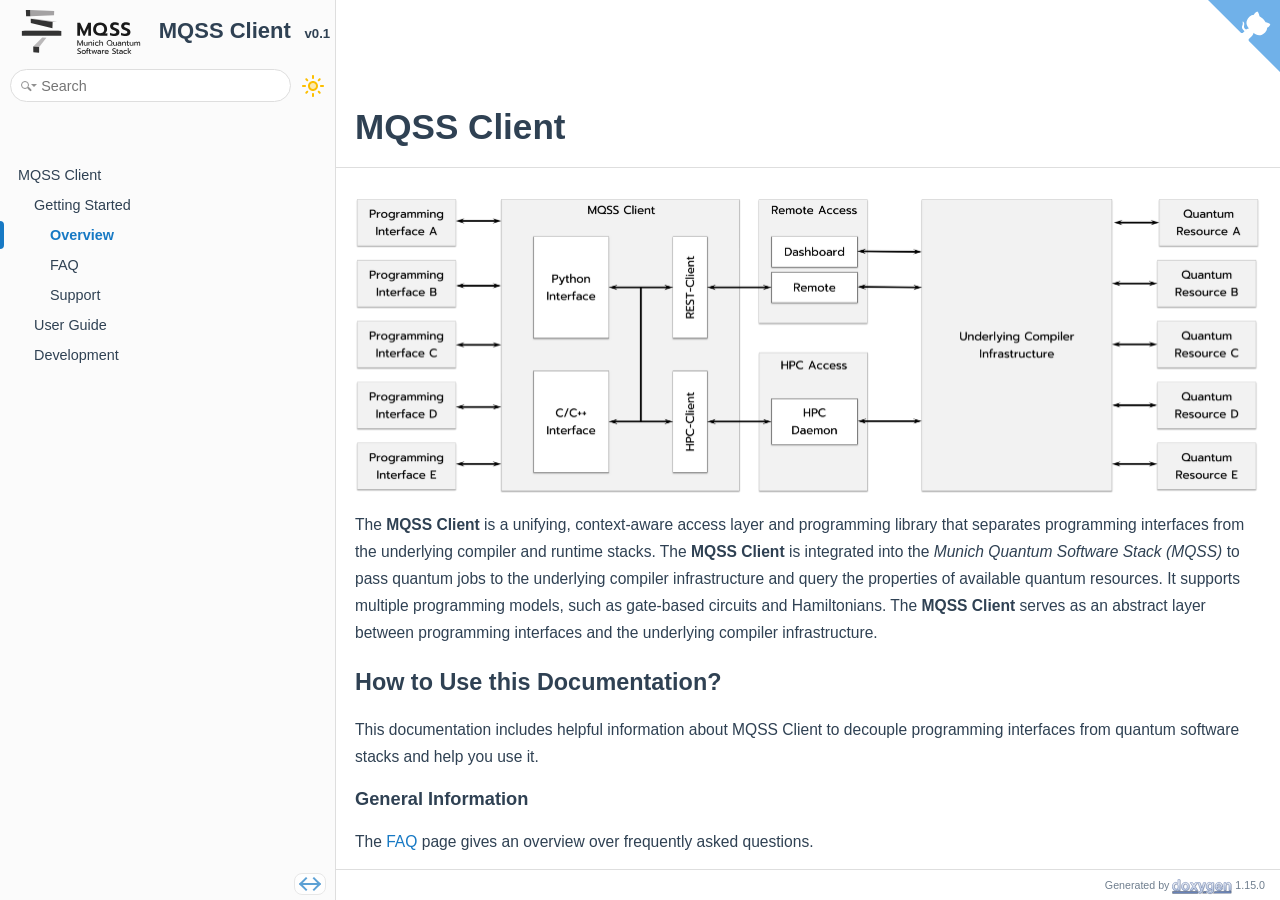
<file: index.html>
<!----------------------------------------------------------------------------
Copyright 2024 Munich Quantum Software Stack Project
Licensed under the Apache License, Version 2.0 with LLVM Exceptions (the
"License"); you may not use this file except in compliance with the License.
You may obtain a copy of the License at
https://github.com/Munich-Quantum-Software-Stack/QDMI/blob/develop/LICENSE
Unless required by applicable law or agreed to in writing, software
distributed under the License is distributed on an "AS IS" BASIS, WITHOUT
WARRANTIES OR CONDITIONS OF ANY KIND, either express or implied. See the
License for the specific language governing permissions and limitations under
the License.
SPDX-License-Identifier: Apache-2.0 WITH LLVM-exception
-------------------------------------------------------------------------- -->
<!-- HTML header generated by doxygen 1.12.0 via `doxygen -l layout.xml` -->
<!-- Included by the Doxygen.in file under the tag `HTML_HEADER` -->
<!DOCTYPE html PUBLIC "-//W3C//DTD XHTML 1.0 Transitional//EN" "https://www.w3.org/TR/xhtml1/DTD/xhtml1-transitional.dtd">
<html xmlns="http://www.w3.org/1999/xhtml" lang="en-US">
  <head>
    <meta http-equiv="Content-Type" content="text/xhtml;charset=UTF-8" />
    <meta http-equiv="X-UA-Compatible" content="IE=11" />
    <meta name="generator" content="Doxygen 1.15.0" />
    <meta name="viewport" content="width=device-width, initial-scale=1" />
    <title>MQSS Client: MQSS Client</title>
    <link href="tabs.css" rel="stylesheet" type="text/css" />
    <script type="text/javascript" src="jquery.js"></script>
    <script type="text/javascript" src="dynsections.js"></script>
    <script type="text/javascript" src="doxygen-awesome-darkmode-toggle.js"></script>
    <script type="text/javascript" src="doxygen-awesome-fragment-copy-button.js"></script>
    <script type="text/javascript" src="doxygen-awesome-paragraph-link.js"></script>
    <script type="text/javascript" src="doxygen-awesome-interactive-toc.js"></script>
    <script type="text/javascript" src="doxygen-awesome-tabs.js"></script>
    <script type="text/javascript">
      DoxygenAwesomeDarkModeToggle.init();
      DoxygenAwesomeFragmentCopyButton.init();
      DoxygenAwesomeParagraphLink.init();
      DoxygenAwesomeInteractiveToc.init();
      DoxygenAwesomeTabs.init();
    </script>
    <link href="navtree.css" rel="stylesheet" type="text/css"/>
<script type="text/javascript" src="navtreedata.js"></script>
<script type="text/javascript" src="navtree.js"></script>
<script type="text/javascript" src="cookie.js"></script>
 <link href="search/search.css" rel="stylesheet" type="text/css"/>
<script type="text/javascript" src="search/searchdata.js"></script>
<script type="text/javascript" src="search/search.js"></script>
    <link href="doxygen.css" rel="stylesheet" type="text/css" />
    <link href="doxygen-awesome.css" rel="stylesheet" type="text/css"/>
<link href="doxygen-awesome-sidebar-only.css" rel="stylesheet" type="text/css"/>
<link href="doxygen-awesome-sidebar-only-darkmode-toggle.css" rel="stylesheet" type="text/css"/>
<link href="style.css" rel="stylesheet" type="text/css"/>
  </head>
  <body>
    <!-- https://tholman.com/github-corners/ -->
    <a
      href="https://github.com/Munich-Quantum-Software-Stack/MQSS-Client"
      class="github-corner"
      title="View source on GitHub"
      target="_blank"
      rel="noopener noreferrer"
    >
      <svg
        viewBox="0 0 250 250"
        width="40"
        height="40"
        style="position: absolute; top: 0; border: 0; right: 0; z-index: 99"
        aria-hidden="true"
      >
        <path d="M0,0 L115,115 L130,115 L142,142 L250,250 L250,0 Z"></path>
        <path
          d="M128.3,109.0 C113.8,99.7 119.0,89.6 119.0,89.6 C122.0,82.7 120.5,78.6 120.5,78.6 C119.2,72.0 123.4,76.3 123.4,76.3 C127.3,80.9 125.5,87.3 125.5,87.3 C122.9,97.6 130.6,101.9 134.4,103.2"
          fill="currentColor"
          style="transform-origin: 130px 106px"
          class="octo-arm"
        ></path>
        <path
          d="M115.0,115.0 C114.9,115.1 118.7,116.5 119.8,115.4 L133.7,101.6 C136.9,99.2 139.9,98.4 142.2,98.6 C133.8,88.0 127.5,74.4 143.8,58.0 C148.5,53.4 154.0,51.2 159.7,51.0 C160.3,49.4 163.2,43.6 171.4,40.1 C171.4,40.1 176.1,42.5 178.8,56.2 C183.1,58.6 187.2,61.8 190.9,65.4 C194.5,69.0 197.7,73.2 200.1,77.6 C213.8,80.2 216.3,84.9 216.3,84.9 C212.7,93.1 206.9,96.0 205.4,96.6 C205.1,102.4 203.0,107.8 198.3,112.5 C181.9,128.9 168.3,122.5 157.7,114.1 C157.9,116.9 156.7,120.9 152.7,124.9 L141.0,136.5 C139.8,137.7 141.6,141.9 141.8,141.8 Z"
          fill="currentColor"
          class="octo-body"
        ></path>
      </svg>
    </a>
    <style>
      .github-corner:hover .octo-arm {
        animation: octocat-wave 560ms ease-in-out;
      }
      @keyframes octocat-wave {
        0%,
        100% {
          transform: rotate(0);
        }
        20%,
        60% {
          transform: rotate(-25deg);
        }
        40%,
        80% {
          transform: rotate(10deg);
        }
      }
      @media (max-width: 500px) {
        .github-corner:hover .octo-arm {
          animation: none;
        }
        .github-corner .octo-arm {
          animation: octocat-wave 560ms ease-in-out;
        }
      }
      /* image path depending on the color scheme */
      /* Default (light mode) */
      .logo {
        width: 130px;
        height: auto;
        display: block;
      }
      .logo {
        content: url("mqss_logo.svg"); /* this is set by doxygen, see PROJECT_LOGO in the Doxyfile.in */
      }
      /* Dark mode */
      html.dark-mode .logo {
        content: url("mqss_logo_dark.svg");
      }
    </style>
      <div id="top">
        <!-- do not remove this div, it is closed by doxygen! -->
        <div id="titlearea">
          <table cellspacing="0" cellpadding="0">
            <tbody>
              <tr id="projectrow">
                <td id="projectlogo"><img class="logo" alt="Logo"/></td>
                <td id="projectalign">
                  <div id="projectname">
                    MQSS Client<span id="projectnumber"
                      >&#160;v0.1</span
                    >
                  </div>
                </td>
              </tr>
            </tbody>
          </table>
        </div>
        <!-- end header part -->
<!-- Generated by Doxygen 1.15.0 -->
<script type="text/javascript">
var searchBox = new SearchBox("searchBox", "search/",'.html');
</script>
<script type="text/javascript">
$(function() { codefold.init(); });
</script>
<script type="text/javascript" src="menudata.js"></script>
<script type="text/javascript" src="menu.js"></script>
<script type="text/javascript">
$(function() {
  initMenu('',true,false,'search.php','Search',true);
  $(function() { init_search(); });
});
</script>
<div id="main-nav"></div>
</div><!-- top -->
<div id="side-nav" class="ui-resizable side-nav-resizable">
  <div id="nav-tree">
    <div id="nav-tree-contents">
      <div id="nav-sync" class="sync"></div>
    </div>
  </div>
  <div id="splitbar" style="-moz-user-select:none;" 
       class="ui-resizable-handle">
  </div>
</div>
<script type="text/javascript">
$(function(){initNavTree('index.html','',''); });
</script>
<div id="container">
<div id="doc-content">
<!-- window showing the filter options -->
<div id="MSearchSelectWindow"
     onmouseover="return searchBox.OnSearchSelectShow()"
     onmouseout="return searchBox.OnSearchSelectHide()"
     onkeydown="return searchBox.OnSearchSelectKey(event)">
</div>

<!-- iframe showing the search results (closed by default) -->
<div id="MSearchResultsWindow">
<div id="MSearchResults">
<div class="SRPage">
<div id="SRIndex">
<div id="SRResults"></div>
<div class="SRStatus" id="Loading">Loading...</div>
<div class="SRStatus" id="Searching">Searching...</div>
<div class="SRStatus" id="NoMatches">No Matches</div>
</div>
</div>
</div>
</div>

<div><div class="header">
  <div class="headertitle"><div class="title">MQSS Client </div></div>
</div><!--header-->
<div class="contents">
<div class="textblock"><p><a class="anchor" id="mainpage"></a></p>
<p><img src="mqss_client_structure.png" alt="MQSS Client Structure" class="mqss-client" class="inline"/></p>
<p>The <b>MQSS Client</b> is a unifying, context-aware access layer and programming library that separates programming interfaces from the underlying compiler and runtime stacks. The <b>MQSS Client</b> is integrated into the <em>Munich Quantum Software Stack (MQSS)</em> to pass quantum jobs to the underlying compiler infrastructure and query the properties of available quantum resources. It supports multiple programming models, such as gate-based circuits and Hamiltonians. The <b>MQSS Client</b> serves as an abstract layer between programming interfaces and the underlying compiler infrastructure.</p>
<h2>How to Use this Documentation?</h2>
<p>This documentation includes helpful information about MQSS Client to decouple programming interfaces from quantum software stacks and help you use it.</p>
<h3>General Information</h3>
<p>The <a class="el" href="md_docs_2faq.html">FAQ</a> page gives an overview over frequently asked questions.</p>
<h3>Hands-On</h3>
<p>The <a class="el" href="md_docs_2examples.html">Examples</a> page provides a collection of examples to see MQSS Client in action. </p>
</div></div><!-- PageDoc -->
<a href="doxygen_crawl.html"></a>
</div><!-- contents -->
</div><!-- doc-content -->
</div><!-- container -->
<!-- start footer part -->
<div id="nav-path" class="navpath"><!-- id is needed for treeview function! -->
  <ul>
    <li class="footer">Generated by <a href="https://www.doxygen.org/index.html"><img class="footer" src="doxygen.svg" width="104" height="31" alt="doxygen"/></a> 1.15.0 </li>
  </ul>
</div>
</body>
</html>
</file>
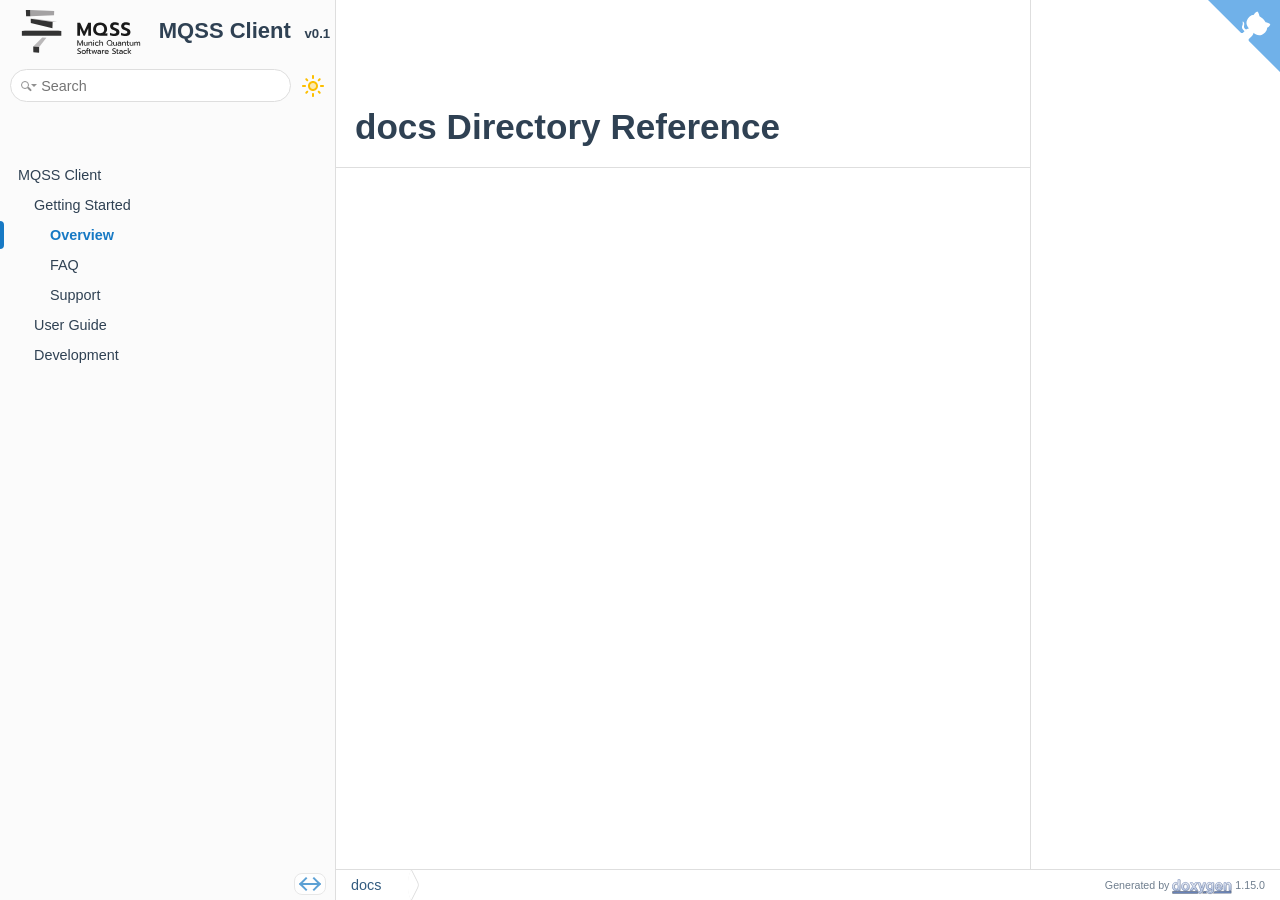
<file: dir_49e56c817e5e54854c35e136979f97ca.html>
<!----------------------------------------------------------------------------
Copyright 2024 Munich Quantum Software Stack Project
Licensed under the Apache License, Version 2.0 with LLVM Exceptions (the
"License"); you may not use this file except in compliance with the License.
You may obtain a copy of the License at
https://github.com/Munich-Quantum-Software-Stack/QDMI/blob/develop/LICENSE
Unless required by applicable law or agreed to in writing, software
distributed under the License is distributed on an "AS IS" BASIS, WITHOUT
WARRANTIES OR CONDITIONS OF ANY KIND, either express or implied. See the
License for the specific language governing permissions and limitations under
the License.
SPDX-License-Identifier: Apache-2.0 WITH LLVM-exception
-------------------------------------------------------------------------- -->
<!-- HTML header generated by doxygen 1.12.0 via `doxygen -l layout.xml` -->
<!-- Included by the Doxygen.in file under the tag `HTML_HEADER` -->
<!DOCTYPE html PUBLIC "-//W3C//DTD XHTML 1.0 Transitional//EN" "https://www.w3.org/TR/xhtml1/DTD/xhtml1-transitional.dtd">
<html xmlns="http://www.w3.org/1999/xhtml" lang="en-US">
  <head>
    <meta http-equiv="Content-Type" content="text/xhtml;charset=UTF-8" />
    <meta http-equiv="X-UA-Compatible" content="IE=11" />
    <meta name="generator" content="Doxygen 1.15.0" />
    <meta name="viewport" content="width=device-width, initial-scale=1" />
    <title>MQSS Client: docs Directory Reference</title>
    <link href="tabs.css" rel="stylesheet" type="text/css" />
    <script type="text/javascript" src="jquery.js"></script>
    <script type="text/javascript" src="dynsections.js"></script>
    <script type="text/javascript" src="doxygen-awesome-darkmode-toggle.js"></script>
    <script type="text/javascript" src="doxygen-awesome-fragment-copy-button.js"></script>
    <script type="text/javascript" src="doxygen-awesome-paragraph-link.js"></script>
    <script type="text/javascript" src="doxygen-awesome-interactive-toc.js"></script>
    <script type="text/javascript" src="doxygen-awesome-tabs.js"></script>
    <script type="text/javascript">
      DoxygenAwesomeDarkModeToggle.init();
      DoxygenAwesomeFragmentCopyButton.init();
      DoxygenAwesomeParagraphLink.init();
      DoxygenAwesomeInteractiveToc.init();
      DoxygenAwesomeTabs.init();
    </script>
    <link href="navtree.css" rel="stylesheet" type="text/css"/>
<script type="text/javascript" src="navtreedata.js"></script>
<script type="text/javascript" src="navtree.js"></script>
<script type="text/javascript" src="cookie.js"></script>
 <link href="search/search.css" rel="stylesheet" type="text/css"/>
<script type="text/javascript" src="search/searchdata.js"></script>
<script type="text/javascript" src="search/search.js"></script>
    <link href="doxygen.css" rel="stylesheet" type="text/css" />
    <link href="doxygen-awesome.css" rel="stylesheet" type="text/css"/>
<link href="doxygen-awesome-sidebar-only.css" rel="stylesheet" type="text/css"/>
<link href="doxygen-awesome-sidebar-only-darkmode-toggle.css" rel="stylesheet" type="text/css"/>
<link href="style.css" rel="stylesheet" type="text/css"/>
  </head>
  <body>
    <!-- https://tholman.com/github-corners/ -->
    <a
      href="https://github.com/Munich-Quantum-Software-Stack/MQSS-Client"
      class="github-corner"
      title="View source on GitHub"
      target="_blank"
      rel="noopener noreferrer"
    >
      <svg
        viewBox="0 0 250 250"
        width="40"
        height="40"
        style="position: absolute; top: 0; border: 0; right: 0; z-index: 99"
        aria-hidden="true"
      >
        <path d="M0,0 L115,115 L130,115 L142,142 L250,250 L250,0 Z"></path>
        <path
          d="M128.3,109.0 C113.8,99.7 119.0,89.6 119.0,89.6 C122.0,82.7 120.5,78.6 120.5,78.6 C119.2,72.0 123.4,76.3 123.4,76.3 C127.3,80.9 125.5,87.3 125.5,87.3 C122.9,97.6 130.6,101.9 134.4,103.2"
          fill="currentColor"
          style="transform-origin: 130px 106px"
          class="octo-arm"
        ></path>
        <path
          d="M115.0,115.0 C114.9,115.1 118.7,116.5 119.8,115.4 L133.7,101.6 C136.9,99.2 139.9,98.4 142.2,98.6 C133.8,88.0 127.5,74.4 143.8,58.0 C148.5,53.4 154.0,51.2 159.7,51.0 C160.3,49.4 163.2,43.6 171.4,40.1 C171.4,40.1 176.1,42.5 178.8,56.2 C183.1,58.6 187.2,61.8 190.9,65.4 C194.5,69.0 197.7,73.2 200.1,77.6 C213.8,80.2 216.3,84.9 216.3,84.9 C212.7,93.1 206.9,96.0 205.4,96.6 C205.1,102.4 203.0,107.8 198.3,112.5 C181.9,128.9 168.3,122.5 157.7,114.1 C157.9,116.9 156.7,120.9 152.7,124.9 L141.0,136.5 C139.8,137.7 141.6,141.9 141.8,141.8 Z"
          fill="currentColor"
          class="octo-body"
        ></path>
      </svg>
    </a>
    <style>
      .github-corner:hover .octo-arm {
        animation: octocat-wave 560ms ease-in-out;
      }
      @keyframes octocat-wave {
        0%,
        100% {
          transform: rotate(0);
        }
        20%,
        60% {
          transform: rotate(-25deg);
        }
        40%,
        80% {
          transform: rotate(10deg);
        }
      }
      @media (max-width: 500px) {
        .github-corner:hover .octo-arm {
          animation: none;
        }
        .github-corner .octo-arm {
          animation: octocat-wave 560ms ease-in-out;
        }
      }
      /* image path depending on the color scheme */
      /* Default (light mode) */
      .logo {
        width: 130px;
        height: auto;
        display: block;
      }
      .logo {
        content: url("mqss_logo.svg"); /* this is set by doxygen, see PROJECT_LOGO in the Doxyfile.in */
      }
      /* Dark mode */
      html.dark-mode .logo {
        content: url("mqss_logo_dark.svg");
      }
    </style>
      <div id="top">
        <!-- do not remove this div, it is closed by doxygen! -->
        <div id="titlearea">
          <table cellspacing="0" cellpadding="0">
            <tbody>
              <tr id="projectrow">
                <td id="projectlogo"><img class="logo" alt="Logo"/></td>
                <td id="projectalign">
                  <div id="projectname">
                    MQSS Client<span id="projectnumber"
                      >&#160;v0.1</span
                    >
                  </div>
                </td>
              </tr>
            </tbody>
          </table>
        </div>
        <!-- end header part -->
<!-- Generated by Doxygen 1.15.0 -->
<script type="text/javascript">
var searchBox = new SearchBox("searchBox", "search/",'.html');
</script>
<script type="text/javascript">
$(function() { codefold.init(); });
</script>
<script type="text/javascript" src="menudata.js"></script>
<script type="text/javascript" src="menu.js"></script>
<script type="text/javascript">
$(function() {
  initMenu('',true,false,'search.php','Search',true);
  $(function() { init_search(); });
});
</script>
<div id="main-nav"></div>
</div><!-- top -->
<div id="side-nav" class="ui-resizable side-nav-resizable">
  <div id="nav-tree">
    <div id="nav-tree-contents">
      <div id="nav-sync" class="sync"></div>
    </div>
  </div>
  <div id="splitbar" style="-moz-user-select:none;" 
       class="ui-resizable-handle">
  </div>
</div>
<script type="text/javascript">
$(function(){initNavTree('dir_49e56c817e5e54854c35e136979f97ca.html','',''); });
</script>
<div id="container">
<div id="doc-content">
<!-- window showing the filter options -->
<div id="MSearchSelectWindow"
     onmouseover="return searchBox.OnSearchSelectShow()"
     onmouseout="return searchBox.OnSearchSelectHide()"
     onkeydown="return searchBox.OnSearchSelectKey(event)">
</div>

<!-- iframe showing the search results (closed by default) -->
<div id="MSearchResultsWindow">
<div id="MSearchResults">
<div class="SRPage">
<div id="SRIndex">
<div id="SRResults"></div>
<div class="SRStatus" id="Loading">Loading...</div>
<div class="SRStatus" id="Searching">Searching...</div>
<div class="SRStatus" id="NoMatches">No Matches</div>
</div>
</div>
</div>
</div>

<div class="header">
  <div class="headertitle"><div class="title">docs Directory Reference</div></div>
</div><!--header-->
<div class="contents">
</div><!-- contents -->
</div><!-- doc-content -->
<div id="page-nav" class="page-nav-panel">
<div id="page-nav-resize-handle"></div>
<div id="page-nav-tree">
<div id="page-nav-contents">
</div><!-- page-nav-contents -->
</div><!-- page-nav-tree -->
</div><!-- page-nav -->
</div><!-- container -->
<!-- start footer part -->
<div id="nav-path" class="navpath"><!-- id is needed for treeview function! -->
  <ul>
    <li class="navelem"><b>docs</b></li>
    <li class="footer">Generated by <a href="https://www.doxygen.org/index.html"><img class="footer" src="doxygen.svg" width="104" height="31" alt="doxygen"/></a> 1.15.0 </li>
  </ul>
</div>
</body>
</html>
</file>
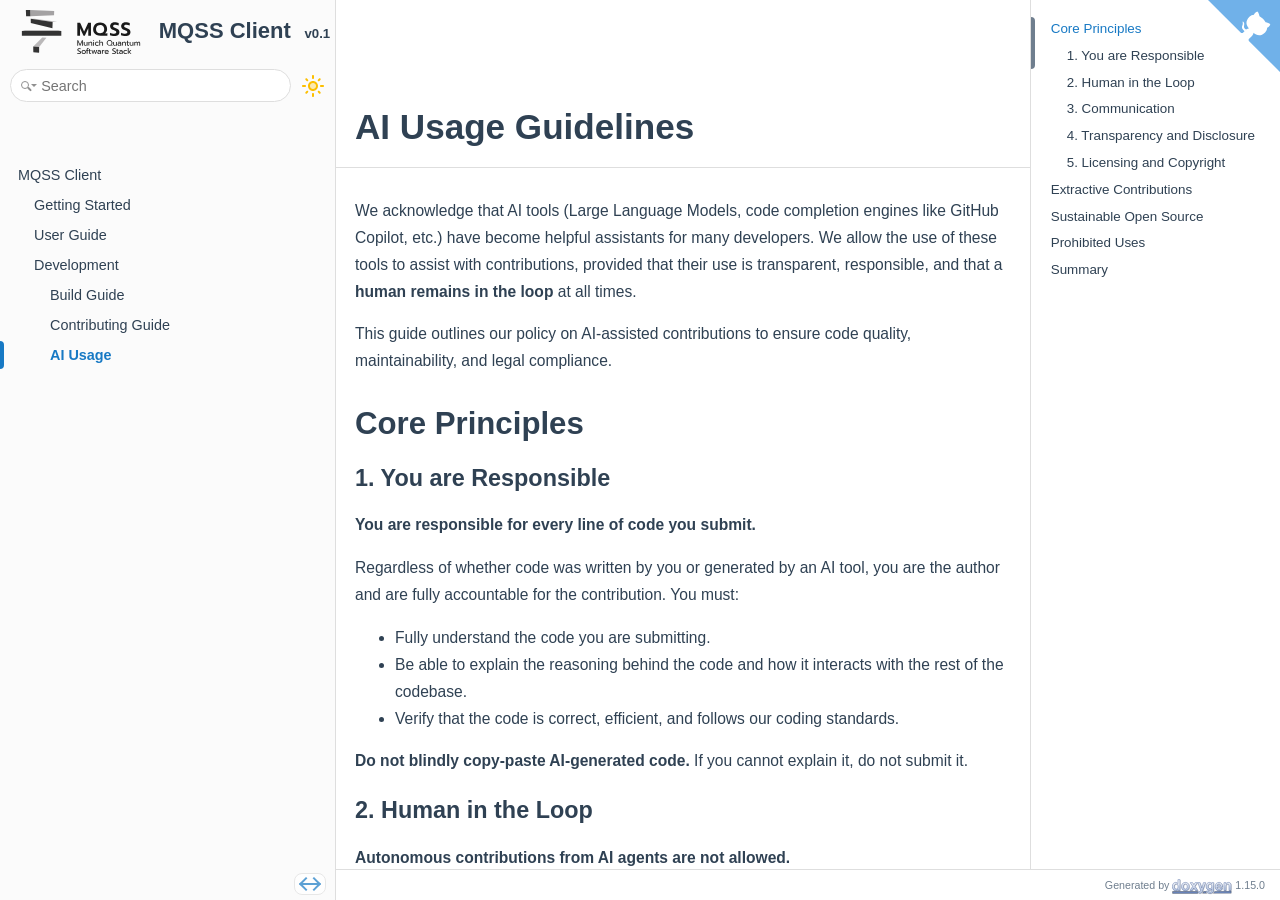
<file: md_docs_2ai__usage.html>
<!----------------------------------------------------------------------------
Copyright 2024 Munich Quantum Software Stack Project
Licensed under the Apache License, Version 2.0 with LLVM Exceptions (the
"License"); you may not use this file except in compliance with the License.
You may obtain a copy of the License at
https://github.com/Munich-Quantum-Software-Stack/QDMI/blob/develop/LICENSE
Unless required by applicable law or agreed to in writing, software
distributed under the License is distributed on an "AS IS" BASIS, WITHOUT
WARRANTIES OR CONDITIONS OF ANY KIND, either express or implied. See the
License for the specific language governing permissions and limitations under
the License.
SPDX-License-Identifier: Apache-2.0 WITH LLVM-exception
-------------------------------------------------------------------------- -->
<!-- HTML header generated by doxygen 1.12.0 via `doxygen -l layout.xml` -->
<!-- Included by the Doxygen.in file under the tag `HTML_HEADER` -->
<!DOCTYPE html PUBLIC "-//W3C//DTD XHTML 1.0 Transitional//EN" "https://www.w3.org/TR/xhtml1/DTD/xhtml1-transitional.dtd">
<html xmlns="http://www.w3.org/1999/xhtml" lang="en-US">
  <head>
    <meta http-equiv="Content-Type" content="text/xhtml;charset=UTF-8" />
    <meta http-equiv="X-UA-Compatible" content="IE=11" />
    <meta name="generator" content="Doxygen 1.15.0" />
    <meta name="viewport" content="width=device-width, initial-scale=1" />
    <title>MQSS Client: AI Usage Guidelines</title>
    <link href="tabs.css" rel="stylesheet" type="text/css" />
    <script type="text/javascript" src="jquery.js"></script>
    <script type="text/javascript" src="dynsections.js"></script>
    <script type="text/javascript" src="doxygen-awesome-darkmode-toggle.js"></script>
    <script type="text/javascript" src="doxygen-awesome-fragment-copy-button.js"></script>
    <script type="text/javascript" src="doxygen-awesome-paragraph-link.js"></script>
    <script type="text/javascript" src="doxygen-awesome-interactive-toc.js"></script>
    <script type="text/javascript" src="doxygen-awesome-tabs.js"></script>
    <script type="text/javascript">
      DoxygenAwesomeDarkModeToggle.init();
      DoxygenAwesomeFragmentCopyButton.init();
      DoxygenAwesomeParagraphLink.init();
      DoxygenAwesomeInteractiveToc.init();
      DoxygenAwesomeTabs.init();
    </script>
    <link href="navtree.css" rel="stylesheet" type="text/css"/>
<script type="text/javascript" src="navtreedata.js"></script>
<script type="text/javascript" src="navtree.js"></script>
<script type="text/javascript" src="cookie.js"></script>
 <link href="search/search.css" rel="stylesheet" type="text/css"/>
<script type="text/javascript" src="search/searchdata.js"></script>
<script type="text/javascript" src="search/search.js"></script>
    <link href="doxygen.css" rel="stylesheet" type="text/css" />
    <link href="doxygen-awesome.css" rel="stylesheet" type="text/css"/>
<link href="doxygen-awesome-sidebar-only.css" rel="stylesheet" type="text/css"/>
<link href="doxygen-awesome-sidebar-only-darkmode-toggle.css" rel="stylesheet" type="text/css"/>
<link href="style.css" rel="stylesheet" type="text/css"/>
  </head>
  <body>
    <!-- https://tholman.com/github-corners/ -->
    <a
      href="https://github.com/Munich-Quantum-Software-Stack/MQSS-Client"
      class="github-corner"
      title="View source on GitHub"
      target="_blank"
      rel="noopener noreferrer"
    >
      <svg
        viewBox="0 0 250 250"
        width="40"
        height="40"
        style="position: absolute; top: 0; border: 0; right: 0; z-index: 99"
        aria-hidden="true"
      >
        <path d="M0,0 L115,115 L130,115 L142,142 L250,250 L250,0 Z"></path>
        <path
          d="M128.3,109.0 C113.8,99.7 119.0,89.6 119.0,89.6 C122.0,82.7 120.5,78.6 120.5,78.6 C119.2,72.0 123.4,76.3 123.4,76.3 C127.3,80.9 125.5,87.3 125.5,87.3 C122.9,97.6 130.6,101.9 134.4,103.2"
          fill="currentColor"
          style="transform-origin: 130px 106px"
          class="octo-arm"
        ></path>
        <path
          d="M115.0,115.0 C114.9,115.1 118.7,116.5 119.8,115.4 L133.7,101.6 C136.9,99.2 139.9,98.4 142.2,98.6 C133.8,88.0 127.5,74.4 143.8,58.0 C148.5,53.4 154.0,51.2 159.7,51.0 C160.3,49.4 163.2,43.6 171.4,40.1 C171.4,40.1 176.1,42.5 178.8,56.2 C183.1,58.6 187.2,61.8 190.9,65.4 C194.5,69.0 197.7,73.2 200.1,77.6 C213.8,80.2 216.3,84.9 216.3,84.9 C212.7,93.1 206.9,96.0 205.4,96.6 C205.1,102.4 203.0,107.8 198.3,112.5 C181.9,128.9 168.3,122.5 157.7,114.1 C157.9,116.9 156.7,120.9 152.7,124.9 L141.0,136.5 C139.8,137.7 141.6,141.9 141.8,141.8 Z"
          fill="currentColor"
          class="octo-body"
        ></path>
      </svg>
    </a>
    <style>
      .github-corner:hover .octo-arm {
        animation: octocat-wave 560ms ease-in-out;
      }
      @keyframes octocat-wave {
        0%,
        100% {
          transform: rotate(0);
        }
        20%,
        60% {
          transform: rotate(-25deg);
        }
        40%,
        80% {
          transform: rotate(10deg);
        }
      }
      @media (max-width: 500px) {
        .github-corner:hover .octo-arm {
          animation: none;
        }
        .github-corner .octo-arm {
          animation: octocat-wave 560ms ease-in-out;
        }
      }
      /* image path depending on the color scheme */
      /* Default (light mode) */
      .logo {
        width: 130px;
        height: auto;
        display: block;
      }
      .logo {
        content: url("mqss_logo.svg"); /* this is set by doxygen, see PROJECT_LOGO in the Doxyfile.in */
      }
      /* Dark mode */
      html.dark-mode .logo {
        content: url("mqss_logo_dark.svg");
      }
    </style>
      <div id="top">
        <!-- do not remove this div, it is closed by doxygen! -->
        <div id="titlearea">
          <table cellspacing="0" cellpadding="0">
            <tbody>
              <tr id="projectrow">
                <td id="projectlogo"><img class="logo" alt="Logo"/></td>
                <td id="projectalign">
                  <div id="projectname">
                    MQSS Client<span id="projectnumber"
                      >&#160;v0.1</span
                    >
                  </div>
                </td>
              </tr>
            </tbody>
          </table>
        </div>
        <!-- end header part -->
<!-- Generated by Doxygen 1.15.0 -->
<script type="text/javascript">
var searchBox = new SearchBox("searchBox", "search/",'.html');
</script>
<script type="text/javascript">
$(function() { codefold.init(); });
</script>
<script type="text/javascript" src="menudata.js"></script>
<script type="text/javascript" src="menu.js"></script>
<script type="text/javascript">
$(function() {
  initMenu('',true,false,'search.php','Search',true);
  $(function() { init_search(); });
});
</script>
<div id="main-nav"></div>
</div><!-- top -->
<div id="side-nav" class="ui-resizable side-nav-resizable">
  <div id="nav-tree">
    <div id="nav-tree-contents">
      <div id="nav-sync" class="sync"></div>
    </div>
  </div>
  <div id="splitbar" style="-moz-user-select:none;" 
       class="ui-resizable-handle">
  </div>
</div>
<script type="text/javascript">
$(function(){initNavTree('md_docs_2ai__usage.html','',''); });
</script>
<div id="container">
<div id="doc-content">
<!-- window showing the filter options -->
<div id="MSearchSelectWindow"
     onmouseover="return searchBox.OnSearchSelectShow()"
     onmouseout="return searchBox.OnSearchSelectHide()"
     onkeydown="return searchBox.OnSearchSelectKey(event)">
</div>

<!-- iframe showing the search results (closed by default) -->
<div id="MSearchResultsWindow">
<div id="MSearchResults">
<div class="SRPage">
<div id="SRIndex">
<div id="SRResults"></div>
<div class="SRStatus" id="Loading">Loading...</div>
<div class="SRStatus" id="Searching">Searching...</div>
<div class="SRStatus" id="NoMatches">No Matches</div>
</div>
</div>
</div>
</div>

<div><div class="header">
  <div class="headertitle"><div class="title">AI Usage Guidelines </div></div>
</div><!--header-->
<div class="contents">
<div class="textblock"><p>We acknowledge that AI tools (Large Language Models, code completion engines like GitHub Copilot, etc.) have become helpful assistants for many developers. We allow the use of these tools to assist with contributions, provided that their use is transparent, responsible, and that a <b>human remains in the loop</b> at all times.</p>
<p>This guide outlines our policy on AI-assisted contributions to ensure code quality, maintainability, and legal compliance.</p>
<h1 class="doxsection"><a class="anchor" id="core-principles"></a>
Core Principles</h1>
<h2 class="doxsection"><a class="anchor" id="you-are-responsible"></a>
1. You are Responsible</h2>
<p><b>You are responsible for every line of code you submit.</b></p>
<p>Regardless of whether code was written by you or generated by an AI tool, you are the author and are fully accountable for the contribution. You must:</p>
<ul>
<li>Fully understand the code you are submitting.</li>
<li>Be able to explain the reasoning behind the code and how it interacts with the rest of the codebase.</li>
<li>Verify that the code is correct, efficient, and follows our coding standards.</li>
</ul>
<p><b>Do not blindly copy-paste AI-generated code.</b> If you cannot explain it, do not submit it.</p>
<h2 class="doxsection"><a class="anchor" id="human-in-the-loop"></a>
2. Human in the Loop</h2>
<p><b>Autonomous contributions from AI agents are not allowed.</b></p>
<p>When using AI tools, you must be the driver. The AI is the assistant.</p>
<ul>
<li><b>Review:</b> You must read and review all AI-generated code or text before submitting it.</li>
<li><b>Edit:</b> AI-generated code often requires significant editing to meet project standards and correctness.</li>
<li><b>Verify:</b> Ensure the code actually solves the problem and doesn't introduce subtle bugs or security vulnerabilities.</li>
</ul>
<h2 class="doxsection"><a class="anchor" id="communication"></a>
3. Communication</h2>
<p><b>Do not use AI tools to generate issue descriptions, pull request comments, or code reviews.</b></p>
<p>We value your personal input and communication. LLMs are notoriously unreliable and can produce "smart-sounding" but incorrect or irrelevant claims ("hallucinations"). Phrase your communications in your own words. It is more important that we can follow your reasoning than that the text sounds "perfect".</p>
<h2 class="doxsection"><a class="anchor" id="transparency-and-disclosure"></a>
4. Transparency and Disclosure</h2>
<p>Transparency helps the community understand the role of these tools and develop best practices.</p>
<p><b>We encourage you to disclose any AI assistance.</b> This helps us understand how these tools are being used and identify potential issues. You can disclose this information in the following ways:</p>
<ul>
<li><b>Commit Messages</b>: Add a trailer to your commit message in the form <span class="tt">Assisted-by: [Model Name] via [Tool Name]</span> (example: <span class="tt">Assisted-by: Claude Sonnet 4.6 via GitHub Copilot</span>)</li>
<li><b>PR Description</b>: Mention the tool (name and version) and how it was used in the PR description.</li>
</ul>
<h2 class="doxsection"><a class="anchor" id="licensing-and-copyright"></a>
5. Licensing and Copyright</h2>
<p>You are responsible for ensuring that your contribution does not violate any third-party licenses or copyrights.</p>
<ul>
<li><b>Originality</b>: Your submission must be your own original work of authorship.</li>
<li><b>Training Data</b>: Be aware that some AI tools may generate code that is substantially similar to their training data. You must ensure that you have the right to contribute the generated code under <a href="https://github.com/Munich-Quantum-Software-Stack/MQSS-Client/blob/main/LICENSE.md">our license</a>.</li>
</ul>
<h1 class="doxsection"><a class="anchor" id="extractive-contributions"></a>
Extractive Contributions</h1>
<p>Processing pull requests and comments for <b>MQSS Client</b> requires significant maintainer time and energy. Sending unreviewed AI output to open-source projects shifts the burden of verifying correctness from the contributor to the maintainer. We classify such contributions as "extractive" because they consume more community resources than they provide in value.</p>
<p>Our <b>golden rule</b> is that a contribution should be valuable enough to justify the review effort. Nadia Eghbal captures this concept in her book <em><a href="https://press.stripe.com/working-in-public">Working in Public</a></em>:</p>
<blockquote class="doxtable">
<p>"When attention is being appropriated, producers need to weigh the costs and benefits of the
transaction. To assess whether the appropriation of attention is net-positive, it's useful to
distinguish between &lt;em&gt;extractive&lt;/em&gt; and &lt;em&gt;non-extractive&lt;/em&gt; contributions. Extractive contributions are
those where the marginal cost of reviewing and merging that contribution is greater than the
marginal benefit to the project's producers. In the case of a code contribution, it might be a
pull request that's too complex or unwieldy to review, given the potential upside." — Nadia Eghbal </p>
</blockquote>
<p>Before AI tools became widespread, open-source project maintainers would often review all changes sent to the project simply because submitting a pull request was a sign of interest from a potential long-term contributor. However, AI tools now allow the rapid generation of large volumes of code, which can easily overwhelm maintainers if submitted without careful review. Our policy exists to ensure that maintainer time is spent on high-quality interactions rather than debugging AI-generated code.</p>
<h1 class="doxsection"><a class="anchor" id="sustainable-open-source"></a>
Sustainable Open Source</h1>
<p><b>MQSS Client</b> is committed to remaining free, open-source, and permissively licensed. We want to build a welcoming community where aspiring quantum software engineers can learn and grow. Reviewing contributions is a key part of this mentorship.</p>
<p>However, to keep the project sustainable, we must prioritize non-extractive contributions. By thoroughly reviewing and understanding your AI-assisted code before submission, you ensure that your contribution is a net positive for the project. This helps us maintain a healthy ecosystem where both the software and its contributors can thrive.</p>
<h1 class="doxsection"><a class="anchor" id="prohibited-uses"></a>
Prohibited Uses</h1>
<ul>
<li><b>"Good First Issues"</b>: Do not use AI tools to solve issues labeled as "good first issue". These are intended as learning opportunities for new contributors. Automating them defeats the purpose.</li>
<li><b>Spam</b>: Do not use AI to generate low-quality or repetitive comments/reviews ("AI Slop").</li>
<li><b>Unreviewed Code</b>: Submitting code that you, as a human, have not reviewed and tested yourself.</li>
</ul>
<h1 class="doxsection"><a class="anchor" id="summary"></a>
Summary</h1>
<p>We want to foster a welcoming community where developers can learn and grow. AI tools can be great for productivity, but they should not replace critical thinking or the learning process. If a maintainer judges that a contribution relies too heavily on unverified AI generation or lacks sufficient human understanding ("extractive contribution"), we may request that you revise it or close the PR.</p>
<hr  />
<p>Parts of this guide were inspired by or adapted from the contribution guidelines of</p>
<ul>
<li><a href="https://github.com/munich-quantum-toolkit">MQT</a>,</li>
<li><a href="https://github.com/astral-sh/uv/blob/c89a78ec085077f6344b0439ddf07fdad7336310/CONTRIBUTING.md">Astral</a>,</li>
<li><a href="https://github.com/Qiskit/qiskit/blob/cd8701690723d3d9602fac63fe0bd7ea618799be/CONTRIBUTING.md#use-of-ai-tools">Qiskit</a>,</li>
<li><a href="https://github.com/llvm/llvm-project/blob/9b6391f9c439c9926e8587b7b940e9a1e98a7819/llvm/docs/AIToolPolicy.md">LLVM</a>, including the sources therein, such as <a href="https://communityblog.fedoraproject.org/council-policy-proposal-policy-on-ai-assisted-contributions/">Fedora Council Policy Proposal: Policy on AI-Assisted Contributions (fetched 2026-03-12)</a>, which is licensed under the <a href="https://creativecommons.org/licenses/by/4.0/">Creative Commons Attribution 4.0 International License</a>.</li>
</ul>
<p>with the help of Gemini 3 Pro (Preview). The links above serve as attribution. </p>
</div></div><!-- contents -->
</div><!-- PageDoc -->
</div><!-- doc-content -->
<div id="page-nav" class="page-nav-panel">
<div id="page-nav-resize-handle"></div>
<div id="page-nav-tree">
<div id="page-nav-contents">
</div><!-- page-nav-contents -->
</div><!-- page-nav-tree -->
</div><!-- page-nav -->
</div><!-- container -->
<!-- start footer part -->
<div id="nav-path" class="navpath"><!-- id is needed for treeview function! -->
  <ul>
    <li class="footer">Generated by <a href="https://www.doxygen.org/index.html"><img class="footer" src="doxygen.svg" width="104" height="31" alt="doxygen"/></a> 1.15.0 </li>
  </ul>
</div>
</body>
</html>
</file>
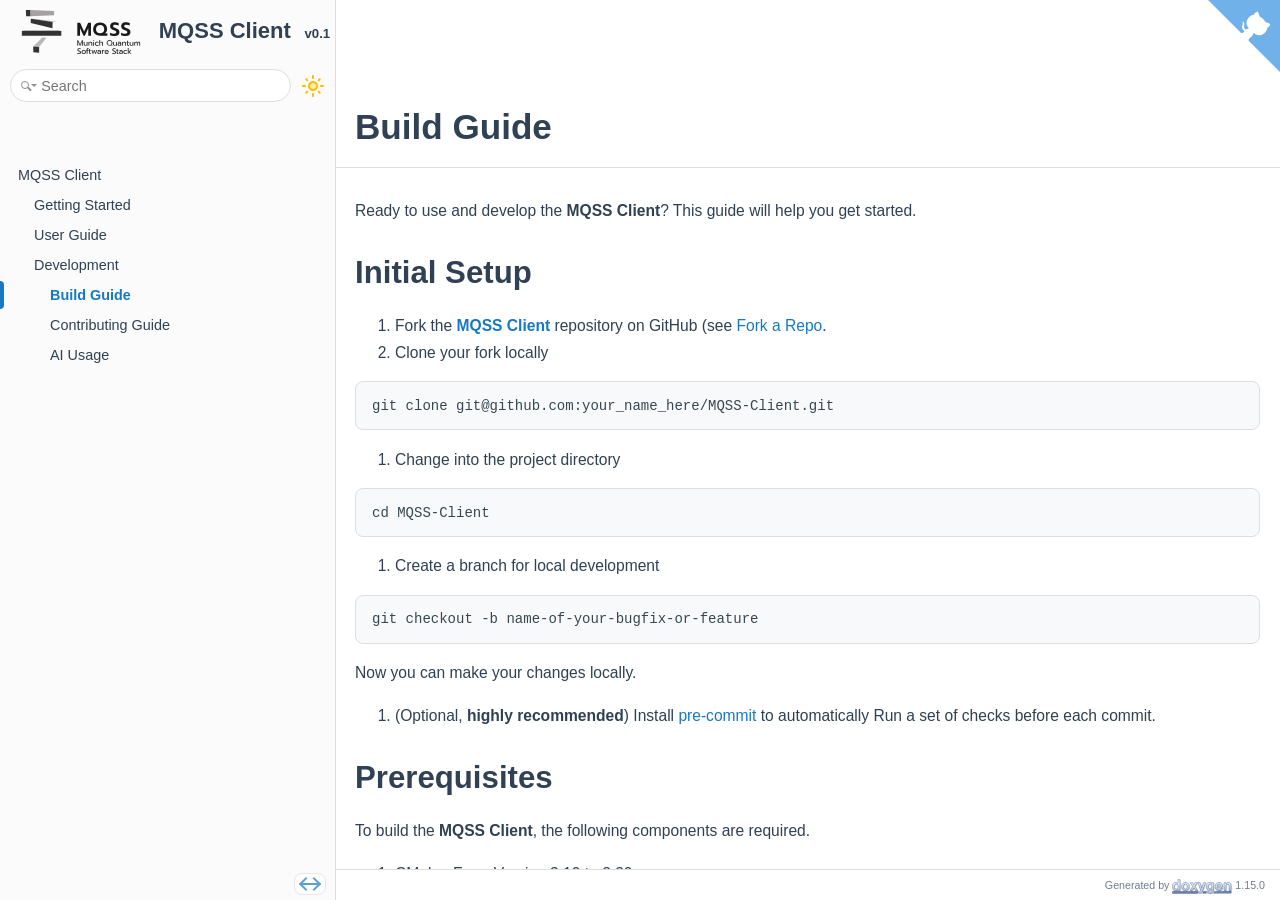
<file: md_docs_2build.html>
<!----------------------------------------------------------------------------
Copyright 2024 Munich Quantum Software Stack Project
Licensed under the Apache License, Version 2.0 with LLVM Exceptions (the
"License"); you may not use this file except in compliance with the License.
You may obtain a copy of the License at
https://github.com/Munich-Quantum-Software-Stack/QDMI/blob/develop/LICENSE
Unless required by applicable law or agreed to in writing, software
distributed under the License is distributed on an "AS IS" BASIS, WITHOUT
WARRANTIES OR CONDITIONS OF ANY KIND, either express or implied. See the
License for the specific language governing permissions and limitations under
the License.
SPDX-License-Identifier: Apache-2.0 WITH LLVM-exception
-------------------------------------------------------------------------- -->
<!-- HTML header generated by doxygen 1.12.0 via `doxygen -l layout.xml` -->
<!-- Included by the Doxygen.in file under the tag `HTML_HEADER` -->
<!DOCTYPE html PUBLIC "-//W3C//DTD XHTML 1.0 Transitional//EN" "https://www.w3.org/TR/xhtml1/DTD/xhtml1-transitional.dtd">
<html xmlns="http://www.w3.org/1999/xhtml" lang="en-US">
  <head>
    <meta http-equiv="Content-Type" content="text/xhtml;charset=UTF-8" />
    <meta http-equiv="X-UA-Compatible" content="IE=11" />
    <meta name="generator" content="Doxygen 1.15.0" />
    <meta name="viewport" content="width=device-width, initial-scale=1" />
    <title>MQSS Client: Build Guide</title>
    <link href="tabs.css" rel="stylesheet" type="text/css" />
    <script type="text/javascript" src="jquery.js"></script>
    <script type="text/javascript" src="dynsections.js"></script>
    <script type="text/javascript" src="doxygen-awesome-darkmode-toggle.js"></script>
    <script type="text/javascript" src="doxygen-awesome-fragment-copy-button.js"></script>
    <script type="text/javascript" src="doxygen-awesome-paragraph-link.js"></script>
    <script type="text/javascript" src="doxygen-awesome-interactive-toc.js"></script>
    <script type="text/javascript" src="doxygen-awesome-tabs.js"></script>
    <script type="text/javascript">
      DoxygenAwesomeDarkModeToggle.init();
      DoxygenAwesomeFragmentCopyButton.init();
      DoxygenAwesomeParagraphLink.init();
      DoxygenAwesomeInteractiveToc.init();
      DoxygenAwesomeTabs.init();
    </script>
    <link href="navtree.css" rel="stylesheet" type="text/css"/>
<script type="text/javascript" src="navtreedata.js"></script>
<script type="text/javascript" src="navtree.js"></script>
<script type="text/javascript" src="cookie.js"></script>
 <link href="search/search.css" rel="stylesheet" type="text/css"/>
<script type="text/javascript" src="search/searchdata.js"></script>
<script type="text/javascript" src="search/search.js"></script>
    <link href="doxygen.css" rel="stylesheet" type="text/css" />
    <link href="doxygen-awesome.css" rel="stylesheet" type="text/css"/>
<link href="doxygen-awesome-sidebar-only.css" rel="stylesheet" type="text/css"/>
<link href="doxygen-awesome-sidebar-only-darkmode-toggle.css" rel="stylesheet" type="text/css"/>
<link href="style.css" rel="stylesheet" type="text/css"/>
  </head>
  <body>
    <!-- https://tholman.com/github-corners/ -->
    <a
      href="https://github.com/Munich-Quantum-Software-Stack/MQSS-Client"
      class="github-corner"
      title="View source on GitHub"
      target="_blank"
      rel="noopener noreferrer"
    >
      <svg
        viewBox="0 0 250 250"
        width="40"
        height="40"
        style="position: absolute; top: 0; border: 0; right: 0; z-index: 99"
        aria-hidden="true"
      >
        <path d="M0,0 L115,115 L130,115 L142,142 L250,250 L250,0 Z"></path>
        <path
          d="M128.3,109.0 C113.8,99.7 119.0,89.6 119.0,89.6 C122.0,82.7 120.5,78.6 120.5,78.6 C119.2,72.0 123.4,76.3 123.4,76.3 C127.3,80.9 125.5,87.3 125.5,87.3 C122.9,97.6 130.6,101.9 134.4,103.2"
          fill="currentColor"
          style="transform-origin: 130px 106px"
          class="octo-arm"
        ></path>
        <path
          d="M115.0,115.0 C114.9,115.1 118.7,116.5 119.8,115.4 L133.7,101.6 C136.9,99.2 139.9,98.4 142.2,98.6 C133.8,88.0 127.5,74.4 143.8,58.0 C148.5,53.4 154.0,51.2 159.7,51.0 C160.3,49.4 163.2,43.6 171.4,40.1 C171.4,40.1 176.1,42.5 178.8,56.2 C183.1,58.6 187.2,61.8 190.9,65.4 C194.5,69.0 197.7,73.2 200.1,77.6 C213.8,80.2 216.3,84.9 216.3,84.9 C212.7,93.1 206.9,96.0 205.4,96.6 C205.1,102.4 203.0,107.8 198.3,112.5 C181.9,128.9 168.3,122.5 157.7,114.1 C157.9,116.9 156.7,120.9 152.7,124.9 L141.0,136.5 C139.8,137.7 141.6,141.9 141.8,141.8 Z"
          fill="currentColor"
          class="octo-body"
        ></path>
      </svg>
    </a>
    <style>
      .github-corner:hover .octo-arm {
        animation: octocat-wave 560ms ease-in-out;
      }
      @keyframes octocat-wave {
        0%,
        100% {
          transform: rotate(0);
        }
        20%,
        60% {
          transform: rotate(-25deg);
        }
        40%,
        80% {
          transform: rotate(10deg);
        }
      }
      @media (max-width: 500px) {
        .github-corner:hover .octo-arm {
          animation: none;
        }
        .github-corner .octo-arm {
          animation: octocat-wave 560ms ease-in-out;
        }
      }
      /* image path depending on the color scheme */
      /* Default (light mode) */
      .logo {
        width: 130px;
        height: auto;
        display: block;
      }
      .logo {
        content: url("mqss_logo.svg"); /* this is set by doxygen, see PROJECT_LOGO in the Doxyfile.in */
      }
      /* Dark mode */
      html.dark-mode .logo {
        content: url("mqss_logo_dark.svg");
      }
    </style>
      <div id="top">
        <!-- do not remove this div, it is closed by doxygen! -->
        <div id="titlearea">
          <table cellspacing="0" cellpadding="0">
            <tbody>
              <tr id="projectrow">
                <td id="projectlogo"><img class="logo" alt="Logo"/></td>
                <td id="projectalign">
                  <div id="projectname">
                    MQSS Client<span id="projectnumber"
                      >&#160;v0.1</span
                    >
                  </div>
                </td>
              </tr>
            </tbody>
          </table>
        </div>
        <!-- end header part -->
<!-- Generated by Doxygen 1.15.0 -->
<script type="text/javascript">
var searchBox = new SearchBox("searchBox", "search/",'.html');
</script>
<script type="text/javascript">
$(function() { codefold.init(); });
</script>
<script type="text/javascript" src="menudata.js"></script>
<script type="text/javascript" src="menu.js"></script>
<script type="text/javascript">
$(function() {
  initMenu('',true,false,'search.php','Search',true);
  $(function() { init_search(); });
});
</script>
<div id="main-nav"></div>
</div><!-- top -->
<div id="side-nav" class="ui-resizable side-nav-resizable">
  <div id="nav-tree">
    <div id="nav-tree-contents">
      <div id="nav-sync" class="sync"></div>
    </div>
  </div>
  <div id="splitbar" style="-moz-user-select:none;" 
       class="ui-resizable-handle">
  </div>
</div>
<script type="text/javascript">
$(function(){initNavTree('md_docs_2build.html','',''); });
</script>
<div id="container">
<div id="doc-content">
<!-- window showing the filter options -->
<div id="MSearchSelectWindow"
     onmouseover="return searchBox.OnSearchSelectShow()"
     onmouseout="return searchBox.OnSearchSelectHide()"
     onkeydown="return searchBox.OnSearchSelectKey(event)">
</div>

<!-- iframe showing the search results (closed by default) -->
<div id="MSearchResultsWindow">
<div id="MSearchResults">
<div class="SRPage">
<div id="SRIndex">
<div id="SRResults"></div>
<div class="SRStatus" id="Loading">Loading...</div>
<div class="SRStatus" id="Searching">Searching...</div>
<div class="SRStatus" id="NoMatches">No Matches</div>
</div>
</div>
</div>
</div>

<div><div class="header">
  <div class="headertitle"><div class="title">Build Guide </div></div>
</div><!--header-->
<div class="contents">
<div class="textblock"><p>Ready to use and develop the <b>MQSS Client</b>? This guide will help you get started.</p>
<h1>Initial Setup</h1>
<ol type="1">
<li>Fork the <a href="https://github.com/Munich-Quantum-Software-Stack/MQSS-Client"><b>MQSS Client</b></a> repository on GitHub (see <a href="https://docs.github.com/en/get-started/quickstart/fork-a-repo">Fork a Repo</a>.</li>
<li>Clone your fork locally</li>
</ol>
<div class="fragment"><div class="line">git clone git@github.com:your_name_here/MQSS-Client.git</div>
</div><!-- fragment --><ol type="1">
<li>Change into the project directory</li>
</ol>
<div class="fragment"><div class="line">cd MQSS-Client</div>
</div><!-- fragment --><ol type="1">
<li>Create a branch for local development</li>
</ol>
<div class="fragment"><div class="line">git checkout -b name-of-your-bugfix-or-feature</div>
</div><!-- fragment --><p>Now you can make your changes locally.</p>
<ol type="1">
<li>(Optional, <b>highly recommended</b>) Install <a href="https://pre-commit.com/">pre-commit</a> to automatically Run a set of checks before each commit.</li>
</ol>
<h1>Prerequisites</h1>
<p>To build the <b>MQSS Client</b>, the following components are required.</p>
<ol type="1">
<li>CMake, From Version 3.19 to 3.30.</li>
<li>Compiler that supports C++-17 (Every version after Clang 5 and GCC 8).</li>
<li>Doxygen 1.15 to build documentation.</li>
<li>CURL to communicate with the REST API.</li>
<li>RabbitMQ-C to communicate with the RabbitMQ Queues.</li>
<li>Niels Lohmann's JSON to parse the JSON data.</li>
<li>Pybind11 to create Python bindings.</li>
</ol>
<blockquote class="doxtable">
<p>[!NOTE] We strongly recommend using Dev Containers with Visual Studio Code. We provided the required configurations. </p>
</blockquote>
<h1>Build</h1>
<p>As stated earlier, building the project requires a C++ compiler supporting C++17 and a minimum CMake version version 3.19.</p>
<p>After cloning the repository and changing the directory, run the command below to configure the project:</p>
<div class="fragment"><div class="line">cmake -S . -B build</div>
</div><!-- fragment --><p>After the configuration, run the command below to build the project:</p>
<div class="fragment"><div class="line">cmake --build build</div>
</div><!-- fragment --> </div></div><!-- contents -->
</div><!-- PageDoc -->
</div><!-- doc-content -->
</div><!-- container -->
<!-- start footer part -->
<div id="nav-path" class="navpath"><!-- id is needed for treeview function! -->
  <ul>
    <li class="footer">Generated by <a href="https://www.doxygen.org/index.html"><img class="footer" src="doxygen.svg" width="104" height="31" alt="doxygen"/></a> 1.15.0 </li>
  </ul>
</div>
</body>
</html>
</file>
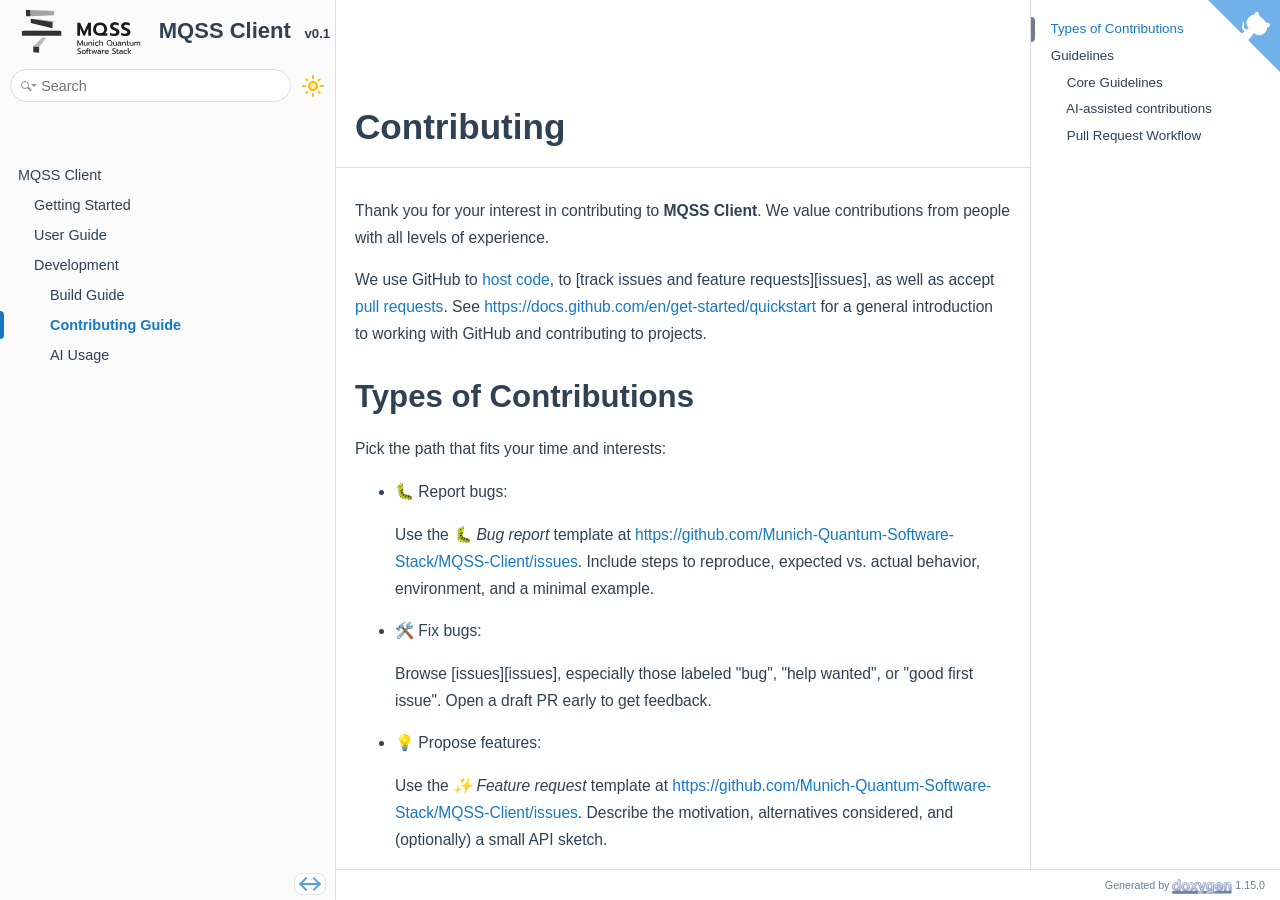
<file: md_docs_2contributing.html>
<!----------------------------------------------------------------------------
Copyright 2024 Munich Quantum Software Stack Project
Licensed under the Apache License, Version 2.0 with LLVM Exceptions (the
"License"); you may not use this file except in compliance with the License.
You may obtain a copy of the License at
https://github.com/Munich-Quantum-Software-Stack/QDMI/blob/develop/LICENSE
Unless required by applicable law or agreed to in writing, software
distributed under the License is distributed on an "AS IS" BASIS, WITHOUT
WARRANTIES OR CONDITIONS OF ANY KIND, either express or implied. See the
License for the specific language governing permissions and limitations under
the License.
SPDX-License-Identifier: Apache-2.0 WITH LLVM-exception
-------------------------------------------------------------------------- -->
<!-- HTML header generated by doxygen 1.12.0 via `doxygen -l layout.xml` -->
<!-- Included by the Doxygen.in file under the tag `HTML_HEADER` -->
<!DOCTYPE html PUBLIC "-//W3C//DTD XHTML 1.0 Transitional//EN" "https://www.w3.org/TR/xhtml1/DTD/xhtml1-transitional.dtd">
<html xmlns="http://www.w3.org/1999/xhtml" lang="en-US">
  <head>
    <meta http-equiv="Content-Type" content="text/xhtml;charset=UTF-8" />
    <meta http-equiv="X-UA-Compatible" content="IE=11" />
    <meta name="generator" content="Doxygen 1.15.0" />
    <meta name="viewport" content="width=device-width, initial-scale=1" />
    <title>MQSS Client: Contributing</title>
    <link href="tabs.css" rel="stylesheet" type="text/css" />
    <script type="text/javascript" src="jquery.js"></script>
    <script type="text/javascript" src="dynsections.js"></script>
    <script type="text/javascript" src="doxygen-awesome-darkmode-toggle.js"></script>
    <script type="text/javascript" src="doxygen-awesome-fragment-copy-button.js"></script>
    <script type="text/javascript" src="doxygen-awesome-paragraph-link.js"></script>
    <script type="text/javascript" src="doxygen-awesome-interactive-toc.js"></script>
    <script type="text/javascript" src="doxygen-awesome-tabs.js"></script>
    <script type="text/javascript">
      DoxygenAwesomeDarkModeToggle.init();
      DoxygenAwesomeFragmentCopyButton.init();
      DoxygenAwesomeParagraphLink.init();
      DoxygenAwesomeInteractiveToc.init();
      DoxygenAwesomeTabs.init();
    </script>
    <link href="navtree.css" rel="stylesheet" type="text/css"/>
<script type="text/javascript" src="navtreedata.js"></script>
<script type="text/javascript" src="navtree.js"></script>
<script type="text/javascript" src="cookie.js"></script>
 <link href="search/search.css" rel="stylesheet" type="text/css"/>
<script type="text/javascript" src="search/searchdata.js"></script>
<script type="text/javascript" src="search/search.js"></script>
    <link href="doxygen.css" rel="stylesheet" type="text/css" />
    <link href="doxygen-awesome.css" rel="stylesheet" type="text/css"/>
<link href="doxygen-awesome-sidebar-only.css" rel="stylesheet" type="text/css"/>
<link href="doxygen-awesome-sidebar-only-darkmode-toggle.css" rel="stylesheet" type="text/css"/>
<link href="style.css" rel="stylesheet" type="text/css"/>
  </head>
  <body>
    <!-- https://tholman.com/github-corners/ -->
    <a
      href="https://github.com/Munich-Quantum-Software-Stack/MQSS-Client"
      class="github-corner"
      title="View source on GitHub"
      target="_blank"
      rel="noopener noreferrer"
    >
      <svg
        viewBox="0 0 250 250"
        width="40"
        height="40"
        style="position: absolute; top: 0; border: 0; right: 0; z-index: 99"
        aria-hidden="true"
      >
        <path d="M0,0 L115,115 L130,115 L142,142 L250,250 L250,0 Z"></path>
        <path
          d="M128.3,109.0 C113.8,99.7 119.0,89.6 119.0,89.6 C122.0,82.7 120.5,78.6 120.5,78.6 C119.2,72.0 123.4,76.3 123.4,76.3 C127.3,80.9 125.5,87.3 125.5,87.3 C122.9,97.6 130.6,101.9 134.4,103.2"
          fill="currentColor"
          style="transform-origin: 130px 106px"
          class="octo-arm"
        ></path>
        <path
          d="M115.0,115.0 C114.9,115.1 118.7,116.5 119.8,115.4 L133.7,101.6 C136.9,99.2 139.9,98.4 142.2,98.6 C133.8,88.0 127.5,74.4 143.8,58.0 C148.5,53.4 154.0,51.2 159.7,51.0 C160.3,49.4 163.2,43.6 171.4,40.1 C171.4,40.1 176.1,42.5 178.8,56.2 C183.1,58.6 187.2,61.8 190.9,65.4 C194.5,69.0 197.7,73.2 200.1,77.6 C213.8,80.2 216.3,84.9 216.3,84.9 C212.7,93.1 206.9,96.0 205.4,96.6 C205.1,102.4 203.0,107.8 198.3,112.5 C181.9,128.9 168.3,122.5 157.7,114.1 C157.9,116.9 156.7,120.9 152.7,124.9 L141.0,136.5 C139.8,137.7 141.6,141.9 141.8,141.8 Z"
          fill="currentColor"
          class="octo-body"
        ></path>
      </svg>
    </a>
    <style>
      .github-corner:hover .octo-arm {
        animation: octocat-wave 560ms ease-in-out;
      }
      @keyframes octocat-wave {
        0%,
        100% {
          transform: rotate(0);
        }
        20%,
        60% {
          transform: rotate(-25deg);
        }
        40%,
        80% {
          transform: rotate(10deg);
        }
      }
      @media (max-width: 500px) {
        .github-corner:hover .octo-arm {
          animation: none;
        }
        .github-corner .octo-arm {
          animation: octocat-wave 560ms ease-in-out;
        }
      }
      /* image path depending on the color scheme */
      /* Default (light mode) */
      .logo {
        width: 130px;
        height: auto;
        display: block;
      }
      .logo {
        content: url("mqss_logo.svg"); /* this is set by doxygen, see PROJECT_LOGO in the Doxyfile.in */
      }
      /* Dark mode */
      html.dark-mode .logo {
        content: url("mqss_logo_dark.svg");
      }
    </style>
      <div id="top">
        <!-- do not remove this div, it is closed by doxygen! -->
        <div id="titlearea">
          <table cellspacing="0" cellpadding="0">
            <tbody>
              <tr id="projectrow">
                <td id="projectlogo"><img class="logo" alt="Logo"/></td>
                <td id="projectalign">
                  <div id="projectname">
                    MQSS Client<span id="projectnumber"
                      >&#160;v0.1</span
                    >
                  </div>
                </td>
              </tr>
            </tbody>
          </table>
        </div>
        <!-- end header part -->
<!-- Generated by Doxygen 1.15.0 -->
<script type="text/javascript">
var searchBox = new SearchBox("searchBox", "search/",'.html');
</script>
<script type="text/javascript">
$(function() { codefold.init(); });
</script>
<script type="text/javascript" src="menudata.js"></script>
<script type="text/javascript" src="menu.js"></script>
<script type="text/javascript">
$(function() {
  initMenu('',true,false,'search.php','Search',true);
  $(function() { init_search(); });
});
</script>
<div id="main-nav"></div>
</div><!-- top -->
<div id="side-nav" class="ui-resizable side-nav-resizable">
  <div id="nav-tree">
    <div id="nav-tree-contents">
      <div id="nav-sync" class="sync"></div>
    </div>
  </div>
  <div id="splitbar" style="-moz-user-select:none;" 
       class="ui-resizable-handle">
  </div>
</div>
<script type="text/javascript">
$(function(){initNavTree('md_docs_2contributing.html','',''); });
</script>
<div id="container">
<div id="doc-content">
<!-- window showing the filter options -->
<div id="MSearchSelectWindow"
     onmouseover="return searchBox.OnSearchSelectShow()"
     onmouseout="return searchBox.OnSearchSelectHide()"
     onkeydown="return searchBox.OnSearchSelectKey(event)">
</div>

<!-- iframe showing the search results (closed by default) -->
<div id="MSearchResultsWindow">
<div id="MSearchResults">
<div class="SRPage">
<div id="SRIndex">
<div id="SRResults"></div>
<div class="SRStatus" id="Loading">Loading...</div>
<div class="SRStatus" id="Searching">Searching...</div>
<div class="SRStatus" id="NoMatches">No Matches</div>
</div>
</div>
</div>
</div>

<div><div class="header">
  <div class="headertitle"><div class="title">Contributing </div></div>
</div><!--header-->
<div class="contents">
<div class="textblock"><p>Thank you for your interest in contributing to <b>MQSS Client</b>. We value contributions from people with all levels of experience.</p>
<p>We use GitHub to <a href="https://github.com/Munich-Quantum-Software-Stack/MQSS Client">host code</a>, to [track issues and feature requests][issues], as well as accept <a href="https://github.com/Munich-Quantum-Software-Stack/MQSS Client/pulls">pull requests</a>. See <a href="https://docs.github.com/en/get-started/quickstart">https://docs.github.com/en/get-started/quickstart</a> for a general introduction to working with GitHub and contributing to projects.</p>
<h1 class="doxsection"><a class="anchor" id="types-of-contributions"></a>
Types of Contributions</h1>
<p>Pick the path that fits your time and interests:</p>
<ul>
<li><p class="startli">🐛 Report bugs:</p>
<p class="startli">Use the <em>🐛 Bug report</em> template at <a href="https://github.com/Munich-Quantum-Software-Stack/MQSS-Client/issues">https://github.com/Munich-Quantum-Software-Stack/MQSS-Client/issues</a>. Include steps to reproduce, expected vs. actual behavior, environment, and a minimal example.</p>
</li>
<li><p class="startli">🛠️ Fix bugs:</p>
<p class="startli">Browse [issues][issues], especially those labeled "bug", "help wanted", or "good first issue". Open a draft PR early to get feedback.</p>
</li>
<li><p class="startli">💡 Propose features:</p>
<p class="startli">Use the <em>✨ Feature request</em> template at <a href="https://github.com/Munich-Quantum-Software-Stack/MQSS-Client/issues">https://github.com/Munich-Quantum-Software-Stack/MQSS-Client/issues</a>. Describe the motivation, alternatives considered, and (optionally) a small API sketch.</p>
</li>
<li><p class="startli">✨ Implement features:</p>
<p class="startli">Pick items labeled "feature" or "enhancement". Coordinate in the issue first if the change is substantial; start with a draft PR.</p>
</li>
<li><p class="startli">📝 Improve documentation:</p>
<p class="startli">Add or refine docstrings, tutorials, and examples; fix typos; clarify explanations. Small documentation-only PRs are very welcome.</p>
</li>
<li><p class="startli">⚡️ Performance and reliability:</p>
<p class="startli">Profile hot paths, add benchmarks, reduce allocations, deflake tests, and improve error messages.</p>
</li>
<li><p class="startli">📦 Packaging and tooling:</p>
<p class="startli">Improve build configuration, type hints/stubs, CI workflows, and platform wheels. Incremental tooling fixes have a big impact.</p>
</li>
<li><p class="startli">🙌 Community support:</p>
<p class="startli">Triage issues, reproduce reports, and answer questions in Discussions: <a href="https://github.com/Munich-Quantum-Software-Stack/MQSS-Client/discussions">https://github.com/Munich-Quantum-Software-Stack/MQSS-Client/discussions</a>.</p>
</li>
</ul>
<h1 class="doxsection"><a class="anchor" id="guidelines"></a>
Guidelines</h1>
<p>Please adhere to the following guidelines to help the project grow sustainably. Contributions that do not comply with these guidelines or violate our [AI Usage Guidelines][ai_usage] may be rejected without further review.</p>
<h2 class="doxsection"><a class="anchor" id="core-guidelines"></a>
Core Guidelines</h2>
<ul>
<li><a href="https://www.worklytics.co/blog/commit-early-push-often">"Commit early and push often"</a>.</li>
<li>Write meaningful commit messages, preferably using <a href="https://gitmoji.dev">gitmoji</a> for additional context.</li>
<li>Focus on a single feature or bug at a time and only touch relevant files. Split multiple features into separate contributions.</li>
<li>Add tests for new features to ensure they work as intended.</li>
<li>Document new features. For user-facing changes, add a changelog entry; for breaking changes, update the upgrade guide.</li>
<li>Add tests for bug fixes to demonstrate the fix.</li>
<li>Document your code thoroughly and ensure it is readable.</li>
<li>Keep your code clean by removing debug statements, leftover comments, and unrelated code.</li>
<li>Check your code for style and linting errors before committing.</li>
<li>Follow the project's coding standards and conventions.</li>
<li>Be open to feedback and willing to make necessary changes based on code reviews.</li>
</ul>
<h2 class="doxsection"><a class="anchor" id="ai-assisted-contributions"></a>
AI-assisted contributions</h2>
<p>We acknowledge the utility of AI-based coding assistants (e.g., GitHub Copilot, ChatGPT) in modern software development. However, their use requires a high degree of responsibility and transparency to maintain code quality and licensing compliance.</p>
<p>Please carefully read and follow our dedicated [AI Usage Guidelines][ai_usage] before submitting any AI-assisted contribution. In short: <b>You are responsible for every line of code you submit</b>, and a <b>human must always be in the loop</b>. We require disclosure of AI tool usage in your PR description.</p>
<h2 class="doxsection"><a class="anchor" id="pull-request-workflow"></a>
Pull Request Workflow</h2>
<ul>
<li>Create PRs early. Work-in-progress PRs are welcome; mark them as drafts on GitHub.</li>
<li>Use a clear title, reference related issues by number, and describe the changes. Follow the PR template; only omit the issue reference if not applicable.</li>
<li>CI runs on all supported platforms and Python versions to build, test, format, and lint. All checks must pass before merging.</li>
<li>When ready, convert the draft to a regular PR and request a review from a maintainer. If unsure, ask in PR comments. If you are a first-time contributor, mention a maintainer in a comment to request a review.</li>
<li>If your PR gets a "Changes requested" review, address the feedback and push updates to the same branch. Do not close and reopen a new PR. Respond to comments to signal that you have addressed the feedback. Do not resolve review comments yourself; the reviewer will do so once satisfied.</li>
<li>If the reviewer suggested changes with explicit code suggestions as part of the comments, apply these directly using the GitHub UI. This attributes the changes to the reviewer and automatically resolves the respective comments (this is an exception to the rule above). If there are multiple suggestions that you want to apply at once, you can batch them into a single commit. Go to the "Files changed" tab of the PR, and then click "Add suggestion to batch" for each suggestion you want to include. Once you are done selecting suggestions, click "Commit suggestions". Only apply suggestions manually if using the GitHub UI is not feasible.</li>
<li>Re-request a review after pushing changes that address feedback.</li>
<li>Do not squash commits locally; maintainers typically squash on merge. Avoid rebasing or force-pushing before reviews; you may rebase after addressing feedback if desired.</li>
</ul>
</div></div><!-- contents -->
</div><!-- PageDoc -->
</div><!-- doc-content -->
<div id="page-nav" class="page-nav-panel">
<div id="page-nav-resize-handle"></div>
<div id="page-nav-tree">
<div id="page-nav-contents">
</div><!-- page-nav-contents -->
</div><!-- page-nav-tree -->
</div><!-- page-nav -->
</div><!-- container -->
<!-- start footer part -->
<div id="nav-path" class="navpath"><!-- id is needed for treeview function! -->
  <ul>
    <li class="footer">Generated by <a href="https://www.doxygen.org/index.html"><img class="footer" src="doxygen.svg" width="104" height="31" alt="doxygen"/></a> 1.15.0 </li>
  </ul>
</div>
</body>
</html>
</file>
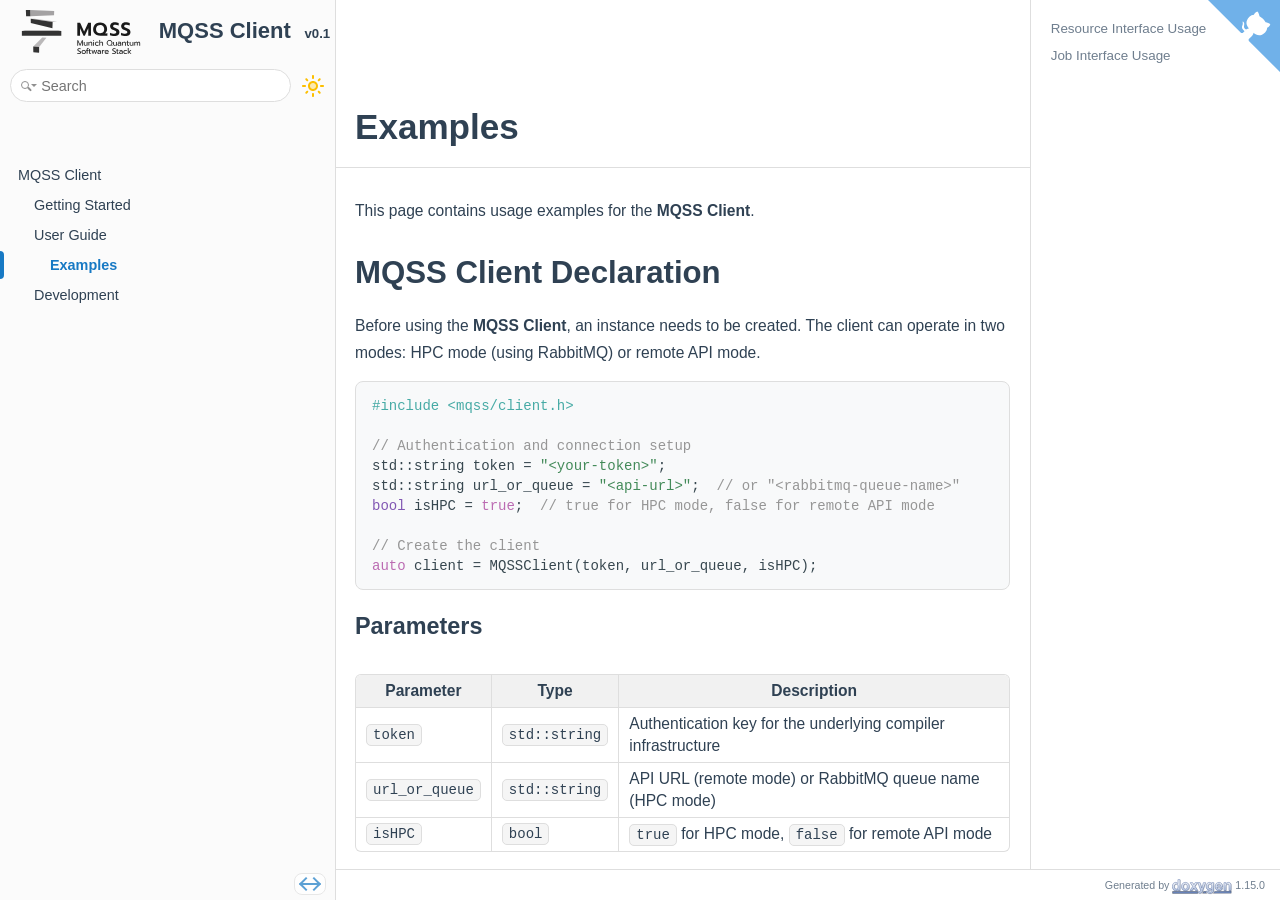
<file: md_docs_2examples.html>
<!----------------------------------------------------------------------------
Copyright 2024 Munich Quantum Software Stack Project
Licensed under the Apache License, Version 2.0 with LLVM Exceptions (the
"License"); you may not use this file except in compliance with the License.
You may obtain a copy of the License at
https://github.com/Munich-Quantum-Software-Stack/QDMI/blob/develop/LICENSE
Unless required by applicable law or agreed to in writing, software
distributed under the License is distributed on an "AS IS" BASIS, WITHOUT
WARRANTIES OR CONDITIONS OF ANY KIND, either express or implied. See the
License for the specific language governing permissions and limitations under
the License.
SPDX-License-Identifier: Apache-2.0 WITH LLVM-exception
-------------------------------------------------------------------------- -->
<!-- HTML header generated by doxygen 1.12.0 via `doxygen -l layout.xml` -->
<!-- Included by the Doxygen.in file under the tag `HTML_HEADER` -->
<!DOCTYPE html PUBLIC "-//W3C//DTD XHTML 1.0 Transitional//EN" "https://www.w3.org/TR/xhtml1/DTD/xhtml1-transitional.dtd">
<html xmlns="http://www.w3.org/1999/xhtml" lang="en-US">
  <head>
    <meta http-equiv="Content-Type" content="text/xhtml;charset=UTF-8" />
    <meta http-equiv="X-UA-Compatible" content="IE=11" />
    <meta name="generator" content="Doxygen 1.15.0" />
    <meta name="viewport" content="width=device-width, initial-scale=1" />
    <title>MQSS Client: Examples</title>
    <link href="tabs.css" rel="stylesheet" type="text/css" />
    <script type="text/javascript" src="jquery.js"></script>
    <script type="text/javascript" src="dynsections.js"></script>
    <script type="text/javascript" src="doxygen-awesome-darkmode-toggle.js"></script>
    <script type="text/javascript" src="doxygen-awesome-fragment-copy-button.js"></script>
    <script type="text/javascript" src="doxygen-awesome-paragraph-link.js"></script>
    <script type="text/javascript" src="doxygen-awesome-interactive-toc.js"></script>
    <script type="text/javascript" src="doxygen-awesome-tabs.js"></script>
    <script type="text/javascript">
      DoxygenAwesomeDarkModeToggle.init();
      DoxygenAwesomeFragmentCopyButton.init();
      DoxygenAwesomeParagraphLink.init();
      DoxygenAwesomeInteractiveToc.init();
      DoxygenAwesomeTabs.init();
    </script>
    <link href="navtree.css" rel="stylesheet" type="text/css"/>
<script type="text/javascript" src="navtreedata.js"></script>
<script type="text/javascript" src="navtree.js"></script>
<script type="text/javascript" src="cookie.js"></script>
 <link href="search/search.css" rel="stylesheet" type="text/css"/>
<script type="text/javascript" src="search/searchdata.js"></script>
<script type="text/javascript" src="search/search.js"></script>
    <link href="doxygen.css" rel="stylesheet" type="text/css" />
    <link href="doxygen-awesome.css" rel="stylesheet" type="text/css"/>
<link href="doxygen-awesome-sidebar-only.css" rel="stylesheet" type="text/css"/>
<link href="doxygen-awesome-sidebar-only-darkmode-toggle.css" rel="stylesheet" type="text/css"/>
<link href="style.css" rel="stylesheet" type="text/css"/>
  </head>
  <body>
    <!-- https://tholman.com/github-corners/ -->
    <a
      href="https://github.com/Munich-Quantum-Software-Stack/MQSS-Client"
      class="github-corner"
      title="View source on GitHub"
      target="_blank"
      rel="noopener noreferrer"
    >
      <svg
        viewBox="0 0 250 250"
        width="40"
        height="40"
        style="position: absolute; top: 0; border: 0; right: 0; z-index: 99"
        aria-hidden="true"
      >
        <path d="M0,0 L115,115 L130,115 L142,142 L250,250 L250,0 Z"></path>
        <path
          d="M128.3,109.0 C113.8,99.7 119.0,89.6 119.0,89.6 C122.0,82.7 120.5,78.6 120.5,78.6 C119.2,72.0 123.4,76.3 123.4,76.3 C127.3,80.9 125.5,87.3 125.5,87.3 C122.9,97.6 130.6,101.9 134.4,103.2"
          fill="currentColor"
          style="transform-origin: 130px 106px"
          class="octo-arm"
        ></path>
        <path
          d="M115.0,115.0 C114.9,115.1 118.7,116.5 119.8,115.4 L133.7,101.6 C136.9,99.2 139.9,98.4 142.2,98.6 C133.8,88.0 127.5,74.4 143.8,58.0 C148.5,53.4 154.0,51.2 159.7,51.0 C160.3,49.4 163.2,43.6 171.4,40.1 C171.4,40.1 176.1,42.5 178.8,56.2 C183.1,58.6 187.2,61.8 190.9,65.4 C194.5,69.0 197.7,73.2 200.1,77.6 C213.8,80.2 216.3,84.9 216.3,84.9 C212.7,93.1 206.9,96.0 205.4,96.6 C205.1,102.4 203.0,107.8 198.3,112.5 C181.9,128.9 168.3,122.5 157.7,114.1 C157.9,116.9 156.7,120.9 152.7,124.9 L141.0,136.5 C139.8,137.7 141.6,141.9 141.8,141.8 Z"
          fill="currentColor"
          class="octo-body"
        ></path>
      </svg>
    </a>
    <style>
      .github-corner:hover .octo-arm {
        animation: octocat-wave 560ms ease-in-out;
      }
      @keyframes octocat-wave {
        0%,
        100% {
          transform: rotate(0);
        }
        20%,
        60% {
          transform: rotate(-25deg);
        }
        40%,
        80% {
          transform: rotate(10deg);
        }
      }
      @media (max-width: 500px) {
        .github-corner:hover .octo-arm {
          animation: none;
        }
        .github-corner .octo-arm {
          animation: octocat-wave 560ms ease-in-out;
        }
      }
      /* image path depending on the color scheme */
      /* Default (light mode) */
      .logo {
        width: 130px;
        height: auto;
        display: block;
      }
      .logo {
        content: url("mqss_logo.svg"); /* this is set by doxygen, see PROJECT_LOGO in the Doxyfile.in */
      }
      /* Dark mode */
      html.dark-mode .logo {
        content: url("mqss_logo_dark.svg");
      }
    </style>
      <div id="top">
        <!-- do not remove this div, it is closed by doxygen! -->
        <div id="titlearea">
          <table cellspacing="0" cellpadding="0">
            <tbody>
              <tr id="projectrow">
                <td id="projectlogo"><img class="logo" alt="Logo"/></td>
                <td id="projectalign">
                  <div id="projectname">
                    MQSS Client<span id="projectnumber"
                      >&#160;v0.1</span
                    >
                  </div>
                </td>
              </tr>
            </tbody>
          </table>
        </div>
        <!-- end header part -->
<!-- Generated by Doxygen 1.15.0 -->
<script type="text/javascript">
var searchBox = new SearchBox("searchBox", "search/",'.html');
</script>
<script type="text/javascript">
$(function() { codefold.init(); });
</script>
<script type="text/javascript" src="menudata.js"></script>
<script type="text/javascript" src="menu.js"></script>
<script type="text/javascript">
$(function() {
  initMenu('',true,false,'search.php','Search',true);
  $(function() { init_search(); });
});
</script>
<div id="main-nav"></div>
</div><!-- top -->
<div id="side-nav" class="ui-resizable side-nav-resizable">
  <div id="nav-tree">
    <div id="nav-tree-contents">
      <div id="nav-sync" class="sync"></div>
    </div>
  </div>
  <div id="splitbar" style="-moz-user-select:none;" 
       class="ui-resizable-handle">
  </div>
</div>
<script type="text/javascript">
$(function(){initNavTree('md_docs_2examples.html','',''); });
</script>
<div id="container">
<div id="doc-content">
<!-- window showing the filter options -->
<div id="MSearchSelectWindow"
     onmouseover="return searchBox.OnSearchSelectShow()"
     onmouseout="return searchBox.OnSearchSelectHide()"
     onkeydown="return searchBox.OnSearchSelectKey(event)">
</div>

<!-- iframe showing the search results (closed by default) -->
<div id="MSearchResultsWindow">
<div id="MSearchResults">
<div class="SRPage">
<div id="SRIndex">
<div id="SRResults"></div>
<div class="SRStatus" id="Loading">Loading...</div>
<div class="SRStatus" id="Searching">Searching...</div>
<div class="SRStatus" id="NoMatches">No Matches</div>
</div>
</div>
</div>
</div>

<div><div class="header">
  <div class="headertitle"><div class="title">Examples </div></div>
</div><!--header-->
<div class="contents">
<div class="textblock"><p>This page contains usage examples for the <b>MQSS Client</b>.</p>
<h1>MQSS Client Declaration</h1>
<p>Before using the <b>MQSS Client</b>, an instance needs to be created. The client can operate in two modes: HPC mode (using RabbitMQ) or remote API mode.</p>
<div class="fragment"><div class="line"><span class="preprocessor">#include &lt;mqss/client.h&gt;</span></div>
<div class="line"> </div>
<div class="line"><span class="comment">// Authentication and connection setup</span></div>
<div class="line">std::string token = <span class="stringliteral">&quot;&lt;your-token&gt;&quot;</span>;</div>
<div class="line">std::string url_or_queue = <span class="stringliteral">&quot;&lt;api-url&gt;&quot;</span>;  <span class="comment">// or &quot;&lt;rabbitmq-queue-name&gt;&quot;</span></div>
<div class="line"><span class="keywordtype">bool</span> isHPC = <span class="keyword">true</span>;  <span class="comment">// true for HPC mode, false for remote API mode</span></div>
<div class="line"> </div>
<div class="line"><span class="comment">// Create the client</span></div>
<div class="line"><span class="keyword">auto</span> client = MQSSClient(token, url_or_queue, isHPC);</div>
</div><!-- fragment --><h2>Parameters</h2>
<table class="markdownTable">
<tr class="markdownTableHead">
<th class="markdownTableHeadNone">Parameter  </th><th class="markdownTableHeadNone">Type  </th><th class="markdownTableHeadNone">Description  </th></tr>
<tr class="markdownTableRowOdd">
<td class="markdownTableBodyNone"><span class="tt">token</span>  </td><td class="markdownTableBodyNone"><span class="tt">std::string</span>  </td><td class="markdownTableBodyNone">Authentication key for the underlying compiler infrastructure  </td></tr>
<tr class="markdownTableRowEven">
<td class="markdownTableBodyNone"><span class="tt">url_or_queue</span>  </td><td class="markdownTableBodyNone"><span class="tt">std::string</span>  </td><td class="markdownTableBodyNone">API URL (remote mode) or RabbitMQ queue name (HPC mode)  </td></tr>
<tr class="markdownTableRowOdd">
<td class="markdownTableBodyNone"><span class="tt">isHPC</span>  </td><td class="markdownTableBodyNone"><span class="tt">bool</span>  </td><td class="markdownTableBodyNone"><span class="tt">true</span> for HPC mode, <span class="tt">false</span> for remote API mode  </td></tr>
</table>
<h2>Configuration Examples</h2>
<p><b>HPC Mode (RabbitMQ):</b></p>
<div class="fragment"><div class="line">std::string token = <span class="stringliteral">&quot;your-hpc-token&quot;</span>;</div>
<div class="line">std::string url_or_queue = <span class="stringliteral">&quot;mqss-quantum-queue&quot;</span>;</div>
<div class="line"><span class="keywordtype">bool</span> isHPC = <span class="keyword">true</span>;</div>
<div class="line"><span class="keyword">auto</span> client = MQSSClient(token, url_or_queue, isHPC);</div>
</div><!-- fragment --><p><b>Remote API Mode:</b></p>
<div class="fragment"><div class="line">std::string token = <span class="stringliteral">&quot;your-api-token&quot;</span>;</div>
<div class="line">std::string url_or_queue = <span class="stringliteral">&quot;https://api.mqss.example.com&quot;</span>;</div>
<div class="line"><span class="keywordtype">bool</span> isHPC = <span class="keyword">false</span>;</div>
<div class="line"><span class="keyword">auto</span> client = MQSSClient(token, url_or_queue, isHPC);</div>
</div><!-- fragment --><hr  />
<h1 class="doxsection"><a class="anchor" id="resource-interface-usage"></a>
Resource Interface Usage</h1>
<p>The <b>MQSS Client</b>'s resource interface dynamically abstracts the characteristics and capabilities of available quantum computation resources.</p>
<h2>Available Methods</h2>
<p>The resource interface provides the following methods:</p>
<ul>
<li><b><span class="tt">getCouplingMap()</span></b> - Returns the coupling map defining qubit connectivity</li>
<li><b><span class="tt">getQubitCount()</span></b> - Returns the number of qubits</li>
<li><b><span class="tt">getNativeGateset()</span></b> - Returns the native gateset supported by the device</li>
<li><b><span class="tt">isOnline()</span></b> - Returns <span class="tt">true</span> if the device is currently online</li>
<li><b><span class="tt">getName()</span></b> - Returns the name of the device</li>
</ul>
<h2>Example: Querying Online Resources</h2>
<p>This example demonstrates how to retrieve all available resources and filter for online devices:</p>
<div class="fragment"><div class="line"><span class="preprocessor">#include &lt;mqss/client.h&gt;</span></div>
<div class="line"><span class="preprocessor">#include &lt;vector&gt;</span></div>
<div class="line"> </div>
<div class="line"><span class="comment">// Get all available resources</span></div>
<div class="line">std::vector&lt;mqss::client::Resource&gt; resources = client.getAllResources();</div>
<div class="line"> </div>
<div class="line"><span class="comment">// Iterate through resources and query online devices</span></div>
<div class="line"><span class="keywordflow">for</span> (<span class="keyword">auto</span>&amp; resource : resources) {</div>
<div class="line">    <span class="keywordflow">if</span> (resource.isOnline()) {</div>
<div class="line">        std::string name = resource.getName();</div>
<div class="line">        <span class="keyword">auto</span> couplingMap = resource.getCouplingMap();</div>
<div class="line">        <span class="keyword">auto</span> qubitCount = resource.getQubitCount();</div>
<div class="line">        <span class="keyword">auto</span> nativeGates = resource.getNativeGateset();</div>
<div class="line"> </div>
<div class="line">        <span class="comment">// Use the resource information</span></div>
<div class="line">        std::cout &lt;&lt; <span class="stringliteral">&quot;Online device: &quot;</span> &lt;&lt; name</div>
<div class="line">                  &lt;&lt; <span class="stringliteral">&quot; with &quot;</span> &lt;&lt; qubitCount &lt;&lt; <span class="stringliteral">&quot; qubits&quot;</span> &lt;&lt; std::endl;</div>
<div class="line">    }</div>
<div class="line">}</div>
</div><!-- fragment --><hr  />
<h1 class="doxsection"><a class="anchor" id="job-interface-usage"></a>
Job Interface Usage</h1>
<p>The <b>MQSS Client</b>'s job interface encapsulates the logic for quantum task definition and execution.</p>
<h2>Job Interface Components</h2>
<p>The job interface consists of highly customizable classes:</p>
<p><b>Job Request Types:</b></p>
<ul>
<li><b><span class="tt">JobRequest</span></b> - Base class defining the quantum task to be offloaded to the underlying stack<ul>
<li><b><span class="tt">CircuitJobRequest</span></b> - Defines circuit-based quantum tasks</li>
<li><b><span class="tt">HamiltonianJobRequest</span></b> - Defines Hamiltonian-based quantum tasks</li>
</ul>
</li>
</ul>
<p><b>Job Results:</b></p>
<ul>
<li><b><span class="tt">JobResult</span></b> - Returns the histogram of results along with metrics such as submission time and completion time</li>
</ul>
<h2>Example: Circuit-Based Job Submission</h2>
<p>This example demonstrates how to submit a Bell state circuit and retrieve the results:</p>
<div class="fragment"><div class="line"><span class="preprocessor">#include &lt;mqss/client.h&gt;</span></div>
<div class="line"> </div>
<div class="line"><span class="comment">// Define a Bell state circuit in QASM format</span></div>
<div class="line"><span class="keyword">static</span> <span class="keyword">const</span> std::string BELL_STATE_CIRCUIT = R<span class="stringliteral">&quot;(</span></div>
<div class="line"><span class="stringliteral">OPENQASM 2.0;</span></div>
<div class="line"><span class="stringliteral">include &quot;qelib1.inc&quot;;</span></div>
<div class="line"><span class="stringliteral">qreg q[2];</span></div>
<div class="line"><span class="stringliteral">creg c[2];</span></div>
<div class="line"><span class="stringliteral">h q[0];</span></div>
<div class="line"><span class="stringliteral">cx q[0], q[1];</span></div>
<div class="line"><span class="stringliteral">measure q -&gt; c;</span></div>
<div class="line"><span class="stringliteral">)&quot;;</span></div>
<div class="line"><span class="stringliteral"></span> </div>
<div class="line"><span class="stringliteral"></span><span class="comment">// Create a circuit job request</span></div>
<div class="line">mqss::client::CircuitJobRequest job = mqss::client::CircuitJobRequest(</div>
<div class="line">    BELL_STATE_CIRCUIT,  <span class="comment">// Circuit definition</span></div>
<div class="line">    <span class="stringliteral">&quot;qasm&quot;</span>,              <span class="comment">// Circuit format</span></div>
<div class="line">    <span class="stringliteral">&quot;qr-1&quot;</span>,              <span class="comment">// Target resource name</span></div>
<div class="line">    100,                 <span class="comment">// Number of shots</span></div>
<div class="line">    0,                   <span class="comment">// Optimization level</span></div>
<div class="line">    0                    <span class="comment">// Additional flags</span></div>
<div class="line">);</div>
<div class="line"> </div>
<div class="line"><span class="comment">// Submit the job and get UUID</span></div>
<div class="line"><span class="keyword">auto</span> uuid = client.submitJob(job);</div>
<div class="line"> </div>
<div class="line"><span class="comment">// Retrieve the job result</span></div>
<div class="line"><span class="comment">// Parameters: job, blocking (true), timeout in seconds (50)</span></div>
<div class="line">std::unique_ptr&lt;JobResult&gt; result = client.getJobResult(job, <span class="keyword">true</span>, 50);</div>
<div class="line"> </div>
<div class="line"><span class="comment">// Access the results</span></div>
<div class="line"><span class="keywordflow">if</span> (result) {</div>
<div class="line">    <span class="keyword">auto</span> histogram = result-&gt;getHistogram();</div>
<div class="line">    <span class="keyword">auto</span> submissionTime = result-&gt;getSubmissionTime();</div>
<div class="line">    <span class="keyword">auto</span> completionTime = result-&gt;getCompletionTime();</div>
<div class="line"> </div>
<div class="line">    <span class="comment">// Process the histogram</span></div>
<div class="line">    <span class="keywordflow">for</span> (<span class="keyword">const</span> <span class="keyword">auto</span>&amp; [bitstring, count] : histogram) {</div>
<div class="line">        std::cout &lt;&lt; bitstring &lt;&lt; <span class="stringliteral">&quot;: &quot;</span> &lt;&lt; count &lt;&lt; std::endl;</div>
<div class="line">    }</div>
<div class="line">}</div>
</div><!-- fragment --><h2>Job Submission Workflow</h2>
<ol type="1">
<li><b>Define the quantum task</b> using <span class="tt">CircuitJobRequest</span> or <span class="tt">HamiltonianJobRequest</span></li>
<li><b>Submit the job</b> using <span class="tt">client.submitJob()</span> which returns a UUID</li>
<li><b>Retrieve results</b> using <span class="tt">client.getJobResult()</span> with optional blocking and timeout</li>
<li><b>Process the results</b> from the <span class="tt">JobResult</span> object</li>
</ol>
<h2>Non-Blocking Job Retrieval</h2>
<p>For asynchronous job handling:</p>
<div class="fragment"><div class="line"><span class="comment">// Submit job</span></div>
<div class="line"><span class="keyword">auto</span> uuid = client.submitJob(job);</div>
<div class="line"> </div>
<div class="line"><span class="comment">// Poll for results without blocking</span></div>
<div class="line">std::unique_ptr&lt;JobResult&gt; result = client.getJobResult(job, <span class="keyword">false</span>, 100);</div>
<div class="line"> </div>
<div class="line"><span class="keywordflow">if</span> (result) {</div>
<div class="line">    <span class="comment">// Job completed, process results</span></div>
<div class="line">} <span class="keywordflow">else</span> {</div>
<div class="line">    <span class="comment">// Job still running, check again later</span></div>
<div class="line">}</div>
</div><!-- fragment --><hr  />
<h1>Complete Example</h1>
<p>Here's a complete example combining resource querying and job submission:</p>
<div class="fragment"><div class="line"><span class="preprocessor">#include &lt;mqss/client.h&gt;</span></div>
<div class="line"><span class="preprocessor">#include &lt;iostream&gt;</span></div>
<div class="line"><span class="preprocessor">#include &lt;vector&gt;</span></div>
<div class="line"> </div>
<div class="line"><span class="keywordtype">int</span> main() {</div>
<div class="line">    <span class="comment">// Initialize client</span></div>
<div class="line">    std::string token = <span class="stringliteral">&quot;your-token&quot;</span>;</div>
<div class="line">    std::string url_or_queue = <span class="stringliteral">&quot;https://api.mqss.example.com&quot;</span>;</div>
<div class="line">    <span class="keywordtype">bool</span> isHPC = <span class="keyword">false</span>;</div>
<div class="line">    <span class="keyword">auto</span> client = MQSSClient(token, url_or_queue, isHPC);</div>
<div class="line"> </div>
<div class="line">    <span class="comment">// Find an online resource</span></div>
<div class="line">    std::vector&lt;mqss::client::Resource&gt; resources = client.getAllResources();</div>
<div class="line">    std::string targetResource;</div>
<div class="line"> </div>
<div class="line">    <span class="keywordflow">for</span> (<span class="keyword">auto</span>&amp; resource : resources) {</div>
<div class="line">        <span class="keywordflow">if</span> (resource.isOnline()) {</div>
<div class="line">            targetResource = resource.getName();</div>
<div class="line">            std::cout &lt;&lt; <span class="stringliteral">&quot;Using resource: &quot;</span> &lt;&lt; targetResource &lt;&lt; std::endl;</div>
<div class="line">            std::cout &lt;&lt; <span class="stringliteral">&quot;Qubits: &quot;</span> &lt;&lt; resource.getQubitCount() &lt;&lt; std::endl;</div>
<div class="line">            <span class="keywordflow">break</span>;</div>
<div class="line">        }</div>
<div class="line">    }</div>
<div class="line"> </div>
<div class="line">    <span class="keywordflow">if</span> (targetResource.empty()) {</div>
<div class="line">        std::cerr &lt;&lt; <span class="stringliteral">&quot;No online resources available&quot;</span> &lt;&lt; std::endl;</div>
<div class="line">        <span class="keywordflow">return</span> 1;</div>
<div class="line">    }</div>
<div class="line"> </div>
<div class="line">    <span class="comment">// Define and submit a quantum circuit</span></div>
<div class="line">    <span class="keyword">static</span> <span class="keyword">const</span> std::string CIRCUIT = R<span class="stringliteral">&quot;(</span></div>
<div class="line"><span class="stringliteral">OPENQASM 2.0;</span></div>
<div class="line"><span class="stringliteral">include &quot;qelib1.inc&quot;;</span></div>
<div class="line"><span class="stringliteral">qreg q[2];</span></div>
<div class="line"><span class="stringliteral">creg c[2];</span></div>
<div class="line"><span class="stringliteral">h q[0];</span></div>
<div class="line"><span class="stringliteral">cx q[0], q[1];</span></div>
<div class="line"><span class="stringliteral">measure q -&gt; c;</span></div>
<div class="line"><span class="stringliteral">)&quot;;</span></div>
<div class="line"><span class="stringliteral"></span> </div>
<div class="line"><span class="stringliteral">    mqss::client::CircuitJobRequest job(CIRCUIT, </span><span class="stringliteral">&quot;qasm&quot;</span>, targetResource, 1000, 0, 0);</div>
<div class="line">    <span class="keyword">auto</span> uuid = client.submitJob(job);</div>
<div class="line"> </div>
<div class="line">    std::cout &lt;&lt; <span class="stringliteral">&quot;Job submitted with UUID: &quot;</span> &lt;&lt; uuid &lt;&lt; std::endl;</div>
<div class="line"> </div>
<div class="line">    <span class="comment">// Wait for results</span></div>
<div class="line">    std::unique_ptr&lt;JobResult&gt; result = client.getJobResult(job, <span class="keyword">true</span>, 120);</div>
<div class="line"> </div>
<div class="line">    <span class="keywordflow">if</span> (result) {</div>
<div class="line">        std::cout &lt;&lt; <span class="stringliteral">&quot;Job completed!&quot;</span> &lt;&lt; std::endl;</div>
<div class="line">        <span class="keyword">auto</span> histogram = result-&gt;getResults();</div>
<div class="line">        <span class="keywordflow">for</span> (<span class="keyword">const</span> <span class="keyword">auto</span>&amp; [bitstring, count] : histogram) {</div>
<div class="line">            std::cout &lt;&lt; bitstring &lt;&lt; <span class="stringliteral">&quot;: &quot;</span> &lt;&lt; count &lt;&lt; std::endl;</div>
<div class="line">        }</div>
<div class="line">    } <span class="keywordflow">else</span> {</div>
<div class="line">        std::cerr &lt;&lt; <span class="stringliteral">&quot;Job failed or timed out&quot;</span> &lt;&lt; std::endl;</div>
<div class="line">    }</div>
<div class="line"> </div>
<div class="line">    <span class="keywordflow">return</span> 0;</div>
<div class="line">}</div>
</div><!-- fragment --> </div></div><!-- contents -->
</div><!-- PageDoc -->
</div><!-- doc-content -->
<div id="page-nav" class="page-nav-panel">
<div id="page-nav-resize-handle"></div>
<div id="page-nav-tree">
<div id="page-nav-contents">
</div><!-- page-nav-contents -->
</div><!-- page-nav-tree -->
</div><!-- page-nav -->
</div><!-- container -->
<!-- start footer part -->
<div id="nav-path" class="navpath"><!-- id is needed for treeview function! -->
  <ul>
    <li class="footer">Generated by <a href="https://www.doxygen.org/index.html"><img class="footer" src="doxygen.svg" width="104" height="31" alt="doxygen"/></a> 1.15.0 </li>
  </ul>
</div>
</body>
</html>
</file>
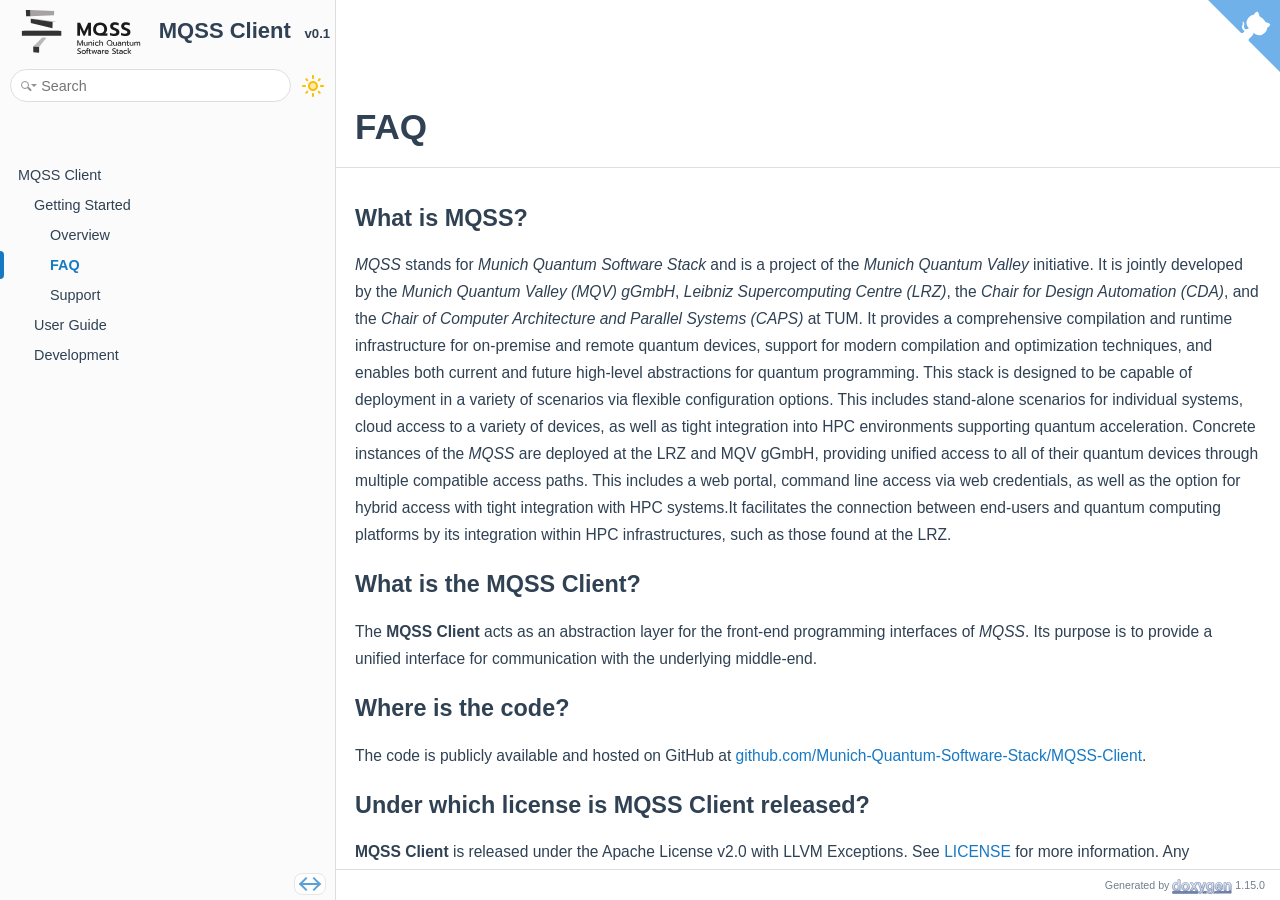
<file: md_docs_2faq.html>
<!----------------------------------------------------------------------------
Copyright 2024 Munich Quantum Software Stack Project
Licensed under the Apache License, Version 2.0 with LLVM Exceptions (the
"License"); you may not use this file except in compliance with the License.
You may obtain a copy of the License at
https://github.com/Munich-Quantum-Software-Stack/QDMI/blob/develop/LICENSE
Unless required by applicable law or agreed to in writing, software
distributed under the License is distributed on an "AS IS" BASIS, WITHOUT
WARRANTIES OR CONDITIONS OF ANY KIND, either express or implied. See the
License for the specific language governing permissions and limitations under
the License.
SPDX-License-Identifier: Apache-2.0 WITH LLVM-exception
-------------------------------------------------------------------------- -->
<!-- HTML header generated by doxygen 1.12.0 via `doxygen -l layout.xml` -->
<!-- Included by the Doxygen.in file under the tag `HTML_HEADER` -->
<!DOCTYPE html PUBLIC "-//W3C//DTD XHTML 1.0 Transitional//EN" "https://www.w3.org/TR/xhtml1/DTD/xhtml1-transitional.dtd">
<html xmlns="http://www.w3.org/1999/xhtml" lang="en-US">
  <head>
    <meta http-equiv="Content-Type" content="text/xhtml;charset=UTF-8" />
    <meta http-equiv="X-UA-Compatible" content="IE=11" />
    <meta name="generator" content="Doxygen 1.15.0" />
    <meta name="viewport" content="width=device-width, initial-scale=1" />
    <title>MQSS Client: FAQ</title>
    <link href="tabs.css" rel="stylesheet" type="text/css" />
    <script type="text/javascript" src="jquery.js"></script>
    <script type="text/javascript" src="dynsections.js"></script>
    <script type="text/javascript" src="doxygen-awesome-darkmode-toggle.js"></script>
    <script type="text/javascript" src="doxygen-awesome-fragment-copy-button.js"></script>
    <script type="text/javascript" src="doxygen-awesome-paragraph-link.js"></script>
    <script type="text/javascript" src="doxygen-awesome-interactive-toc.js"></script>
    <script type="text/javascript" src="doxygen-awesome-tabs.js"></script>
    <script type="text/javascript">
      DoxygenAwesomeDarkModeToggle.init();
      DoxygenAwesomeFragmentCopyButton.init();
      DoxygenAwesomeParagraphLink.init();
      DoxygenAwesomeInteractiveToc.init();
      DoxygenAwesomeTabs.init();
    </script>
    <link href="navtree.css" rel="stylesheet" type="text/css"/>
<script type="text/javascript" src="navtreedata.js"></script>
<script type="text/javascript" src="navtree.js"></script>
<script type="text/javascript" src="cookie.js"></script>
 <link href="search/search.css" rel="stylesheet" type="text/css"/>
<script type="text/javascript" src="search/searchdata.js"></script>
<script type="text/javascript" src="search/search.js"></script>
    <link href="doxygen.css" rel="stylesheet" type="text/css" />
    <link href="doxygen-awesome.css" rel="stylesheet" type="text/css"/>
<link href="doxygen-awesome-sidebar-only.css" rel="stylesheet" type="text/css"/>
<link href="doxygen-awesome-sidebar-only-darkmode-toggle.css" rel="stylesheet" type="text/css"/>
<link href="style.css" rel="stylesheet" type="text/css"/>
  </head>
  <body>
    <!-- https://tholman.com/github-corners/ -->
    <a
      href="https://github.com/Munich-Quantum-Software-Stack/MQSS-Client"
      class="github-corner"
      title="View source on GitHub"
      target="_blank"
      rel="noopener noreferrer"
    >
      <svg
        viewBox="0 0 250 250"
        width="40"
        height="40"
        style="position: absolute; top: 0; border: 0; right: 0; z-index: 99"
        aria-hidden="true"
      >
        <path d="M0,0 L115,115 L130,115 L142,142 L250,250 L250,0 Z"></path>
        <path
          d="M128.3,109.0 C113.8,99.7 119.0,89.6 119.0,89.6 C122.0,82.7 120.5,78.6 120.5,78.6 C119.2,72.0 123.4,76.3 123.4,76.3 C127.3,80.9 125.5,87.3 125.5,87.3 C122.9,97.6 130.6,101.9 134.4,103.2"
          fill="currentColor"
          style="transform-origin: 130px 106px"
          class="octo-arm"
        ></path>
        <path
          d="M115.0,115.0 C114.9,115.1 118.7,116.5 119.8,115.4 L133.7,101.6 C136.9,99.2 139.9,98.4 142.2,98.6 C133.8,88.0 127.5,74.4 143.8,58.0 C148.5,53.4 154.0,51.2 159.7,51.0 C160.3,49.4 163.2,43.6 171.4,40.1 C171.4,40.1 176.1,42.5 178.8,56.2 C183.1,58.6 187.2,61.8 190.9,65.4 C194.5,69.0 197.7,73.2 200.1,77.6 C213.8,80.2 216.3,84.9 216.3,84.9 C212.7,93.1 206.9,96.0 205.4,96.6 C205.1,102.4 203.0,107.8 198.3,112.5 C181.9,128.9 168.3,122.5 157.7,114.1 C157.9,116.9 156.7,120.9 152.7,124.9 L141.0,136.5 C139.8,137.7 141.6,141.9 141.8,141.8 Z"
          fill="currentColor"
          class="octo-body"
        ></path>
      </svg>
    </a>
    <style>
      .github-corner:hover .octo-arm {
        animation: octocat-wave 560ms ease-in-out;
      }
      @keyframes octocat-wave {
        0%,
        100% {
          transform: rotate(0);
        }
        20%,
        60% {
          transform: rotate(-25deg);
        }
        40%,
        80% {
          transform: rotate(10deg);
        }
      }
      @media (max-width: 500px) {
        .github-corner:hover .octo-arm {
          animation: none;
        }
        .github-corner .octo-arm {
          animation: octocat-wave 560ms ease-in-out;
        }
      }
      /* image path depending on the color scheme */
      /* Default (light mode) */
      .logo {
        width: 130px;
        height: auto;
        display: block;
      }
      .logo {
        content: url("mqss_logo.svg"); /* this is set by doxygen, see PROJECT_LOGO in the Doxyfile.in */
      }
      /* Dark mode */
      html.dark-mode .logo {
        content: url("mqss_logo_dark.svg");
      }
    </style>
      <div id="top">
        <!-- do not remove this div, it is closed by doxygen! -->
        <div id="titlearea">
          <table cellspacing="0" cellpadding="0">
            <tbody>
              <tr id="projectrow">
                <td id="projectlogo"><img class="logo" alt="Logo"/></td>
                <td id="projectalign">
                  <div id="projectname">
                    MQSS Client<span id="projectnumber"
                      >&#160;v0.1</span
                    >
                  </div>
                </td>
              </tr>
            </tbody>
          </table>
        </div>
        <!-- end header part -->
<!-- Generated by Doxygen 1.15.0 -->
<script type="text/javascript">
var searchBox = new SearchBox("searchBox", "search/",'.html');
</script>
<script type="text/javascript">
$(function() { codefold.init(); });
</script>
<script type="text/javascript" src="menudata.js"></script>
<script type="text/javascript" src="menu.js"></script>
<script type="text/javascript">
$(function() {
  initMenu('',true,false,'search.php','Search',true);
  $(function() { init_search(); });
});
</script>
<div id="main-nav"></div>
</div><!-- top -->
<div id="side-nav" class="ui-resizable side-nav-resizable">
  <div id="nav-tree">
    <div id="nav-tree-contents">
      <div id="nav-sync" class="sync"></div>
    </div>
  </div>
  <div id="splitbar" style="-moz-user-select:none;" 
       class="ui-resizable-handle">
  </div>
</div>
<script type="text/javascript">
$(function(){initNavTree('md_docs_2faq.html','',''); });
</script>
<div id="container">
<div id="doc-content">
<!-- window showing the filter options -->
<div id="MSearchSelectWindow"
     onmouseover="return searchBox.OnSearchSelectShow()"
     onmouseout="return searchBox.OnSearchSelectHide()"
     onkeydown="return searchBox.OnSearchSelectKey(event)">
</div>

<!-- iframe showing the search results (closed by default) -->
<div id="MSearchResultsWindow">
<div id="MSearchResults">
<div class="SRPage">
<div id="SRIndex">
<div id="SRResults"></div>
<div class="SRStatus" id="Loading">Loading...</div>
<div class="SRStatus" id="Searching">Searching...</div>
<div class="SRStatus" id="NoMatches">No Matches</div>
</div>
</div>
</div>
</div>

<div><div class="header">
  <div class="headertitle"><div class="title">FAQ </div></div>
</div><!--header-->
<div class="contents">
<div class="textblock"><h2>What is MQSS?</h2>
<p><em>MQSS</em> stands for <em>Munich Quantum Software Stack</em> and is a project of the <em>Munich Quantum Valley</em> initiative. It is jointly developed by the <em>Munich Quantum Valley (MQV) gGmbH</em>, <em>Leibniz Supercomputing Centre (LRZ)</em>, the <em>Chair for Design Automation (CDA)</em>, and the <em>Chair of Computer Architecture and Parallel Systems (CAPS)</em> at TUM. It provides a comprehensive compilation and runtime infrastructure for on-premise and remote quantum devices, support for modern compilation and optimization techniques, and enables both current and future high-level abstractions for quantum programming. This stack is designed to be capable of deployment in a variety of scenarios via flexible configuration options. This includes stand-alone scenarios for individual systems, cloud access to a variety of devices, as well as tight integration into HPC environments supporting quantum acceleration. Concrete instances of the <em>MQSS</em> are deployed at the LRZ and MQV gGmbH, providing unified access to all of their quantum devices through multiple compatible access paths. This includes a web portal, command line access via web credentials, as well as the option for hybrid access with tight integration with HPC systems.It facilitates the connection between end-users and quantum computing platforms by its integration within HPC infrastructures, such as those found at the LRZ.</p>
<h2>What is the MQSS Client?</h2>
<p>The <b>MQSS Client</b> acts as an abstraction layer for the front-end programming interfaces of <em>MQSS</em>. Its purpose is to provide a unified interface for communication with the underlying middle-end.</p>
<h2>Where is the code?</h2>
<p>The code is publicly available and hosted on GitHub at <a href="https://github.com/Munich-Quantum-Software-Stack/MQSS-Client">github.com/Munich-Quantum-Software-Stack/MQSS-Client</a>.</p>
<h2>Under which license is MQSS Client released?</h2>
<p><b>MQSS Client</b> is released under the Apache License v2.0 with LLVM Exceptions. See <a href="https://github.com/Munich-Quantum-Software-Stack/MQSS-Client/blob/develop/LICENSE.md">LICENSE</a> for more information. Any contribution to the project is assumed to be under the same license.</p>
<h2>In which languages ​​can the MQSS Client be used?</h2>
<p>We use C++ to write the core of <b>MQSS Client</b>. With the provided Python bindings and C-API, <b>MQSS Client</b> can be used with Python and C-based applications.</p>
</div></div><!-- contents -->
</div><!-- PageDoc -->
</div><!-- doc-content -->
</div><!-- container -->
<!-- start footer part -->
<div id="nav-path" class="navpath"><!-- id is needed for treeview function! -->
  <ul>
    <li class="footer">Generated by <a href="https://www.doxygen.org/index.html"><img class="footer" src="doxygen.svg" width="104" height="31" alt="doxygen"/></a> 1.15.0 </li>
  </ul>
</div>
</body>
</html>
</file>
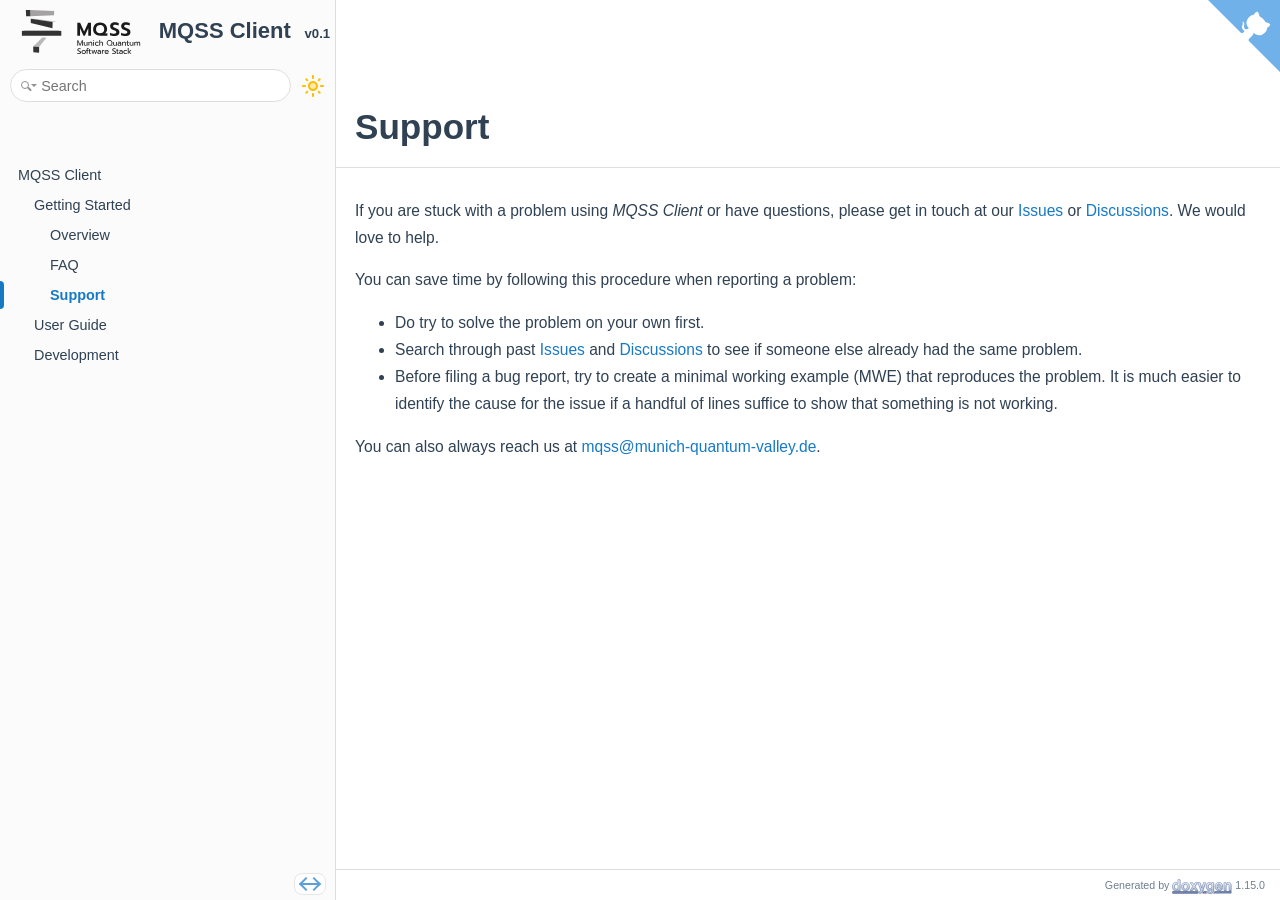
<file: md_docs_2support.html>
<!----------------------------------------------------------------------------
Copyright 2024 Munich Quantum Software Stack Project
Licensed under the Apache License, Version 2.0 with LLVM Exceptions (the
"License"); you may not use this file except in compliance with the License.
You may obtain a copy of the License at
https://github.com/Munich-Quantum-Software-Stack/QDMI/blob/develop/LICENSE
Unless required by applicable law or agreed to in writing, software
distributed under the License is distributed on an "AS IS" BASIS, WITHOUT
WARRANTIES OR CONDITIONS OF ANY KIND, either express or implied. See the
License for the specific language governing permissions and limitations under
the License.
SPDX-License-Identifier: Apache-2.0 WITH LLVM-exception
-------------------------------------------------------------------------- -->
<!-- HTML header generated by doxygen 1.12.0 via `doxygen -l layout.xml` -->
<!-- Included by the Doxygen.in file under the tag `HTML_HEADER` -->
<!DOCTYPE html PUBLIC "-//W3C//DTD XHTML 1.0 Transitional//EN" "https://www.w3.org/TR/xhtml1/DTD/xhtml1-transitional.dtd">
<html xmlns="http://www.w3.org/1999/xhtml" lang="en-US">
  <head>
    <meta http-equiv="Content-Type" content="text/xhtml;charset=UTF-8" />
    <meta http-equiv="X-UA-Compatible" content="IE=11" />
    <meta name="generator" content="Doxygen 1.15.0" />
    <meta name="viewport" content="width=device-width, initial-scale=1" />
    <title>MQSS Client: Support</title>
    <link href="tabs.css" rel="stylesheet" type="text/css" />
    <script type="text/javascript" src="jquery.js"></script>
    <script type="text/javascript" src="dynsections.js"></script>
    <script type="text/javascript" src="doxygen-awesome-darkmode-toggle.js"></script>
    <script type="text/javascript" src="doxygen-awesome-fragment-copy-button.js"></script>
    <script type="text/javascript" src="doxygen-awesome-paragraph-link.js"></script>
    <script type="text/javascript" src="doxygen-awesome-interactive-toc.js"></script>
    <script type="text/javascript" src="doxygen-awesome-tabs.js"></script>
    <script type="text/javascript">
      DoxygenAwesomeDarkModeToggle.init();
      DoxygenAwesomeFragmentCopyButton.init();
      DoxygenAwesomeParagraphLink.init();
      DoxygenAwesomeInteractiveToc.init();
      DoxygenAwesomeTabs.init();
    </script>
    <link href="navtree.css" rel="stylesheet" type="text/css"/>
<script type="text/javascript" src="navtreedata.js"></script>
<script type="text/javascript" src="navtree.js"></script>
<script type="text/javascript" src="cookie.js"></script>
 <link href="search/search.css" rel="stylesheet" type="text/css"/>
<script type="text/javascript" src="search/searchdata.js"></script>
<script type="text/javascript" src="search/search.js"></script>
    <link href="doxygen.css" rel="stylesheet" type="text/css" />
    <link href="doxygen-awesome.css" rel="stylesheet" type="text/css"/>
<link href="doxygen-awesome-sidebar-only.css" rel="stylesheet" type="text/css"/>
<link href="doxygen-awesome-sidebar-only-darkmode-toggle.css" rel="stylesheet" type="text/css"/>
<link href="style.css" rel="stylesheet" type="text/css"/>
  </head>
  <body>
    <!-- https://tholman.com/github-corners/ -->
    <a
      href="https://github.com/Munich-Quantum-Software-Stack/MQSS-Client"
      class="github-corner"
      title="View source on GitHub"
      target="_blank"
      rel="noopener noreferrer"
    >
      <svg
        viewBox="0 0 250 250"
        width="40"
        height="40"
        style="position: absolute; top: 0; border: 0; right: 0; z-index: 99"
        aria-hidden="true"
      >
        <path d="M0,0 L115,115 L130,115 L142,142 L250,250 L250,0 Z"></path>
        <path
          d="M128.3,109.0 C113.8,99.7 119.0,89.6 119.0,89.6 C122.0,82.7 120.5,78.6 120.5,78.6 C119.2,72.0 123.4,76.3 123.4,76.3 C127.3,80.9 125.5,87.3 125.5,87.3 C122.9,97.6 130.6,101.9 134.4,103.2"
          fill="currentColor"
          style="transform-origin: 130px 106px"
          class="octo-arm"
        ></path>
        <path
          d="M115.0,115.0 C114.9,115.1 118.7,116.5 119.8,115.4 L133.7,101.6 C136.9,99.2 139.9,98.4 142.2,98.6 C133.8,88.0 127.5,74.4 143.8,58.0 C148.5,53.4 154.0,51.2 159.7,51.0 C160.3,49.4 163.2,43.6 171.4,40.1 C171.4,40.1 176.1,42.5 178.8,56.2 C183.1,58.6 187.2,61.8 190.9,65.4 C194.5,69.0 197.7,73.2 200.1,77.6 C213.8,80.2 216.3,84.9 216.3,84.9 C212.7,93.1 206.9,96.0 205.4,96.6 C205.1,102.4 203.0,107.8 198.3,112.5 C181.9,128.9 168.3,122.5 157.7,114.1 C157.9,116.9 156.7,120.9 152.7,124.9 L141.0,136.5 C139.8,137.7 141.6,141.9 141.8,141.8 Z"
          fill="currentColor"
          class="octo-body"
        ></path>
      </svg>
    </a>
    <style>
      .github-corner:hover .octo-arm {
        animation: octocat-wave 560ms ease-in-out;
      }
      @keyframes octocat-wave {
        0%,
        100% {
          transform: rotate(0);
        }
        20%,
        60% {
          transform: rotate(-25deg);
        }
        40%,
        80% {
          transform: rotate(10deg);
        }
      }
      @media (max-width: 500px) {
        .github-corner:hover .octo-arm {
          animation: none;
        }
        .github-corner .octo-arm {
          animation: octocat-wave 560ms ease-in-out;
        }
      }
      /* image path depending on the color scheme */
      /* Default (light mode) */
      .logo {
        width: 130px;
        height: auto;
        display: block;
      }
      .logo {
        content: url("mqss_logo.svg"); /* this is set by doxygen, see PROJECT_LOGO in the Doxyfile.in */
      }
      /* Dark mode */
      html.dark-mode .logo {
        content: url("mqss_logo_dark.svg");
      }
    </style>
      <div id="top">
        <!-- do not remove this div, it is closed by doxygen! -->
        <div id="titlearea">
          <table cellspacing="0" cellpadding="0">
            <tbody>
              <tr id="projectrow">
                <td id="projectlogo"><img class="logo" alt="Logo"/></td>
                <td id="projectalign">
                  <div id="projectname">
                    MQSS Client<span id="projectnumber"
                      >&#160;v0.1</span
                    >
                  </div>
                </td>
              </tr>
            </tbody>
          </table>
        </div>
        <!-- end header part -->
<!-- Generated by Doxygen 1.15.0 -->
<script type="text/javascript">
var searchBox = new SearchBox("searchBox", "search/",'.html');
</script>
<script type="text/javascript">
$(function() { codefold.init(); });
</script>
<script type="text/javascript" src="menudata.js"></script>
<script type="text/javascript" src="menu.js"></script>
<script type="text/javascript">
$(function() {
  initMenu('',true,false,'search.php','Search',true);
  $(function() { init_search(); });
});
</script>
<div id="main-nav"></div>
</div><!-- top -->
<div id="side-nav" class="ui-resizable side-nav-resizable">
  <div id="nav-tree">
    <div id="nav-tree-contents">
      <div id="nav-sync" class="sync"></div>
    </div>
  </div>
  <div id="splitbar" style="-moz-user-select:none;" 
       class="ui-resizable-handle">
  </div>
</div>
<script type="text/javascript">
$(function(){initNavTree('md_docs_2support.html','',''); });
</script>
<div id="container">
<div id="doc-content">
<!-- window showing the filter options -->
<div id="MSearchSelectWindow"
     onmouseover="return searchBox.OnSearchSelectShow()"
     onmouseout="return searchBox.OnSearchSelectHide()"
     onkeydown="return searchBox.OnSearchSelectKey(event)">
</div>

<!-- iframe showing the search results (closed by default) -->
<div id="MSearchResultsWindow">
<div id="MSearchResults">
<div class="SRPage">
<div id="SRIndex">
<div id="SRResults"></div>
<div class="SRStatus" id="Loading">Loading...</div>
<div class="SRStatus" id="Searching">Searching...</div>
<div class="SRStatus" id="NoMatches">No Matches</div>
</div>
</div>
</div>
</div>

<div><div class="header">
  <div class="headertitle"><div class="title">Support </div></div>
</div><!--header-->
<div class="contents">
<div class="textblock"><p>If you are stuck with a problem using <em>MQSS Client</em> or have questions, please get in touch at our <a href="https://github.com/Munich-Quantum-Software-Stack/MQSS-Client/issues">Issues</a> or <a href="https://github.com/Munich-Quantum-Software-Stack/MQSS-Client/discussions">Discussions</a>. We would love to help.</p>
<p>You can save time by following this procedure when reporting a problem:</p>
<ul>
<li>Do try to solve the problem on your own first.</li>
<li>Search through past <a href="https://github.com/Munich-Quantum-Software-Stack/MQSS-Client/issues">Issues</a> and <a href="https://github.com/Munich-Quantum-Software-Stack/MQSS-Client/discussions">Discussions</a> to see if someone else already had the same problem.</li>
<li>Before filing a bug report, try to create a minimal working example (MWE) that reproduces the problem. It is much easier to identify the cause for the issue if a handful of lines suffice to show that something is not working.</li>
</ul>
<p>You can also always reach us at <a href="#" onclick="location.href='mai'+'lto:'+'mqs'+'s@'+'mun'+'ic'+'h-q'+'ua'+'ntu'+'m-'+'val'+'le'+'y.d'+'e'; return false;">mqss@munich-quantum-valley.de</a>. </p>
</div></div><!-- contents -->
</div><!-- PageDoc -->
</div><!-- doc-content -->
</div><!-- container -->
<!-- start footer part -->
<div id="nav-path" class="navpath"><!-- id is needed for treeview function! -->
  <ul>
    <li class="footer">Generated by <a href="https://www.doxygen.org/index.html"><img class="footer" src="doxygen.svg" width="104" height="31" alt="doxygen"/></a> 1.15.0 </li>
  </ul>
</div>
</body>
</html>
</file>
<file: tabs.css>
.sm{position:relative;z-index:9999}.sm,.sm ul,.sm li{display:block;list-style:none;margin:0;padding:0;line-height:normal;direction:ltr;text-align:left;-webkit-tap-highlight-color:rgba(0,0,0,0)}.sm-rtl,.sm-rtl ul,.sm-rtl li{direction:rtl;text-align:right}.sm>li>h1,.sm>li>h2,.sm>li>h3,.sm>li>h4,.sm>li>h5,.sm>li>h6{margin:0;padding:0}.sm ul{display:none}.sm li,.sm a{position:relative}.sm a{display:block}.sm a.disabled{cursor:not-allowed}.sm:after{content:"\00a0";display:block;height:0;font:0/0 serif;clear:both;visibility:hidden;overflow:hidden}.sm,.sm *,.sm *:before,.sm *:after{-moz-box-sizing:border-box;-webkit-box-sizing:border-box;box-sizing:border-box}.main-menu-btn{position:relative;display:inline-block;width:36px;height:36px;text-indent:36px;margin-left:8px;white-space:nowrap;overflow:hidden;cursor:pointer;-webkit-tap-highlight-color:rgba(0,0,0,0)}.main-menu-btn-icon,.main-menu-btn-icon:before,.main-menu-btn-icon:after{position:absolute;top:50%;left:2px;height:2px;width:24px;background:#364D7C;-webkit-transition:all .25s;transition:all .25s}.main-menu-btn-icon:before{content:'';top:-7px;left:0}.main-menu-btn-icon:after{content:'';top:7px;left:0}#main-menu-state:checked ~ .main-menu-btn .main-menu-btn-icon{height:0}#main-menu-state:checked ~ .main-menu-btn .main-menu-btn-icon:before{top:0;-webkit-transform:rotate(-45deg);transform:rotate(-45deg)}#main-menu-state:checked ~ .main-menu-btn .main-menu-btn-icon:after{top:0;-webkit-transform:rotate(45deg);transform:rotate(45deg)}#main-menu-state{position:absolute;width:1px;height:1px;margin:-1px;border:0;padding:0;overflow:hidden;clip:rect(1px,1px,1px,1px)}#main-menu-state:not(:checked) ~ #main-menu{display:none}#main-menu-state:checked ~ #main-menu{display:block}@media(min-width:768px){.main-menu-btn{position:absolute;top:-99999px}#main-menu-state:not(:checked) ~ #main-menu{display:block}}.sm-dox{background-color:white}.sm-dox a,.sm-dox a:focus,.sm-dox a:hover,.sm-dox a:active{padding:0 12px;padding-right:43px;font-family:'Lucida Grande',Geneva,Helvetica,Arial,sans-serif;font-size:13px;line-height:36px;text-decoration:none;color:#283A5D;outline:0}.sm-dox a:hover{background-color:#DCE2EF;border-radius:5px}.sm-dox a.current{color:#d23600}.sm-dox a.disabled{color:#bbb}.sm-dox a span.sub-arrow{position:absolute;top:50%;margin-top:-14px;left:auto;right:3px;width:28px;height:28px;overflow:hidden;font:bold 12px/28px monospace !important;text-align:center;text-shadow:none;-moz-border-radius:5px;-webkit-border-radius:5px;border-radius:5px}.sm-dox a span.sub-arrow:before{display:block;content:'+'}.sm-dox a.highlighted span.sub-arrow:before{display:block;content:'-'}.sm-dox>li:first-child>a,.sm-dox>li:first-child>:not(ul) a{-moz-border-radius:5px 5px 0 0;-webkit-border-radius:5px;border-radius:5px 5px 0 0}.sm-dox>li:last-child>a,.sm-dox>li:last-child>*:not(ul) a,.sm-dox>li:last-child>ul,.sm-dox>li:last-child>ul>li:last-child>a,.sm-dox>li:last-child>ul>li:last-child>*:not(ul) a,.sm-dox>li:last-child>ul>li:last-child>ul,.sm-dox>li:last-child>ul>li:last-child>ul>li:last-child>a,.sm-dox>li:last-child>ul>li:last-child>ul>li:last-child>*:not(ul) a,.sm-dox>li:last-child>ul>li:last-child>ul>li:last-child>ul,.sm-dox>li:last-child>ul>li:last-child>ul>li:last-child>ul>li:last-child>a,.sm-dox>li:last-child>ul>li:last-child>ul>li:last-child>ul>li:last-child>*:not(ul) a,.sm-dox>li:last-child>ul>li:last-child>ul>li:last-child>ul>li:last-child>ul,.sm-dox>li:last-child>ul>li:last-child>ul>li:last-child>ul>li:last-child>ul>li:last-child>a,.sm-dox>li:last-child>ul>li:last-child>ul>li:last-child>ul>li:last-child>ul>li:last-child>*:not(ul) a,.sm-dox>li:last-child>ul>li:last-child>ul>li:last-child>ul>li:last-child>ul>li:last-child>ul{-moz-border-radius:0 0 5px 5px;-webkit-border-radius:0;border-radius:0 0 5px 5px}.sm-dox>li:last-child>a.highlighted,.sm-dox>li:last-child>*:not(ul) a.highlighted,.sm-dox>li:last-child>ul>li:last-child>a.highlighted,.sm-dox>li:last-child>ul>li:last-child>*:not(ul) a.highlighted,.sm-dox>li:last-child>ul>li:last-child>ul>li:last-child>a.highlighted,.sm-dox>li:last-child>ul>li:last-child>ul>li:last-child>*:not(ul) a.highlighted,.sm-dox>li:last-child>ul>li:last-child>ul>li:last-child>ul>li:last-child>a.highlighted,.sm-dox>li:last-child>ul>li:last-child>ul>li:last-child>ul>li:last-child>*:not(ul) a.highlighted,.sm-dox>li:last-child>ul>li:last-child>ul>li:last-child>ul>li:last-child>ul>li:last-child>a.highlighted,.sm-dox>li:last-child>ul>li:last-child>ul>li:last-child>ul>li:last-child>ul>li:last-child>*:not(ul) a.highlighted{-moz-border-radius:0;-webkit-border-radius:0;border-radius:0}.sm-dox ul{background:white}.sm-dox ul a,.sm-dox ul a:focus,.sm-dox ul a:hover,.sm-dox ul a:active{font-size:12px;border-left:8px solid transparent;line-height:36px;text-shadow:none;background-color:white;background-image:none}.sm-dox ul a:hover{background-color:#DCE2EF;border-radius:5px}.sm-dox ul ul a,.sm-dox ul ul a:hover,.sm-dox ul ul a:focus,.sm-dox ul ul a:active{border-left:16px solid transparent}.sm-dox ul ul ul a,.sm-dox ul ul ul a:hover,.sm-dox ul ul ul a:focus,.sm-dox ul ul ul a:active{border-left:24px solid transparent}.sm-dox ul ul ul ul a,.sm-dox ul ul ul ul a:hover,.sm-dox ul ul ul ul a:focus,.sm-dox ul ul ul ul a:active{border-left:32px solid transparent}.sm-dox ul ul ul ul ul a,.sm-dox ul ul ul ul ul a:hover,.sm-dox ul ul ul ul ul a:focus,.sm-dox ul ul ul ul ul a:active{border-left:40px solid transparent}@media(min-width:768px){.sm-dox ul{position:absolute;width:12em}.sm-dox li{float:left}.sm-dox.sm-rtl li{float:right}.sm-dox ul li,.sm-dox.sm-rtl ul li,.sm-dox.sm-vertical li{float:none}.sm-dox a{white-space:nowrap}.sm-dox ul a,.sm-dox.sm-vertical a{white-space:normal}.sm-dox .sm-nowrap>li>a,.sm-dox .sm-nowrap>li>:not(ul) a{white-space:nowrap}.sm-dox{padding:0 10px;background-color:white;line-height:36px}.sm-dox a span.sub-arrow{top:15px;right:10px;box-sizing:content-box;padding:0;margin:0;display:inline-block;width:5px;height:5px;background-color:white;border-right:2px solid #B6C4DF;border-bottom:2px solid #B6C4DF;transform:rotate(45deg);-moz-border-radius:0;-webkit-border-radius:0;border-radius:0}.sm-dox a,.sm-dox a:focus,.sm-dox a:active,.sm-dox a:hover,.sm-dox a.highlighted{padding:0 6px}.sm-dox a:hover{background-color:#DCE2EF;border-radius:5px !important}.sm-dox a:hover span.sub-arrow{background-color:#DCE2EF;border-right:2px solid #90A5CE;border-bottom:2px solid #90A5CE}.sm-dox a.has-submenu{padding-right:24px}.sm-dox li{border-top:0;padding:3px}.sm-dox>li>ul:before,.sm-dox>li>ul:after{content:'';position:absolute;top:-18px;left:30px;width:0;height:0;overflow:hidden;border-width:9px;border-style:dashed dashed solid dashed;border-color:transparent transparent #bbb transparent}.sm-dox>li>ul:after{top:-16px;left:31px;border-width:8px;border-color:transparent transparent white transparent}.sm-dox ul{border:1px solid #bbb;padding:5px 0;background:white;-moz-border-radius:5px !important;-webkit-border-radius:5px;border-radius:5px !important;-moz-box-shadow:0 5px 9px rgba(0,0,0,0.2);-webkit-box-shadow:0 5px 9px rgba(0,0,0,0.2);box-shadow:0 5px 9px rgba(0,0,0,0.2)}.sm-dox ul a span.sub-arrow{transform:rotate(-45deg)}.sm-dox ul a,.sm-dox ul a:hover,.sm-dox ul a:focus,.sm-dox ul a:active,.sm-dox ul a.highlighted{color:#555555;background-image:none;border:0 !important}.sm-dox ul a:hover{background-color:#DCE2EF;border-radius:5px}.sm-dox span.scroll-up,.sm-dox span.scroll-down{position:absolute;display:none;visibility:hidden;overflow:hidden;background:white;height:36px}.sm-dox span.scroll-up:hover,.sm-dox span.scroll-down:hover{background:#eee}.sm-dox span.scroll-up:hover span.scroll-up-arrow,.sm-dox span.scroll-up:hover span.scroll-down-arrow{border-color:transparent transparent #d23600 transparent}.sm-dox span.scroll-down:hover span.scroll-down-arrow{border-color:#d23600 transparent transparent transparent}.sm-dox span.scroll-up-arrow,.sm-dox span.scroll-down-arrow{position:absolute;top:0;left:50%;margin-left:-6px;width:0;height:0;overflow:hidden;border-width:6px;border-style:dashed dashed solid dashed;border-color:transparent transparent #555555 transparent}.sm-dox span.scroll-down-arrow{top:8px;border-style:solid dashed dashed dashed;border-color:#555555 transparent transparent transparent}.sm-dox.sm-rtl a.has-submenu{padding-right:6px;padding-left:24px}.sm-dox.sm-rtl a span.sub-arrow{right:auto;left:6px}.sm-dox.sm-rtl.sm-vertical a.has-submenu{padding:10px 20px}.sm-dox.sm-rtl.sm-vertical a span.sub-arrow{right:auto;left:8px;border-style:dashed solid dashed dashed;border-color:transparent #555 transparent transparent}.sm-dox.sm-rtl>li>ul:before{left:auto;right:30px}.sm-dox.sm-rtl>li>ul:after{left:auto;right:31px}.sm-dox.sm-rtl ul a.has-submenu{padding:10px 20px !important}.sm-dox.sm-rtl ul a span.sub-arrow{right:auto;left:8px;border-style:dashed solid dashed dashed;border-color:transparent #555 transparent transparent}.sm-dox.sm-vertical{padding:10px 0;-moz-border-radius:5px;-webkit-border-radius:5px;border-radius:5px}.sm-dox.sm-vertical a{padding:10px 20px}.sm-dox.sm-vertical a:hover,.sm-dox.sm-vertical a:focus,.sm-dox.sm-vertical a:active,.sm-dox.sm-vertical a.highlighted{background:#fff}.sm-dox.sm-vertical a span.sub-arrow{right:8px;top:50%;margin-top:-5px;border-width:5px;border-style:dashed dashed dashed solid;border-color:transparent transparent transparent #555}.sm-dox.sm-vertical>li>ul:before,.sm-dox.sm-vertical>li>ul:after{display:none}.sm-dox.sm-vertical ul a{padding:10px 20px}.sm-dox.sm-vertical ul a:hover,.sm-dox.sm-vertical ul a:focus,.sm-dox.sm-vertical ul a:active,.sm-dox.sm-vertical ul a.highlighted{background:#eee}.sm-dox.sm-vertical ul a.disabled{background:white}}
</file>
<file: navtree.css>
#nav-tree .children_ul {
  margin:0;
  padding:4px;
}

#nav-tree ul {
  list-style:none outside none;
  margin:0px;
  padding:0px;
}

#nav-tree li {
  white-space:nowrap;
  margin:0;
  padding:0;
}

#nav-tree .plus {
  margin:0px;
}

#nav-tree .selected {
  position: relative;
  background-color: #DCE2EF;
  border-radius: 0 6px 6px 0;
  /*margin-right: 5px;*/
}

#nav-tree img {
  margin:0px;
  padding:0px;
  border:0px;
  vertical-align: middle;
}

#nav-tree a {
  text-decoration:none;
  padding:0px;
  margin:0px;
}

#nav-tree .label {
  margin:0px;
  padding:0px;
  font: 12px 'Lucida Grande',Geneva,Helvetica,Arial,sans-serif;
  line-height: 22px;
}

#nav-tree .label a {
  padding:2px;
}

#nav-tree .selected a {
  text-decoration:none;
  color:#3D578C;
}

#nav-tree .children_ul {
  margin:0px;
  padding:0px;
}

#nav-tree .item {
  margin: 0 6px 0 -5px;
  padding: 0 0 0 5px;
  height: 22px;
}

#nav-tree {
  padding: 0px 0px;
  font-size:14px;
  overflow:auto;
}

#doc-content {
  overflow:auto;
  display:block;
  padding:0px;
  margin:0px;
  -webkit-overflow-scrolling : touch; /* iOS 5+ */
}

#side-nav {
  padding:0 6px 0 0;
  margin: 0px;
  display:block;
  position: absolute;
  left: 0px;
  overflow : hidden;
}

.ui-resizable .ui-resizable-handle {
  display:block;
}

.ui-resizable-e {
  transition: opacity 0.5s ease;
  background-color: #DCE2EF;
  opacity:0;
  cursor:col-resize;
  height:100%;
  right:0;
  top:0;
  width:6px;
  position: relative;
}

.ui-resizable-e:after {
  content: '';
  display: block;
  top: 50%;
  left: 1px;
  width: 2px;
  height: 15px;
  border-left: 1px solid #9CAFD4;
  border-right: 1px solid #9CAFD4;
  position: absolute;
}

.ui-resizable-e:hover {
  opacity: 1;
}

.ui-resizable-handle {
  display:none;
  font-size:0.1px;
  position:absolute;
  z-index:1;
}

#nav-tree-contents {
  margin: 6px 0px 0px 0px;
}

#nav-tree {
  background-color: #F9FAFC;
  -webkit-overflow-scrolling : touch; /* iOS 5+ */
  scrollbar-width: thin;
  border-right: 1px solid #C4CFE5;
  padding-left: 5px;
}

#nav-sync {
  position:absolute;
  top:0px;
  right:0px;
  z-index:1;
}

#nav-sync img {
  opacity:0.3;
}

div.nav-sync-icon {
	position: relative;
	width: 24px;
	height: 17px;
	left: -6px;
	top: -1px;
	opacity: 0.7;
	display: inline-block;
	background-color: #F9FAFC;
	border: 1px solid #C4CFE5;
	box-sizing: content-box;
}

div.nav-sync-icon:hover {
	background-color: #EEF1F7;
	opacity: 1.0;
}

div.nav-sync-icon.active:after {
	content: '';
	background-color: #F9FAFC;
	border-top: 2px solid #C4CFE5;
	position: absolute;
	width: 16px;
	height: 0px;
	top: 7px;
	left: 4px;
}

div.nav-sync-icon.active:hover:after {
	border-top: 2px solid #6884BD;
}

span.sync-icon-left {
	position: absolute;
	padding: 0;
	margin: 0;
	top: 3px;
	left: 4px;
	display: inline-block;
	width: 8px;
	height: 8px;
	border-left: 2px solid #C4CFE5;
	border-top: 2px solid #C4CFE5;
	transform: rotate(-45deg);
}

span.sync-icon-right {
	position: absolute;
	padding: 0;
	margin: 0;
	top: 3px;
	left: 10px;
	display: inline-block;
	width: 8px;
	height: 8px;
	border-right: 2px solid #C4CFE5;
	border-bottom: 2px solid #C4CFE5;
	transform: rotate(-45deg);
}

div.nav-sync-icon:hover span.sync-icon-left {
	border-left: 2px solid #6884BD;
	border-top: 2px solid #6884BD;
}

div.nav-sync-icon:hover span.sync-icon-right {
	border-right: 2px solid #6884BD;
	border-bottom: 2px solid #6884BD;
}

#nav-path ul {
  border-top: 1px solid #C4CFE5;
}

@media print
{
  #nav-tree { display: none; }
  div.ui-resizable-handle { display: none; position: relative; }
}

/*---------------------------*/
#container {
	display: grid;
	grid-template-columns: auto auto;
	overflow: hidden;
}

#page-nav {
	background: #F9FAFC;
	display: block;
	width: 250px;
	box-sizing: content-box;
        position: relative;
	border-left: 1px solid #C4CFE5;
}

#page-nav-tree {
	display: inline-block;
}

#page-nav-resize-handle {
  transition: opacity 0.5s ease;
  background-color: #DCE2EF;
  opacity:0;
  cursor:col-resize;
  height:100%;
  right:0;
  top:0;
  width:6px;
  position: relative;
  z-index: 1;
  user-select: none;
}

#page-nav-resize-handle:after {
  content: '';
  display: block;
  top: 50%;
  left: 1px;
  width: 2px;
  height: 15px;
  border-left: 1px solid #9CAFD4;
  border-right: 1px solid #9CAFD4;
  position: absolute;
}

#page-nav-resize-handle.dragging,
#page-nav-resize-handle:hover {
  opacity: 1;
}

#page-nav-contents {
  padding: 0;
  margin: 0;
  display: block;
  top: 0;
  left: 0;
  height: 100%;
  width: 100%;
  position: absolute;
  overflow: auto;
  scrollbar-width: thin;
  -webkit-overflow-scrolling : touch; /* iOS 5+ */
}

ul.page-outline,
ul.page-outline ul {
  text-indent: 0;
  list-style: none outside none;
  padding: 0 0 0 4px;
}

ul.page-outline {
  margin: 0 4px 4px 6px;
}

ul.page-outline div.item {
  font: 12px 'Lucida Grande',Geneva,Helvetica,Arial,sans-serif;
  line-height: 22px;
}

ul.page-outline li {
  white-space: nowrap;
}

ul.page-outline li.vis {
  background-color: #EEF1F7;
}

#container.resizing {
  cursor: col-resize;
  user-select: none;
}
</file>
<file: search/search.css>
/*---------------- Search Box positioning */

#main-menu > li:last-child {
    /* This <li> object is the parent of the search bar */
    display: flex;
    justify-content: center;
    align-items: center;
    height: 43px;
    margin-right: 0;
}

/*---------------- Search box styling */

.SRPage * {
    font-weight: normal;
    line-height: normal;
}

dark-mode-toggle {
    margin-left: 5px;
    display: flex;
    float: right;
}

#MSearchBox {
    display: inline-block;
    white-space : nowrap;
    background: white;
    border-radius: 0.65em;
    border: 1px solid #B6C4DF;
    z-index: 102;
    margin-right: 4px;
}

#MSearchBox .left {
    display: inline-block;
    vertical-align: middle;
    height: 1.6em;
}

#MSearchField {
    display: inline-block;
    vertical-align: top;
    width: 7.5em;
    height: 22px;
    margin: 0 0 0 0.15em;
    padding: 0;
    line-height: 1em;
    border:none;
    color: #909090;
    outline: none;
    font-family: Arial,Verdana,sans-serif;
    -webkit-border-radius: 0px;
    border-radius: 0px;
    background: none;
}

@media(hover: none) {
    /* to avoid zooming on iOS */
    #MSearchField {
        font-size: 16px;
    }
}

#MSearchBox .right {
    display: inline-block;
    vertical-align: middle;
    width: 1.4em;
    height: 1.6em;
}

#MSearchClose {
    display: none;
    font-size: inherit;
    background : none;
    border: none;
    margin: 0;
    padding: 0;
    outline: none;

}

#MSearchCloseImg {
    margin: 6px 0 0 4px;
}

.close-icon {
  width: 11px;
  height: 11px;
  background-color: #A0A0A0;
  border-radius: 50%;
  position: relative;
  display: flex;
  justify-content: center;
  align-items: center;
  box-sizing: content-box;
}

.close-icon:before,
.close-icon:after {
  content: '';
  position: absolute;
  width: 7px;
  height: 1px;
  background-color: white;
}

.close-icon:before {
  transform: rotate(45deg);
}

.close-icon:after {
  transform: rotate(-45deg);
}


.MSearchBoxActive #MSearchField {
    color: black;
}

.search-icon {
    width: 20px;
    height: 20px;
    display: inline-block;
    position: relative;
    margin-left: 3px;
}

#MSearchSelectExt.search-icon {
    width: 10px;
}

#MSearchSelectExt + input {
   margin-left: 5px;
}

.search-icon::before, .search-icon::after {
    content: '';
    position: absolute;
    border: 1.5px solid #909090;
    box-sizing: content-box;
}

.search-icon::before {
    width: 6px;
    height: 6px;
    border-radius: 50%;
    top: 7px;
    left: 2px;
    background: white;
}

.search-icon::after {
    border: 1px solid #909090;
    width: 0px;
    height: 3px;
    border-radius: 2px;
    top: 15px;
    left: 8px;
    transform: rotate(-45deg);
    transform-origin: top left;
}

.search-icon-dropdown {
    content: '';
    width: 0;
    height: 0;
    border-left: 3px solid transparent;
    border-right: 3px solid transparent;
    border-top: 3px solid #909090;
    top: 8px;
    left: 15px;
    transform: translateX(-50%);
    position: absolute;
}




/*---------------- Search filter selection */

#MSearchSelectWindow {
    display: none;
    position: absolute;
    left: 0; top: 0;
    border: 1px solid rgba(150,150,150,.4);
    background-color: rgba(255,255,255,.7);
    backdrop-filter: blur(4px);
    -webkit-backdrop-filter: blur(4px);
    z-index: 10001;
    padding-top: 4px;
    padding-bottom: 4px;
    border-radius: 4px;
}

.SelectItem {
    font: 8pt Arial,Verdana,sans-serif;
    padding-left:  2px;
    padding-right: 12px;
    border: 0px;
}

span.SelectionMark {
    margin-right: 4px;
    font-family: 'JetBrains Mono',Consolas,Monaco,'Andale Mono','Ubuntu Mono',monospace,fixed;
    outline-style: none;
    text-decoration: none;
}

a.SelectItem {
    display: block;
    outline-style: none;
    color: black;
    text-decoration: none;
    padding-left:   6px;
    padding-right: 12px;
}

a.SelectItem:focus,
a.SelectItem:active {
    color: black;
    outline-style: none;
    text-decoration: none;
}

a.SelectItem:hover {
    color: white;
    background-color: #3D578C;
    outline-style: none;
    text-decoration: none;
    cursor: pointer;
    display: block;
}

/*---------------- Search results window */

iframe#MSearchResults {
    /*width: 60ex;*/
    height: 15em;
}

@keyframes slideInSearchResults {
    from {
        opacity: 0;
        transform: translate(0, 15px);
    }

    to {
        opacity: 1;
        transform: translate(0, 20px);
    }
}

#MSearchResultsWindow {
    display: none;
    position: absolute;
    left: auto;
    right: 4px;
    top: 0;
    border: 1px solid rgba(150,150,150,.4);
    background-color: rgba(255,255,255,.8);
    backdrop-filter: blur(4px);
    -webkit-backdrop-filter: blur(4px);
    z-index:10000;
    width: 300px;
    height: 400px;
    overflow: auto;
    border-radius: 8px;
    transform: translate(0, 20px);
    animation: ease-out 280ms slideInSearchResults;
    box-shadow: 0 2px 8px 0 rgba(0,0,0,.075);
}


/* ----------------------------------- */


#SRIndex {
    clear:both; 
}

.SREntry {
    font-size: 10pt;
    padding-left: 1ex;
}

.SRPage .SREntry {
    font-size: 10pt;
    padding: 2px 5px;
}

div.SRPage {
    margin: 5px 2px;
    /*background-color: rgba(255,255,255,.8);*/
}

.SRChildren {
    padding-left: 3ex; padding-bottom: .5em 
}

.SRPage .SRChildren {
    display: none;
}

.SRSymbol {
    font-weight: bold;
    color: #425E97;
    font-family: Arial,Verdana,sans-serif;
    text-decoration: none;
    outline: none;
}

a.SRScope {
    display: block;
    color: #425E97;
    font-family: Arial,Verdana,sans-serif;
    font-size: 8pt;
    text-decoration: none;
    outline: none;
}

a.SRSymbol:focus, a.SRSymbol:active,
a.SRScope:focus, a.SRScope:active {
    text-decoration: underline;
}

span.SRScope {
    padding-left: 4px;
    font-family: Arial,Verdana,sans-serif;
}

.SRPage .SRStatus {
    padding: 2px 5px;
    font-size: 8pt;
    font-style: italic;
    font-family: Arial,Verdana,sans-serif;
}

.SRResult {
    display: none;
}

div.searchresults {
    margin-left: 10px;
    margin-right: 10px;
}

#searchBoxPos1 dark-mode-toggle {
    margin-top: 4px;
}

/*---------------- External search page results */

.pages b {
   color: #364D7C;
   padding: 5px 5px 3px 5px;
   background-color: #DCE2EF;
   border-radius: 4px;
}

.pages {
    line-height: 17px;
    margin-left: 4px;
    text-decoration: none;
}

.hl {
    font-weight: bold;
}

#searchresults {
    margin-bottom: 20px;
}

.searchpages {
    margin-top: 10px;
}
</file>
<file: doxygen.css>
/* The standard CSS for doxygen 1.15.0*/

body {
	background-color: white;
	color: black;
}

body, table, div, p, dl {
	font-weight: 400;
	font-size: 14px;
	font-family: system-ui,-apple-system,Segoe UI,Roboto,Ubuntu,Cantarell,Noto Sans,sans-serif,BlinkMacSystemFont,"Segoe UI",Helvetica,Arial,sans-serif,"Apple Color Emoji","Segoe UI Emoji","Segoe UI Symbol";
	line-height: 22px;
}

body.resizing {
	user-select: none;
	-webkit-user-select: none;
}

#doc-content {
	scrollbar-width: thin;
}

/* @group Heading Levels */

.title {
	font-family: system-ui,-apple-system,Segoe UI,Roboto,Ubuntu,Cantarell,Noto Sans,sans-serif,BlinkMacSystemFont,"Segoe UI",Helvetica,Arial,sans-serif,"Apple Color Emoji","Segoe UI Emoji","Segoe UI Symbol";
	line-height: 28px;
	font-size: 160%;
	font-weight: 400;
	margin: 10px 2px;
}

h1.groupheader {
	font-size: 150%;
}

h2.groupheader {
	box-shadow: 12px 0 white,
		   -12px 0 white,
		    12px 1px #D9E0EE,
		   -12px 1px #D9E0EE;
	color: #354C7B;
	font-size: 150%;
	font-weight: normal;
	margin-top: 1.75em;
	padding-top: 8px;
	padding-bottom: 4px;
	width: 100%;
}

td h2.groupheader {
	box-shadow: 13px 0 white,
		   -13px 0 white,
		    13px 1px #D9E0EE,
		   -13px 1px #D9E0EE;
}

h3.groupheader {
	font-size: 100%;
}

h1, h2, h3, h4, h5, h6 {
	-webkit-transition: text-shadow 0.5s linear;
	-moz-transition: text-shadow 0.5s linear;
	-ms-transition: text-shadow 0.5s linear;
	-o-transition: text-shadow 0.5s linear;
	transition: text-shadow 0.5s linear;
	margin-right: 15px;
}

h1.glow, h2.glow, h3.glow, h4.glow, h5.glow, h6.glow {
	text-shadow: 0 0 15px cyan;
}

dt {
	font-weight: bold;
}

p.startli, p.startdd {
	margin-top: 2px;
}

th p.starttd, th p.intertd, th p.endtd {
	font-size: 100%;
	font-weight: 700;
}

p.starttd {
	margin-top: 0px;
}

p.endli {
	margin-bottom: 0px;
}

p.enddd {
	margin-bottom: 4px;
}

p.endtd {
	margin-bottom: 2px;
}

p.interli {
}

p.interdd {
}

p.intertd {
}

/* @end */

caption {
	font-weight: bold;
}

span.legend {
	font-size: 70%;
	text-align: center;
}

h3.version {
	font-size: 90%;
	text-align: center;
}

div.navtab {
	margin-right: 6px;
	padding-right: 6px;
	text-align: right;
	line-height: 110%;
	background-color: #F9FAFC;
}

div.navtab table {
	border-spacing: 0;
}

td.navtab {
	padding-right: 6px;
	padding-left: 6px;
}

td.navtabHL {
	padding-right: 6px;
	padding-left: 6px;
	border-radius: 0 6px 6px 0;
	background-color: #DCE2EF;
}

div.qindex{
	text-align: center;
	width: 100%;
	line-height: 140%;
	font-size: 130%;
	color: #A0A0A0;
}

#main-menu a:focus {
	outline: auto;
	z-index: 10;
	position: relative;
}

dt.alphachar{
	font-size: 180%;
	font-weight: bold;
}

.alphachar a{
	color: black;
}

.alphachar a:hover, .alphachar a:visited{
	text-decoration: none;
}

.classindex dl {
	padding: 25px;
	column-count:1
}

.classindex dd {
	display:inline-block;
	margin-left: 50px;
	width: 90%;
	line-height: 1.15em;
}

.classindex dl.even {
	background-color: white;
}

.classindex dl.odd {
	background-color: #F8F9FC;
}

@media(min-width: 1120px) {
	.classindex dl {
		column-count:2
	}
}

@media(min-width: 1320px) {
	.classindex dl {
		column-count:3
	}
}


/* @group Link Styling */

a {
	color: #3D578C;
	font-weight: normal;
	text-decoration: none;
}

.contents a:visited {
	color: #3D578C;
}

span.label a:hover {
	text-decoration: none;
	background:   linear-gradient(to bottom, transparent 0,transparent calc(100% - 1px), currentColor 100%);
}

a.el {
	font-weight: bold;
}

a.elRef {
}

a.el, a.el:visited, a.code, a.code:visited, a.line, a.line:visited {
	color: #3D578C;
}

a.codeRef, a.codeRef:visited, a.lineRef, a.lineRef:visited {
	color: #334975;
}

a.code.hl_class { /* style for links to class names in code snippets */ }
a.code.hl_struct { /* style for links to struct names in code snippets */ }
a.code.hl_union { /* style for links to union names in code snippets */ }
a.code.hl_interface { /* style for links to interface names in code snippets */ }
a.code.hl_protocol { /* style for links to protocol names in code snippets */ }
a.code.hl_category { /* style for links to category names in code snippets */ }
a.code.hl_exception { /* style for links to exception names in code snippets */ }
a.code.hl_service { /* style for links to service names in code snippets */ }
a.code.hl_singleton { /* style for links to singleton names in code snippets */ }
a.code.hl_concept { /* style for links to concept names in code snippets */ }
a.code.hl_namespace { /* style for links to namespace names in code snippets */ }
a.code.hl_package { /* style for links to package names in code snippets */ }
a.code.hl_define { /* style for links to macro names in code snippets */ }
a.code.hl_function { /* style for links to function names in code snippets */ }
a.code.hl_variable { /* style for links to variable names in code snippets */ }
a.code.hl_typedef { /* style for links to typedef names in code snippets */ }
a.code.hl_enumvalue { /* style for links to enum value names in code snippets */ }
a.code.hl_enumeration { /* style for links to enumeration names in code snippets */ }
a.code.hl_signal { /* style for links to Qt signal names in code snippets */ }
a.code.hl_slot { /* style for links to Qt slot names in code snippets */ }
a.code.hl_friend { /* style for links to friend names in code snippets */ }
a.code.hl_dcop { /* style for links to KDE3 DCOP names in code snippets */ }
a.code.hl_property { /* style for links to property names in code snippets */ }
a.code.hl_event { /* style for links to event names in code snippets */ }
a.code.hl_sequence { /* style for links to sequence names in code snippets */ }
a.code.hl_dictionary { /* style for links to dictionary names in code snippets */ }

/* @end */

dl.el {
	margin-left: -1cm;
}

ul.check {
	list-style:none;
	text-indent: -16px;
	padding-left: 38px;
}
li.unchecked:before {
	content: "\2610\A0";
}
li.checked:before {
	content: "\2611\A0";
}

ol {
	text-indent: 0px;
}

ul {
	text-indent: 0px;
	overflow: visible;
}

ul.multicol {
	-moz-column-gap: 1em;
	-webkit-column-gap: 1em;
	column-gap: 1em;
	-moz-column-count: 3;
	-webkit-column-count: 3;
	column-count: 3;
	list-style-type: none;
}

#side-nav ul {
	overflow: visible; /* reset ul rule for scroll bar in GENERATE_TREEVIEW window */
}

#main-nav ul {
	overflow: visible; /* reset ul rule for the navigation bar drop down lists */
}

.fragment {
	text-align: left;
	direction: ltr;
	overflow-x: auto;
	overflow-y: hidden;
	position: relative;
	min-height: 12px;
	margin: 10px 0px;
	padding: 10px 10px;
	border: 1px solid #C4CFE5;
	border-radius: 4px;
	background-color: #FBFCFD;
	color: black;
}

pre.fragment {
	word-wrap: break-word;
	font-size:  10pt;
	line-height: 125%;
	font-family: 'JetBrains Mono',Consolas,Monaco,'Andale Mono','Ubuntu Mono',monospace,fixed;
}

span.tt {
        white-space: pre;
	font-family: 'JetBrains Mono',Consolas,Monaco,'Andale Mono','Ubuntu Mono',monospace,fixed;
	background-color: #FBFCFD;
}

.clipboard {
	width: 24px;
	height: 24px;
	right: 5px;
	top: 5px;
	opacity: 0;
	position: absolute;
	display: inline;
	overflow: hidden;
	justify-content: center;
	align-items: center;
	cursor: pointer;
}

.clipboard.success {
	border: 1px solid black;
	border-radius: 4px;
}

.fragment:hover .clipboard, .clipboard.success {
	opacity: .4;
}

.clipboard:hover, .clipboard.success {
	opacity: 1 !important;
}

.clipboard:active:not([class~=success]) svg {
	transform: scale(.91);
}

.clipboard.success svg {
	fill: #2EC82E;
}

.clipboard.success {
	border-color: #2EC82E;
}

div.line {
	font-family: 'JetBrains Mono',Consolas,Monaco,'Andale Mono','Ubuntu Mono',monospace,fixed;
	font-size: 13px;
	min-height: 13px;
	line-height: 1.2;
	text-wrap: wrap; 
	word-break: break-all;
	white-space: -moz-pre-wrap; /* Moz */
	white-space: -pre-wrap;     /* Opera 4-6 */
	white-space: -o-pre-wrap;   /* Opera 7 */
	white-space: pre-wrap;      /* CSS3  */
	word-wrap: break-word;      /* IE 5.5+ */
	text-indent: -62px;
	padding-left: 62px;
	padding-bottom: 0px;
	margin: 0px;
	-webkit-transition-property: background-color, box-shadow;
	-webkit-transition-duration: 0.5s;
	-moz-transition-property: background-color, box-shadow;
	-moz-transition-duration: 0.5s;
	-ms-transition-property: background-color, box-shadow;
	-ms-transition-duration: 0.5s;
	-o-transition-property: background-color, box-shadow;
	-o-transition-duration: 0.5s;
	transition-property: background-color, box-shadow;
	transition-duration: 0.5s;
}

div.line:after {
	content:"\000A";
	white-space: pre;
}

div.line.glow {
	background-color: cyan;
	box-shadow: 0 0 10px cyan;
}

span.fold {
	display: inline-block;
	width: 12px;
	height: 12px;
	margin-left: 4px;
	margin-right: 1px;
}

span.foldnone {
	display: inline-block;
	position: relative;
	cursor: pointer;
	user-select: none;
}

span.fold.plus, span.fold.minus {
	width: 10px;
	height: 10px;
	background-color: #FBFCFD;
	position: relative;
	border: 1px solid #808080;
	margin-right: 1px;
}

span.fold.plus::before, span.fold.minus::before {
	content: '';
	position: absolute;
	background-color: #808080;
}

span.fold.plus::before {
	width: 2px;
	height: 6px;
	top: 2px;
	left: 4px;
}

span.fold.plus::after {
	content: '';
	position: absolute;
	width: 6px;
	height: 2px;
	top: 4px;
	left: 2px;
	background-color: #808080;
}

span.fold.minus::before {
	width: 6px;
	height: 2px;
	top: 4px;
	left: 2px;
}

span.lineno {
	padding-right: 4px;
	margin-right: 9px;
	text-align: right;
	border-right: 2px solid #00FF00;
	color: black;
	background-color: #E8E8E8;
	white-space: pre;
}
span.lineno a, span.lineno a:visited {
	color: #4665A2;
	background-color: #D8D8D8;
}

span.lineno a:hover {
	color: #4665A2;
	background-color: #C8C8C8;
}

.lineno {
	-webkit-touch-callout: none;
	-webkit-user-select: none;
	-khtml-user-select: none;
	-moz-user-select: none;
	-ms-user-select: none;
	user-select: none;
}

div.classindex ul {
	list-style: none;
	padding-left: 0;
}

div.classindex span.ai {
	display: inline-block;
}

div.groupHeader {
	box-shadow: 13px 0 white,
	           -13px 0 white,
	            13px 1px #D9E0EE,
	           -13px 1px #D9E0EE;
	color: #354C7B;
	font-size: 110%;
	font-weight: 500;
	margin-left: 0px;
	margin-top: 0em;
	margin-bottom: 6px;
	padding-top: 8px;
	padding-bottom: 4px;
}

div.groupText {
	margin-left: 16px;
	font-style: italic;
}

body {
	color: black;
	margin: 0;
}

div.contents {
	margin-top: 10px;
	margin-left: 12px;
	margin-right: 12px;
}

p.formulaDsp {
	text-align: center;
}

img.dark-mode-visible {
	display: none;
}
img.light-mode-visible {
	display: none;
}

img.formulaInl, img.inline {
	vertical-align: middle;
}

div.center {
	text-align: center;
	margin-top: 0px;
	margin-bottom: 0px;
	padding: 0px;
}

div.center img {
	border: 0px;
}

address.footer {
	text-align: right;
	padding-right: 12px;
}

img.footer {
	border: 0px;
	vertical-align: middle;
	width: 75px;
}

.compoundTemplParams {
	color: #4665A2;
	font-size: 80%;
	line-height: 120%;
}

/* @group Code Colorization */

span.keyword {
	color: #008000;
}

span.keywordtype {
	color: #604020;
}

span.keywordflow {
	color: #E08000;
}

span.comment {
	color: #800000;
}

span.preprocessor {
	color: #806020;
}

span.stringliteral {
	color: #002080;
}

span.charliteral {
	color: #008080;
}

span.xmlcdata {
	color: black;
}

span.vhdldigit { 
	color: #FF00FF;
}

span.vhdlchar { 
	color: #000000;
}

span.vhdlkeyword { 
	color: #700070;
}

span.vhdllogic { 
	color: #FF0000;
}

blockquote {
	background-color: #F7F8FB;
	border-left: 2px solid #9CAFD4;
	margin: 0 24px 0 4px;
	padding: 0 12px 0 16px;
}

/* @end */

td.tiny {
	font-size: 75%;
}

.dirtab {
	padding: 4px;
	border-collapse: collapse;
	border: 1px solid #2D4068;
}

th.dirtab {
	background-color: #374F7F;
	color: #FFFFFF;
	font-weight: bold;
}

hr {
	border: none;
	margin-top: 16px;
	margin-bottom: 16px;
	height: 1px;
	box-shadow: 13px 0 white,
		   -13px 0 white,
		    13px 1px #D9E0EE,
		   -13px 1px #D9E0EE;
}

hr.footer {
	height: 1px;
}

/* @group Member Descriptions */

table.memberdecls {
	border-spacing: 0px;
	padding: 0px;
}

.memberdecls td, .fieldtable tr {
	transition-property: background-color, box-shadow;
	transition-duration: 0.5s;
}

.memberdecls td.glow, .fieldtable tr.glow {
	background-color: cyan;
	box-shadow: 0 0 15px cyan;
}

.memberdecls tr[class^='memitem'] {
	font-family: 'JetBrains Mono',Consolas,Monaco,'Andale Mono','Ubuntu Mono',monospace,fixed;
}

.mdescLeft, .mdescRight,
.memItemLeft, .memItemRight {
	padding-top: 2px;
	padding-bottom: 2px;
}

.memTemplParams {
	padding-left: 10px;
	padding-top: 5px;
}

.memItemLeft, .memItemRight, .memTemplParams {
	background-color: #F9FAFC;
}

.mdescLeft, .mdescRight {
	padding: 0px 8px 4px 8px;
	color: #555;
}

tr[class^='memdesc'] {
	box-shadow: inset 0px 1px 3px 0px rgba(0,0,0,.075);
}

.mdescLeft {
	border-left: 1px solid #D5DDEC;
	border-bottom: 1px solid #D5DDEC;
}

.mdescRight {
	border-right: 1px solid #D5DDEC;
	border-bottom: 1px solid #D5DDEC;
}

.memTemplParams {
	color: #4665A2;
	white-space: nowrap;
	font-size: 80%;
	border-left: 1px solid #D5DDEC;
	border-right: 1px solid #D5DDEC;
}

td.ititle {
	border: 1px solid #D5DDEC;
	border-top-left-radius: 4px;
	border-top-right-radius: 4px;
	padding-left: 10px;
}

tr:not(:first-child) > td.ititle {
	border-top: 0;
	border-radius: 0;
}

.memItemLeft {
	white-space: nowrap;
	border-left: 1px solid #D5DDEC;
	border-bottom: 1px solid #D5DDEC;
	padding-left: 10px;
	transition: none;
}

.memItemRight {
	width: 100%;
	border-right: 1px solid #D5DDEC;
	border-bottom: 1px solid #D5DDEC;
	padding-right: 10px;
	transition: none;
}

tr.heading        + tr[class^='memitem'] td.memItemLeft,
tr.groupHeader    + tr[class^='memitem'] td.memItemLeft,
tr.inherit_header + tr[class^='memitem'] td.memItemLeft {
        border-top: 1px solid #D5DDEC;
	border-top-left-radius: 4px;
}

tr.heading        + tr[class^='memitem'] td.memItemRight,
tr.groupHeader    + tr[class^='memitem'] td.memItemRight,
tr.inherit_header + tr[class^='memitem'] td.memItemRight {
        border-top: 1px solid #D5DDEC;
	border-top-right-radius: 4px;
}

tr.heading        + tr[class^='memitem'] td.memTemplParams,
tr.heading        + tr td.ititle,
tr.groupHeader    + tr[class^='memitem'] td.memTemplParams,
tr.groupHeader    + tr td.ititle,
tr.inherit_header + tr[class^='memitem'] td.memTemplParams {
        border-top: 1px solid #D5DDEC;
	border-top-left-radius: 4px;
	border-top-right-radius: 4px;
}

table.memberdecls tr:last-child td.memItemLeft,
table.memberdecls tr:last-child td.mdescLeft,
table.memberdecls tr[class^='memitem']:has(+ tr.groupHeader)    td.memItemLeft,
table.memberdecls tr[class^='memitem']:has(+ tr.inherit_header) td.memItemLeft,
table.memberdecls tr[class^='memdesc']:has(+ tr.groupHeader)    td.mdescLeft,
table.memberdecls tr[class^='memdesc']:has(+ tr.inherit_header) td.mdescLeft {
	border-bottom-left-radius: 4px;
}

table.memberdecls tr:last-child td.memItemRight,
table.memberdecls tr:last-child td.mdescRight,
table.memberdecls tr[class^='memitem']:has(+ tr.groupHeader)    td.memItemRight,
table.memberdecls tr[class^='memitem']:has(+ tr.inherit_header) td.memItemRight,
table.memberdecls tr[class^='memdesc']:has(+ tr.groupHeader)    td.mdescRight,
table.memberdecls tr[class^='memdesc']:has(+ tr.inherit_header) td.mdescRight {
	border-bottom-right-radius: 4px;
}

tr.template .memItemLeft, tr.template .memItemRight {
	border-top: none;
	padding-top: 0;
}


/* @end */

/* @group Member Details */

/* Styles for detailed member documentation */

.memtitle {
	padding: 8px;
	border-top: 1px solid #A8B8D9;
	border-left: 1px solid #A8B8D9;
	border-right: 1px solid #A8B8D9;
	border-top-right-radius: 4px;
	border-top-left-radius: 4px;
	margin-bottom: -1px;
	background-color: #EEF1F7;
	line-height: 1.25;
	font-family: 'JetBrains Mono',Consolas,Monaco,'Andale Mono','Ubuntu Mono',monospace,fixed;
	font-weight: 500;
	font-size: 16px;
	float:left;
	box-shadow: 0 10px 0 -1px #EEF1F7,
	            0 2px 8px 0 rgba(0,0,0,.075);
	position: relative;
}

.memtitle:after {
	content: '';
	display: block;
	background: #EEF1F7;
	height: 10px;
	bottom: -10px;
	left: 0px;
	right: -14px;
	position: absolute;
	border-top-right-radius: 6px;
}

.permalink
{
	font-family: 'JetBrains Mono',Consolas,Monaco,'Andale Mono','Ubuntu Mono',monospace,fixed;
	font-weight: 500;
	line-height: 1.25;
	font-size: 16px;
	display: inline-block;
	vertical-align: middle;
}

.memtemplate {
	font-size: 80%;
	color: #4665A2;
	font-family: 'JetBrains Mono',Consolas,Monaco,'Andale Mono','Ubuntu Mono',monospace,fixed;
	font-weight: normal;
	margin-left: 9px;
}

.mempage {
	width: 100%;
}

.memitem {
	padding: 0;
	margin-bottom: 10px;
	margin-right: 5px;
	display: table !important;
	width: 100%;
	box-shadow: 0 2px 8px 0 rgba(0,0,0,.075);
	border-radius: 4px;
}

.memitem.glow {
	box-shadow: 0 0 15px cyan;
}

.memname {
	font-family: 'JetBrains Mono',Consolas,Monaco,'Andale Mono','Ubuntu Mono',monospace,fixed;
	font-size: 13px;
	font-weight: 400;
	margin-left: 6px;
}

.memname td {
	vertical-align: bottom;
}

.memproto, dl.reflist dt {
	border-top: 1px solid #A8B8D9;
	border-left: 1px solid #A8B8D9;
	border-right: 1px solid #A8B8D9;
	padding: 6px 0px 6px 0px;
	color: #253555;
	font-weight: bold;
	background-color: #EEF1F7;
	border-top-right-radius: 4px;
	border-bottom: 1px solid #A8B8D9;
}

.overload {
	font-family: 'JetBrains Mono',Consolas,Monaco,'Andale Mono','Ubuntu Mono',monospace,fixed;
	font-size: 65%;
}

.memdoc, dl.reflist dd {
	border-bottom: 1px solid #A8B8D9;
	border-left: 1px solid #A8B8D9;
	border-right: 1px solid #A8B8D9;
	padding: 6px 10px 2px 10px;
	border-top-width: 0;
	border-bottom-left-radius: 4px;
	border-bottom-right-radius: 4px;
}

dl.reflist dt {
	padding: 5px;
}

dl.reflist dd {
	margin: 0px 0px 10px 0px;
	padding: 5px;
}

.paramkey {
	text-align: right;
}

.paramtype {
	white-space: nowrap;
	padding: 0px;
	padding-bottom: 1px;
}

.paramname {
	white-space: nowrap;
	padding: 0px;
	padding-bottom: 1px;
	margin-left: 2px;
}

.paramname em {
	color: #602020;
	font-style: normal;
	margin-right: 1px;
}

.paramname .paramdefval {
	font-family: 'JetBrains Mono',Consolas,Monaco,'Andale Mono','Ubuntu Mono',monospace,fixed;
}

.params, .retval, .exception, .tparams {
	margin-left: 0px;
	padding-left: 0px;
}

.params .paramname, .retval .paramname, .tparams .paramname, .exception .paramname {
	font-weight: bold;
	vertical-align: top;
}

.params .paramtype, .tparams .paramtype {
	font-style: italic;
	vertical-align: top;
}

.params .paramdir, .tparams .paramdir {
	font-family: 'JetBrains Mono',Consolas,Monaco,'Andale Mono','Ubuntu Mono',monospace,fixed;
	vertical-align: top;
}

table.mlabels {
	border-spacing: 0px;
}

td.mlabels-left {
	width: 100%;
	padding: 0px;
}

td.mlabels-right {
	vertical-align: bottom;
	padding: 0px;
	white-space: nowrap;
}

span.mlabels {
	margin-left: 8px;
}

span.mlabel {
	background-color: #728DC1;
	border-top:1px solid #5373B4;
	border-left:1px solid #5373B4;
	border-right:1px solid #C4CFE5;
	border-bottom:1px solid #C4CFE5;
	text-shadow: none;
	color: white;
	margin-right: 4px;
	padding: 2px 3px;
	border-radius: 3px;
	font-size: 7pt;
	white-space: nowrap;
	vertical-align: middle;
}



/* @end */

/* these are for tree view inside a (index) page */

div.directory {
	margin: 10px 0px;
	width: 100%;
}

.directory table {
	border-collapse:collapse;
}

.directory td {
	margin: 0px;
	padding: 0px;
	vertical-align: top;
}

.directory td.entry {
	white-space: nowrap;
	padding-right: 6px;
	padding-top: 3px;
}

.directory td.entry a {
	outline:none;
}

.directory td.entry a img {
	border: none;
}

.directory td.desc {
	width: 100%;
	padding-left: 6px;
	padding-right: 6px;
	padding-top: 3px;
	border-left: 1px solid rgba(0,0,0,0.05);
}

.directory tr.odd {
	padding-left: 6px;
	background-color: #F8F9FC;
}

.directory tr.even {
	padding-left: 6px;
	background-color: white;
}

.directory img {
	vertical-align: -30%;
}

.directory .levels {
	white-space: nowrap;
	width: 100%;
	text-align: right;
	font-size: 9pt;
}

.directory .levels span {
	cursor: pointer;
	padding-left: 2px;
	padding-right: 2px;
	color: #3D578C;
}

.arrow {
	color: #F9FAFC;
	-webkit-user-select: none;
	-khtml-user-select: none;
	-moz-user-select: none;
	-ms-user-select: none;
	user-select: none;
	cursor: pointer;
	font-size: 80%;
	display: inline-block;
	width: 16px;
	height: 14px;
	transition: opacity 0.3s ease;
}

span.arrowhead {
	position: relative;
	padding: 0;
	margin: 0 0 0 2px;
	display: inline-block;
	width: 5px;
	height: 5px;
	border-right: 2px solid #B6C4DF;
	border-bottom: 2px solid #B6C4DF;
	transform: rotate(-45deg);
	transition: transform 0.3s ease;
}

span.arrowhead.opened {
	transform: rotate(45deg);
}

.selected span.arrowhead {
	border-right: 2px solid #90A5CE;
	border-bottom: 2px solid #90A5CE;
}

.icon {
	font-family: Arial,Helvetica;
	line-height: normal;
	font-weight: bold;
	font-size: 12px;
	height: 14px;
	width: 16px;
	display: inline-block;
	background-color: #728DC1;
	color: white;
	text-align: center;
	border-radius: 4px;
	margin-left: 2px;
	margin-right: 2px;
}

.icona {
	width: 24px;
	height: 22px;
	display: inline-block;
}

.iconfolder {
	width: 24px;
	height: 18px;
	margin-top: 6px;
	vertical-align:top;
	display: inline-block;
	position: relative;
}

.icondoc {
	width: 24px;
	height: 18px;
	margin-top: 3px;
	vertical-align:top;
	display: inline-block;
	position: relative;
}

.folder-icon {
	width: 16px;
	height: 11px;
	background-color: #D8DFEE;
	border: 1px solid #4665A2;
	border-radius: 0 2px 2px 2px;
	position: relative;
	box-sizing: content-box;
}

.folder-icon::after {
	content: '';
	position: absolute;
	top: 2px;
	left: -1px;
	width: 16px;
	height: 7px;
	background-color: #C4CFE5;
	border: 1px solid #4665A2;
	border-radius: 7px 7px 2px 2px;
	transform-origin: top left;
	opacity: 0;
	transition: all 0.3s linear;
}

.folder-icon::before {
	content: '';
	position: absolute;
	top: -3px;
	left: -1px;
	width: 6px;
	height: 2px;
	background-color: #D8DFEE;
	border-top: 1px solid #4665A2;
	border-left: 1px solid #4665A2;
	border-right: 1px solid #4665A2;
	border-radius: 2px 2px 0 0;
}

.folder-icon.open::after {
	top: 3px;
	opacity: 1;
}

.doc-icon {
	left: 6px;
	width: 12px;
	height: 16px;
	background-color: #4665A2;
	clip-path: polygon(0 0, 66% 0, 100% 25%, 100% 100%, 0 100%);
	position: relative;
	display: inline-block;
}
.doc-icon::before {
	content: "";
	left: 1px;
	top: 1px;
	width: 10px;
	height: 14px;
	background-color: #D8DFEE;
	clip-path: polygon(0 0, 66% 0, 100% 25%, 100% 100%, 0 100%);
	position: absolute;
	box-sizing: border-box;
}
.doc-icon::after {
	content: "";
	left: 7px;
	top: 0px;
	width: 3px;
	height: 3px;
	background-color: transparent;
	position: absolute;
	border: 1px solid #4665A2;
}




/* @end */

div.dynheader {
	margin-top: 8px;
	-webkit-touch-callout: none;
	-webkit-user-select: none;
	-khtml-user-select: none;
	-moz-user-select: none;
	-ms-user-select: none;
	user-select: none;
}

span.dynarrow {
	position: relative;
	display: inline-block;
	width: 12px;
	bottom: 1px;
}

address {
	font-style: normal;
	color: #2A3D61;
}

table.doxtable caption {
	caption-side: top;
}

table.doxtable {
	border-collapse:collapse;
	margin-top: 4px;
	margin-bottom: 4px;
}

table.doxtable td, table.doxtable th {
	border: 1px solid #2D4068;
	padding: 3px 7px 2px;
}

table.doxtable th {
	background-color: #374F7F;
	color: #FFFFFF;
	font-size: 110%;
	padding-bottom: 4px;
	padding-top: 5px;
}

table.fieldtable {
	margin-bottom: 10px;
	border: 1px solid #A8B8D9;
	border-spacing: 0px;
	border-radius: 4px;
	box-shadow: 2px 2px 2px rgba(0, 0, 0, 0.15);
}

.fieldtable td, .fieldtable th {
	padding: 3px 7px 2px;
}

.fieldtable td.fieldtype, .fieldtable td.fieldname, .fieldtable td.fieldinit {
	white-space: nowrap;
	border-right: 1px solid #A8B8D9;
	border-bottom: 1px solid #A8B8D9;
	vertical-align: top;
}

.fieldtable td.fieldname {
	padding-top: 3px;
}

.fieldtable td.fieldinit {
	padding-top: 3px;
	text-align: right;
}


.fieldtable td.fielddoc {
	border-bottom: 1px solid #A8B8D9;
}

.fieldtable td.fielddoc p:first-child {
	margin-top: 0px;
}

.fieldtable td.fielddoc p:last-child {
	margin-bottom: 2px;
}

.fieldtable tr:last-child td {
	border-bottom: none;
}

.fieldtable th {
	background-color: #E2E8F2;
	font-size: 90%;
	color: #253555;
	padding-bottom: 4px;
	padding-top: 5px;
	text-align:left;
	font-weight: 400;
	border-top-left-radius: 4px;
	border-top-right-radius: 4px;
	border-bottom: 1px solid #A8B8D9;
}

/* ----------- navigation breadcrumb styling ----------- */

#nav-path ul {
	height: 30px;
	line-height: 30px;
	color: #283A5D;
	overflow: hidden;
	margin: 0px;
	padding-left: 4px;
	background-image: none;
	background: white;
	border-bottom: 1px solid #C4CFE5;
	font-size: 13px;
	font-family: 'Lucida Grande',Geneva,Helvetica,Arial,sans-serif;
	position: relative;
	z-index: 100;
}

#main-nav {
	border-bottom: 1px solid #C4CFE5;
}

.navpath li {
	list-style-type:none;
	float:left;
	color: #364D7C;
}

.navpath li.footer {
	list-style-type:none;
	float:right;
	padding-left:10px;
	padding-right:15px;
	background-image:none;
	background-repeat:no-repeat;
	background-position:right;
	font-size: 8pt;
	color: #2A3D61;
}

#nav-path li.navelem {
	background-image: none;
	display: flex;
	align-items: center;
	padding-left: 15px;
}

.navpath li.navelem a {
	text-shadow: none;
	display: inline-block;
	color: #354C7B;
	position: relative;
	top: 0px;
	height: 30px;
	margin-right: -20px;
}

#nav-path li.navelem:after {
	content: '';
	display: inline-block;
	position: relative;
	top: 0;
	right: -15px;
	width: 30px;
	height: 30px;
	transform: scaleX(0.5) scale(0.707) rotate(45deg);
	z-index: 10;
	background: white;
	box-shadow: 2px -2px 0 2px #C4CFE5;
	border-radius: 0 5px 0 50px;
}

#nav-path li.navelem:first-child {
	margin-left: -6px;
}

#nav-path li.navelem:hover,
#nav-path li.navelem:hover:after {
	background-color: #EEF1F7;
}

/* ---------------------- */

div.summary
{
	float: right;
	font-size: 8pt;
	padding-right: 5px;
	width: 50%;
	text-align: right;
}

div.summary a
{
	white-space: nowrap;
}

table.classindex
{
	margin: 10px;
	white-space: nowrap;
	margin-left: 3%;
	margin-right: 3%;
	width: 94%;
	border: 0;
	border-spacing: 0;
	padding: 0;
}

div.ingroups
{
	font-size: 8pt;
	width: 50%;
	text-align: left;
}

div.ingroups a
{
	white-space: nowrap;
}

div.header
{
	margin:  0px;
	background-color: #F9FAFC;
	border-bottom: 1px solid #C4CFE5;
}

div.headertitle
{
	padding: 5px 5px 5px 10px;
}

dl {
	padding: 0 0 0 0;
}

dl.bug dt a, dl.deprecated dt a, dl.todo dt a, dl.test a {
	font-weight: bold !important;
}

dl.warning, dl.attention, dl.important, dl.note, dl.deprecated, dl.bug,
dl.invariant, dl.pre, dl.post, dl.todo, dl.test, dl.remark {
	padding: 10px;
	margin: 10px 0px;
	overflow: hidden;
	margin-left: 0;
	border-radius: 4px;
}

dl.section dd {
	margin-bottom: 2px;
}

dl.warning, dl.attention, dl.important {
	background: #f8d1cc;
	border-left: 8px solid #b61825;
	color: #75070f;
}

dl.warning dt, dl.attention dt, dl.important dt {
	color: #b61825;
}

dl.warning .tt, dl.attention .tt, dl.important .tt {
	background-color: hsl(from #f8d1cc h s calc(l + -3));
}

dl.note, dl.remark {
	background: #faf3d8;
	border-left: 8px solid #f3a600;
	color: #5f4204;
}

dl.note dt, dl.remark dt {
	color: #f3a600;
}

dl.note .tt, dl.remark .tt {
	background-color: hsl(from #faf3d8 h s calc(l + -3));
}

dl.todo {
	background: #e4f3ff;
	border-left: 8px solid #1879C4;
	color: #274a5c;
}

dl.todo dt {
	color: #1879C4;
}

dl.todo .tt {
	background-color: hsl(from #e4f3ff h s calc(l + -3));
}

dl.test {
	background: #e8e8ff;
	border-left: 8px solid #3939C4;
	color: #1a1a5c;
}

dl.test dt {
	color: #3939C4;
}

dl.test .tt {
	background-color: hsl(from #e8e8ff h s calc(l + -3));
}

dl.bug dt a {
	color: #5b2bdd !important;
}

dl.bug {
	background: #e4dafd;
	border-left: 8px solid #5b2bdd;
	color: #2a0d72;
}

dl.bug dt a {
	color: #5b2bdd !important;
}

dl.bug .tt {
	background-color: hsl(from #e4dafd h s calc(l + -3));
}

dl.deprecated {
	background: #ecf0f3;
	border-left: 8px solid #5b6269;
	color: #43454a;
}

dl.deprecated dt a {
	color: #5b6269 !important;
}

dl.deprecated .tt {
	background-color: hsl(from #ecf0f3 h s calc(l + -3));
}


dl.invariant, dl.pre, dl.post {
	background: #d8f1e3;
	border-left: 8px solid #44b86f;
	color: #265532;
}

dl.invariant dt, dl.pre dt, dl.post dt {
	color: #44b86f;
}

dl.invariant .tt, dl.pre .tt, dl.post .tt {
	background-color: hsl(from #d8f1e3 h s calc(l + -3));
}

dl.note dd, dl.warning dd, dl.pre dd, dl.post dd,
dl.remark dd, dl.attention dd, dl.important dd, dl.invariant dd,
dl.bug dd, dl.deprecated dd, dl.todo dd, dl.test dd {
	margin-inline-start: 0px;
}


#projectrow
{
	height: 56px;
}

#projectlogo
{
	text-align: center;
	vertical-align: bottom;
	border-collapse: separate;
}

#projectlogo img
{
	border: 0px none;
}

#projectalign
{
	vertical-align: middle;
	padding-left: 0.5em;
}

#projectname
{
	font-size: 200%;
	font-family: system-ui,-apple-system,Segoe UI,Roboto,Ubuntu,Cantarell,Noto Sans,sans-serif,BlinkMacSystemFont,"Segoe UI",Helvetica,Arial,sans-serif,"Apple Color Emoji","Segoe UI Emoji","Segoe UI Symbol";
	margin: 0;
	padding: 0;
}

#side-nav #projectname
{
	font-size: 130%;
}

#projectbrief
{
	font-size: 90%;
	font-family: system-ui,-apple-system,Segoe UI,Roboto,Ubuntu,Cantarell,Noto Sans,sans-serif,BlinkMacSystemFont,"Segoe UI",Helvetica,Arial,sans-serif,"Apple Color Emoji","Segoe UI Emoji","Segoe UI Symbol";
	margin: 0px;
	padding: 0px;
}

#projectnumber
{
	font-size: 50%;
	font-family: system-ui,-apple-system,Segoe UI,Roboto,Ubuntu,Cantarell,Noto Sans,sans-serif,BlinkMacSystemFont,"Segoe UI",Helvetica,Arial,sans-serif,"Apple Color Emoji","Segoe UI Emoji","Segoe UI Symbol";
	margin: 0px;
	padding: 0px;
}

#titlearea
{
	padding: 0 0 0 5px;
	margin: 0px;
	border-bottom: 1px solid #C4CFE5;
	background-color: white;
}

.image
{
	text-align: center;
}

.dotgraph
{
	text-align: center;
}

.mscgraph
{
	text-align: center;
}

.plantumlgraph
{
	text-align: center;
}

.diagraph
{
	text-align: center;
}

.caption
{
	font-weight: bold;
}

dl.citelist {
	margin-bottom:50px;
}

dl.citelist dt {
	color:#334975;
	float:left;
	font-weight:bold;
	margin-right:10px;
	padding:5px;
	text-align:right;
	width:52px;
}

dl.citelist dd {
	margin:2px 0 2px 72px;
	padding:5px 0;
}

div.toc {
	padding: 14px 25px;
	background-color: #F4F6FA;
	border: 1px solid #D8DFEE;
	border-radius: 7px 7px 7px 7px;
	float: right;
	height: auto;
	margin: 0 8px 10px 10px;
	width: 200px;
}

div.toc li {
	background: url("data:image/svg+xml;utf8,<svg xmlns='http://www.w3.org/2000/svg' version='1.1' height='10px' width='5px' fill='grey'><text x='0' y='5' font-size='10'>&%238595;</text></svg>") no-repeat scroll 0 5px transparent;
	font: 10px/1.2 Verdana,'DejaVu Sans',Geneva,sans-serif;
	margin-top: 5px;
	padding-left: 10px;
	padding-top: 2px;
}

div.toc h3 {
	font: bold 12px/1.2 Verdana,'DejaVu Sans',Geneva,sans-serif;
	color: #4665A2;
	border-bottom: 0 none;
	margin: 0;
}

div.toc ul {
	list-style: none outside none;
	border: medium none;
	padding: 0px;
}

div.toc li[class^='level'] {
	margin-left: 15px;
}

div.toc li.level1 {
	margin-left: 0px;
}

div.toc li.empty {
	background-image: none;
	margin-top: 0px;
}

span.emoji {
        /* font family used at the site: https://unicode.org/emoji/charts/full-emoji-list.html
         * font-family: "Noto Color Emoji", "Apple Color Emoji", "Segoe UI Emoji", Times, Symbola, Aegyptus, Code2000, Code2001, Code2002, Musica, serif, LastResort;
         */
}

span.obfuscator {
	display: none;
}

.inherit_header {
	font-weight: 400;
	cursor: pointer;
	-webkit-touch-callout: none;
	-webkit-user-select: none;
	-khtml-user-select: none;
	-moz-user-select: none;
	-ms-user-select: none;
	user-select: none;
}

.inherit_header td {
	padding: 6px 0 2px 0;
}

.inherit {
	display: none;
}

tr.heading h2 {
	margin-top: 12px;
	margin-bottom: 12px;
}

/* tooltip related style info */

.ttc {
	position: absolute;
	display: none;
}

#powerTip {
	cursor: default;
	color: black;
	background-color: rgba(255,255,255,0.8);
	backdrop-filter: blur(3px);
	-webkit-backdrop-filter: blur(3px);
	border: 1px solid rgba(150,150,150,0.7);
	border-radius: 4px;
	box-shadow: 0 4px 8px 0 rgba(0,0,0,.25);
	display: none;
	font-size: smaller;
	max-width: 80%;
	padding: 1ex 1em 1em;
	position: absolute;
	z-index: 2147483647;
}

#powerTip div.ttdoc {
	color: grey;
	font-style: italic;
}

#powerTip div.ttname a {
	font-weight: bold;
}

#powerTip a {
	color: #4665A2;
}

#powerTip div.ttname {
	font-weight: bold;
}

#powerTip div.ttdeci {
	color: #006318;
}

#powerTip div {
	margin: 0px;
	padding: 0px;
	font-size: 12px;
	font-family: Roboto,sans-serif;
	line-height: 16px;
}

#powerTip:before, #powerTip:after {
	content: "";
	position: absolute;
	margin: 0px;
}

#powerTip.n:after,  #powerTip.n:before,
#powerTip.s:after,  #powerTip.s:before,
#powerTip.w:after,  #powerTip.w:before,
#powerTip.e:after,  #powerTip.e:before,
#powerTip.ne:after, #powerTip.ne:before,
#powerTip.se:after, #powerTip.se:before,
#powerTip.nw:after, #powerTip.nw:before,
#powerTip.sw:after, #powerTip.sw:before {
	border: solid transparent;
	content: " ";
	height: 0;
	width: 0;
	position: absolute;
}

#powerTip.n:after,  #powerTip.s:after,
#powerTip.w:after,  #powerTip.e:after,
#powerTip.nw:after, #powerTip.ne:after,
#powerTip.sw:after, #powerTip.se:after {
	border-color: rgba(255, 255, 255, 0);
}

#powerTip.n:before,  #powerTip.s:before,
#powerTip.w:before,  #powerTip.e:before,
#powerTip.nw:before, #powerTip.ne:before,
#powerTip.sw:before, #powerTip.se:before {
	border-color: rgba(128, 128, 128, 0);
}

#powerTip.n:after,  #powerTip.n:before,
#powerTip.ne:after, #powerTip.ne:before,
#powerTip.nw:after, #powerTip.nw:before {
	top: 100%;
}

#powerTip.n:after, #powerTip.ne:after, #powerTip.nw:after {
	border-top-color: white;
	border-width: 10px;
	margin: 0px -10px;
}
#powerTip.n:before, #powerTip.ne:before, #powerTip.nw:before {
	border-top-color: rgba(150,150,150,0.7);
	border-width: 11px;
	margin: 0px -11px;
}
#powerTip.n:after, #powerTip.n:before {
	left: 50%;
}

#powerTip.nw:after, #powerTip.nw:before {
	right: 14px;
}

#powerTip.ne:after, #powerTip.ne:before {
	left: 14px;
}

#powerTip.s:after,  #powerTip.s:before,
#powerTip.se:after, #powerTip.se:before,
#powerTip.sw:after, #powerTip.sw:before {
	bottom: 100%;
}

#powerTip.s:after, #powerTip.se:after, #powerTip.sw:after {
	border-bottom-color: white;
	border-width: 10px;
	margin: 0px -10px;
}

#powerTip.s:before, #powerTip.se:before, #powerTip.sw:before {
	border-bottom-color: rgba(150,150,150,0.7);
	border-width: 11px;
	margin: 0px -11px;
}

#powerTip.s:after, #powerTip.s:before {
	left: 50%;
}

#powerTip.sw:after, #powerTip.sw:before {
	right: 14px;
}

#powerTip.se:after, #powerTip.se:before {
	left: 14px;
}

#powerTip.e:after, #powerTip.e:before {
	left: 100%;
}
#powerTip.e:after {
	border-left-color: rgba(150,150,150,0.7);
	border-width: 10px;
	top: 50%;
	margin-top: -10px;
}
#powerTip.e:before {
	border-left-color: rgba(150,150,150,0.7);
	border-width: 11px;
	top: 50%;
	margin-top: -11px;
}

#powerTip.w:after, #powerTip.w:before {
	right: 100%;
}
#powerTip.w:after {
	border-right-color: rgba(150,150,150,0.7);
	border-width: 10px;
	top: 50%;
	margin-top: -10px;
}
#powerTip.w:before {
	border-right-color: rgba(150,150,150,0.7);
	border-width: 11px;
	top: 50%;
	margin-top: -11px;
}

@media print
{
	#top { display: none; }
	#side-nav { display: none; }
	#nav-path { display: none; }
	body { overflow:visible; }
	h1, h2, h3, h4, h5, h6 { page-break-after: avoid; }
	.summary { display: none; }
	.memitem { page-break-inside: avoid; }
	#doc-content
	{
	margin-left:0 !important;
	height:auto !important;
	width:auto !important;
	overflow:inherit;
	display:inline;
	}
}

/* @group Markdown */

table.markdownTable {
	border-collapse:collapse;
	margin-top: 4px;
	margin-bottom: 4px;
}

table.markdownTable td, table.markdownTable th {
	border: 1px solid #2D4068;
	padding: 3px 7px 2px;
}

table.markdownTable tr {
}

th.markdownTableHeadLeft, th.markdownTableHeadRight, th.markdownTableHeadCenter, th.markdownTableHeadNone {
	background-color: #374F7F;
	color: #FFFFFF;
	font-size: 110%;
	padding-bottom: 4px;
	padding-top: 5px;
}

th.markdownTableHeadLeft, td.markdownTableBodyLeft {
	text-align: left
}

th.markdownTableHeadRight, td.markdownTableBodyRight {
	text-align: right
}

th.markdownTableHeadCenter, td.markdownTableBodyCenter {
	text-align: center
}

tt, code, kbd
{
	display: inline-block;
}
tt, code, kbd
{
	vertical-align: top;
}
/* @end */

u {
	text-decoration: underline;
}

details>summary {
	list-style-type: none;
}

details > summary::-webkit-details-marker {
	display: none;
}

details>summary::before {
	content: "\25ba";
	padding-right:4px;
	font-size: 80%;
}

details[open]>summary::before {
	content: "\25bc";
	padding-right:4px;
	font-size: 80%;
}
</file>
<file: doxygen-awesome.css>
/* SPDX-License-Identifier: MIT */
/**

Doxygen Awesome
https://github.com/jothepro/doxygen-awesome-css

Copyright (c) 2021 - 2025 jothepro

*/

html {
    /* primary theme color. This will affect the entire websites color scheme: links, arrows, labels, ... */
    --primary-color: #1779c4;
    --primary-dark-color: #335c80;
    --primary-light-color: #70b1e9;
    --on-primary-color: #ffffff;

    --link-color: var(--primary-color);

    /* page base colors */
    --page-background-color: #ffffff;
    --page-foreground-color: #2f4153;
    --page-secondary-foreground-color: #6f7e8e;

    /* color for all separators on the website: hr, borders, ... */
    --separator-color: #dedede;

    /* border radius for all rounded components. Will affect many components, like dropdowns, memitems, codeblocks, ... */
    --border-radius-large: 10px;
    --border-radius-small: 5px;
    --border-radius-medium: 8px;

    /* default spacings. Most components reference these values for spacing, to provide uniform spacing on the page. */
    --spacing-small: 5px;
    --spacing-medium: 10px;
    --spacing-large: 16px;
    --spacing-xlarge: 20px;

    /* default box shadow used for raising an element above the normal content. Used in dropdowns, search result, ... */
    --box-shadow: 0 2px 8px 0 rgba(0,0,0,.075);

    --odd-color: rgba(0,0,0,.028);

    /* font-families. will affect all text on the website
     * font-family: the normal font for text, headlines, menus
     * font-family-monospace: used for preformatted text in memtitle, code, fragments
     */
    --font-family: -apple-system,BlinkMacSystemFont,Segoe UI,Roboto,Oxygen,Ubuntu,Cantarell,Fira Sans,Droid Sans,Helvetica Neue,sans-serif;
    --font-family-monospace: ui-monospace,SFMono-Regular,SF Mono,Menlo,Consolas,Liberation Mono,monospace;

    /* font sizes */
    --page-font-size: 15.6px;
    --navigation-font-size: 14.4px;
    --toc-font-size: 13.4px;
    --code-font-size: 14px; /* affects code, fragment */
    --title-font-size: 22px;

    /* content text properties. These only affect the page content, not the navigation or any other ui elements */
    --content-line-height: 27px;
    /* The content is centered and constraint in it's width. To make the content fill the whole page, set the variable to auto.*/
    --content-maxwidth: 1050px;
    --table-line-height: 24px;
    --toc-sticky-top: var(--spacing-medium);
    --toc-width: 200px;
    --toc-max-height: calc(100vh - 2 * var(--spacing-medium) - 85px);

    /* colors for various content boxes: @warning, @note, @deprecated @bug */
    --warning-color: #faf3d8;
    --warning-color-dark: #f3a600;
    --warning-color-darker: #5f4204;
    --note-color: #e4f3ff;
    --note-color-dark: #1879C4;
    --note-color-darker: #274a5c;
    --todo-color: #e4dafd;
    --todo-color-dark: #5b2bdd;
    --todo-color-darker: #2a0d72;
    --deprecated-color: #ecf0f3;
    --deprecated-color-dark: #5b6269;
    --deprecated-color-darker: #43454a;
    --bug-color: #f8d1cc;
    --bug-color-dark: #b61825;
    --bug-color-darker: #75070f;
    --invariant-color: #d8f1e3;
    --invariant-color-dark: #44b86f;
    --invariant-color-darker: #265532;

    /* blockquote colors */
    --blockquote-background: #f8f9fa;
    --blockquote-foreground: #636568;

    /* table colors */
    --tablehead-background: #f1f1f1;
    --tablehead-foreground: var(--page-foreground-color);

    /* menu-display: block | none
     * Visibility of the top navigation on screens >= 768px. On smaller screen the menu is always visible.
     * `GENERATE_TREEVIEW` MUST be enabled!
     */
    --menu-display: block;

    --menu-focus-foreground: var(--on-primary-color);
    --menu-focus-background: var(--primary-color);
    --menu-selected-background: rgba(0,0,0,.05);


    --header-background: var(--page-background-color);
    --header-foreground: var(--page-foreground-color);

    /* searchbar colors */
    --searchbar-background: var(--side-nav-background);
    --searchbar-foreground: var(--page-foreground-color);

    /* searchbar size
     * (`searchbar-width` is only applied on screens >= 768px.
     * on smaller screens the searchbar will always fill the entire screen width) */
    --searchbar-height: 33px;
    --searchbar-width: 210px;
    --searchbar-border-radius: var(--searchbar-height);

    /* code block colors */
    --code-background: #f5f5f5;
    --code-foreground: var(--page-foreground-color);

    /* fragment colors */
    --fragment-background: #F8F9FA;
    --fragment-foreground: #37474F;
    --fragment-keyword: #bb6bb2;
    --fragment-keywordtype: #8258b3;
    --fragment-keywordflow: #d67c3b;
    --fragment-token: #438a59;
    --fragment-comment: #969696;
    --fragment-link: #5383d6;
    --fragment-preprocessor: #46aaa5;
    --fragment-linenumber-color: #797979;
    --fragment-linenumber-background: #f4f4f5;
    --fragment-linenumber-border: #e3e5e7;
    --fragment-lineheight: 20px;

    /* sidebar navigation (treeview) colors */
    --side-nav-background: #fbfbfb;
    --side-nav-foreground: var(--page-foreground-color);
    --side-nav-arrow-opacity: 0;
    --side-nav-arrow-hover-opacity: 0.9;

    --toc-background: var(--side-nav-background);
    --toc-foreground: var(--side-nav-foreground);

    /* height of an item in any tree / collapsible table */
    --tree-item-height: 30px;

    --memname-font-size: var(--code-font-size);
    --memtitle-font-size: 18px;

    --webkit-scrollbar-size: 7px;
    --webkit-scrollbar-padding: 4px;
    --webkit-scrollbar-color: var(--separator-color);

    --animation-duration: .12s
}

@media screen and (max-width: 767px) {
    html {
        --page-font-size: 16px;
        --navigation-font-size: 16px;
        --toc-font-size: 15px;
        --code-font-size: 15px; /* affects code, fragment */
        --title-font-size: 22px;
    }
}

@media (prefers-color-scheme: dark) {
    html:not(.light-mode) {
        color-scheme: dark;

        --primary-color: #1982d2;
        --primary-dark-color: #86a9c4;
        --primary-light-color: #4779ac;

        --box-shadow: 0 2px 8px 0 rgba(0,0,0,.35);

        --odd-color: rgba(100,100,100,.06);

        --menu-selected-background: rgba(0,0,0,.4);

        --page-background-color: #1C1D1F;
        --page-foreground-color: #d2dbde;
        --page-secondary-foreground-color: #859399;
        --separator-color: #38393b;
        --side-nav-background: #252628;

        --code-background: #2a2c2f;

        --tablehead-background: #2a2c2f;
    
        --blockquote-background: #222325;
        --blockquote-foreground: #7e8c92;

        --warning-color: #3b2e04;
        --warning-color-dark: #f1b602;
        --warning-color-darker: #ceb670;
        --note-color: #163750;
        --note-color-dark: #1982D2;
        --note-color-darker: #dcf0fa;
        --todo-color: #2a2536;
        --todo-color-dark: #7661b3;
        --todo-color-darker: #ae9ed6;
        --deprecated-color: #2e323b;
        --deprecated-color-dark: #738396;
        --deprecated-color-darker: #abb0bd;
        --bug-color: #2e1917;
        --bug-color-dark: #ad2617;
        --bug-color-darker: #f5b1aa;
        --invariant-color: #303a35;
        --invariant-color-dark: #76ce96;
        --invariant-color-darker: #cceed5;

        --fragment-background: #282c34;
        --fragment-foreground: #dbe4eb;
        --fragment-keyword: #cc99cd;
        --fragment-keywordtype: #ab99cd;
        --fragment-keywordflow: #e08000;
        --fragment-token: #7ec699;
        --fragment-comment: #999999;
        --fragment-link: #98c0e3;
        --fragment-preprocessor: #65cabe;
        --fragment-linenumber-color: #cccccc;
        --fragment-linenumber-background: #35393c;
        --fragment-linenumber-border: #1f1f1f;
    }
}

/* dark mode variables are defined twice, to support both the dark-mode without and with doxygen-awesome-darkmode-toggle.js */
html.dark-mode {
    color-scheme: dark;

    --primary-color: #1982d2;
    --primary-dark-color: #86a9c4;
    --primary-light-color: #4779ac;

    --box-shadow: 0 2px 8px 0 rgba(0,0,0,.30);

    --odd-color: rgba(100,100,100,.06);

    --menu-selected-background: rgba(0,0,0,.4);

    --page-background-color: #1C1D1F;
    --page-foreground-color: #d2dbde;
    --page-secondary-foreground-color: #859399;
    --separator-color: #38393b;
    --side-nav-background: #252628;

    --code-background: #2a2c2f;

    --tablehead-background: #2a2c2f;

    --blockquote-background: #222325;
    --blockquote-foreground: #7e8c92;

    --warning-color: #3b2e04;
    --warning-color-dark: #f1b602;
    --warning-color-darker: #ceb670;
    --note-color: #163750;
    --note-color-dark: #1982D2;
    --note-color-darker: #dcf0fa;
    --todo-color: #2a2536;
    --todo-color-dark: #7661b3;
    --todo-color-darker: #ae9ed6;
    --deprecated-color: #2e323b;
    --deprecated-color-dark: #738396;
    --deprecated-color-darker: #abb0bd;
    --bug-color: #2e1917;
    --bug-color-dark: #ad2617;
    --bug-color-darker: #f5b1aa;
    --invariant-color: #303a35;
    --invariant-color-dark: #76ce96;
    --invariant-color-darker: #cceed5;

    --fragment-background: #282c34;
    --fragment-foreground: #dbe4eb;
    --fragment-keyword: #cc99cd;
    --fragment-keywordtype: #ab99cd;
    --fragment-keywordflow: #e08000;
    --fragment-token: #7ec699;
    --fragment-comment: #999999;
    --fragment-link: #98c0e3;
    --fragment-preprocessor: #65cabe;
    --fragment-linenumber-color: #cccccc;
    --fragment-linenumber-background: #35393c;
    --fragment-linenumber-border: #1f1f1f;
}

body {
    color: var(--page-foreground-color);
    background-color: var(--page-background-color);
    font-size: var(--page-font-size);
}

body, table, div, p, dl, #nav-tree .label, #nav-tree a, .title,
.sm-dox a, .sm-dox a:hover, .sm-dox a:focus, #projectname,
.SelectItem, #MSearchField, .navpath li.navelem a,
.navpath li.navelem a:hover, p.reference, p.definition, div.toc li, div.toc h3,
#page-nav ul.page-outline li a {
    font-family: var(--font-family);
}

h1, h2, h3, h4, h5 {
    margin-top: 1em;
    font-weight: 600;
    line-height: initial;
}

p, div, table, dl, p.reference, p.definition {
    font-size: var(--page-font-size);
}

p.reference, p.definition {
    color: var(--page-secondary-foreground-color);
}

a:link, a:visited, a:hover, a:focus, a:active {
    color: var(--link-color) !important;
    font-weight: 500;
    background: none;
}

a:hover {
    text-decoration: underline;
}

a.anchor {
    scroll-margin-top: var(--spacing-large);
    display: block;
}

/*
 Title and top navigation
 */

#top {
    background: var(--header-background);
    border-bottom: 1px solid var(--separator-color);
    position: relative;
    z-index: 99;
}

@media screen and (min-width: 768px) {
    #top {
        display: flex;
        flex-wrap: wrap;
        justify-content: space-between;
        align-items: center;
    }
}

#main-nav {
    flex-grow: 5;
    padding: var(--spacing-small) var(--spacing-medium);
    border-bottom: 0;
}

#titlearea {
    width: auto;
    padding: var(--spacing-medium) var(--spacing-large);
    background: none;
    color: var(--header-foreground);
    border-bottom: none;
}

@media screen and (max-width: 767px) {
    #titlearea {
        padding-bottom: var(--spacing-small);
    }
}

#titlearea table tbody tr {
    height: auto !important;
}

#projectname {
    font-size: var(--title-font-size);
    font-weight: 600;
}

#projectnumber {
    font-family: inherit;
    font-size: 60%;
}

#projectbrief {
    font-family: inherit;
    font-size: 80%;
}

#projectlogo {
    vertical-align: middle;
}

#projectlogo img {
    max-height: calc(var(--title-font-size) * 2);
    margin-right: var(--spacing-small);
}

.sm-dox, .tabs, .tabs2, .tabs3 {
    background: none;
    padding: 0;
}

.tabs, .tabs2, .tabs3 {
    border-bottom: 1px solid var(--separator-color);
    margin-bottom: -1px;
}

.main-menu-btn-icon, .main-menu-btn-icon:before, .main-menu-btn-icon:after {
    background: var(--page-secondary-foreground-color);
}

@media screen and (max-width: 767px) {
    .sm-dox a span.sub-arrow {
        background: var(--code-background);
    }

    #main-menu a.has-submenu span.sub-arrow {
        color: var(--page-secondary-foreground-color);
        border-radius: var(--border-radius-medium);
    }

    #main-menu a.has-submenu:hover span.sub-arrow {
        color: var(--page-foreground-color);
    }
}

@media screen and (min-width: 768px) {
    .sm-dox li, .tablist li {
        display: var(--menu-display);
    }

    .sm-dox a span.sub-arrow {
        top: 15px;
        right: 10px;
        box-sizing: content-box;
        padding: 0;
        margin: 0;
        display: inline-block;
        width: 5px;
        height: 5px;
        transform: rotate(45deg);
        border-width: 0;
        border-right: 2px solid var(--header-foreground);
        border-bottom: 2px solid var(--header-foreground);
        background: none;
    }

    .sm-dox a:hover span.sub-arrow {
        border-color: var(--menu-focus-foreground);
        background: none;
    }

    .sm-dox ul a span.sub-arrow {
        transform: rotate(-45deg);
        border-width: 0;
        border-right: 2px solid var(--header-foreground);
        border-bottom: 2px solid var(--header-foreground);
    }

    .sm-dox ul a:hover span.sub-arrow {
        border-color: var(--menu-focus-foreground);
        background: none;
    }
}

.sm-dox ul {
    background: var(--page-background-color);
    box-shadow: var(--box-shadow);
    border: 1px solid var(--separator-color);
    border-radius: var(--border-radius-medium) !important;
    padding: var(--spacing-small);
    animation: ease-out 150ms slideInMenu;
}

@keyframes slideInMenu {
    from {
        opacity: 0;
        transform: translate(0px, -2px);
    }

    to {
        opacity: 1;
        transform: translate(0px, 0px);
    }
}

.sm-dox ul a {
    color: var(--page-foreground-color) !important;
    background: none;
    font-size: var(--navigation-font-size);
}

.sm-dox>li>ul:after {
    border-bottom-color: var(--page-background-color) !important;
}

.sm-dox>li>ul:before {
    border-bottom-color: var(--separator-color) !important;
}

.sm-dox ul a:hover, .sm-dox ul a:active, .sm-dox ul a:focus {
    font-size: var(--navigation-font-size) !important;
    color: var(--menu-focus-foreground) !important;
    text-shadow: none;
    background-color: var(--menu-focus-background);
    border-radius: var(--border-radius-small) !important;
}

.sm-dox a, .sm-dox a:focus, .tablist li, .tablist li a, .tablist li.current a {
    text-shadow: none;
    background: transparent;
    background-image: none !important;
    color: var(--header-foreground) !important;
    font-weight: normal;
    font-size: var(--navigation-font-size);
    border-radius: var(--border-radius-small) !important;
}

.sm-dox a:focus {
    outline: auto;
}

.sm-dox a:hover, .sm-dox a:active, .tablist li a:hover {
    text-shadow: none;
    font-weight: normal;
    background: var(--menu-focus-background);
    color: var(--menu-focus-foreground) !important;
    border-radius: var(--border-radius-small) !important;
    font-size: var(--navigation-font-size);
}

.tablist li.current {
    border-radius: var(--border-radius-small);
    background: var(--menu-selected-background);
}

.tablist li {
    margin: var(--spacing-small) 0 var(--spacing-small) var(--spacing-small);
}

.tablist a {
    padding: 0 var(--spacing-large);
}


/*
 Search box
 */

#MSearchBox {
    height: var(--searchbar-height);
    background: var(--searchbar-background);
    border-radius: var(--searchbar-border-radius);
    border: 1px solid var(--separator-color);
    overflow: hidden;
    width: var(--searchbar-width);
    position: relative;
    box-shadow: none;
    display: block;
    margin-top: 0;
    margin-right: 0;
}

@media (min-width: 768px) {
    .sm-dox li {
        padding: 0;
    }
}

/* until Doxygen 1.9.4 */
.left img#MSearchSelect {
    left: 0;
    user-select: none;
    padding-left: 8px;
}

/* Doxygen 1.9.5 */
.left span#MSearchSelect {
    left: 0;
    user-select: none;
    margin-left: 8px;
    padding: 0;
}

.left #MSearchSelect[src$=".png"] {
    padding-left: 0
}

/* Doxygen 1.14.0 */
.search-icon::before {
    background: none;
    top: 5px;
}

.search-icon::after {
    background: none;
    top: 12px;
}

.SelectionMark {
    user-select: none;
}

.tabs .left #MSearchSelect {
    padding-left: 0;
}

.tabs #MSearchBox {
    position: absolute;
    right: var(--spacing-medium);
}

@media screen and (max-width: 767px) {
    .tabs #MSearchBox {
        position: relative;
        right: 0;
        margin-left: var(--spacing-medium);
        margin-top: 0;
    }
}

#MSearchSelectWindow, #MSearchResultsWindow {
    z-index: 9999;
}

#MSearchBox.MSearchBoxActive {
    border-color: var(--primary-color);
    box-shadow: inset 0 0 0 1px var(--primary-color);
}

#main-menu > li:last-child {
    margin-right: 0;
}

@media screen and (max-width: 767px) {
    #main-menu > li:last-child {
        height: 50px;
    }
}

#MSearchField {
    font-size: var(--navigation-font-size);
    height: calc(var(--searchbar-height) - 2px);
    background: transparent;
    width: calc(var(--searchbar-width) - 64px);
}

.MSearchBoxActive #MSearchField {
    color: var(--searchbar-foreground);
}

#MSearchSelect {
    top: calc(calc(var(--searchbar-height) / 2) - 11px);
}

#MSearchBox span.left, #MSearchBox span.right {
    background: none;
    background-image: none;
}

#MSearchBox span.right {
    padding-top: calc(calc(var(--searchbar-height) / 2) - 12px);
    position: absolute;
    right: var(--spacing-small);
}

.tabs #MSearchBox span.right {
    top: calc(calc(var(--searchbar-height) / 2) - 12px);
}

@keyframes slideInSearchResults {
    from {
        opacity: 0;
        transform: translate(0, 15px);
    }

    to {
        opacity: 1;
        transform: translate(0, 20px);
    }
}

#MSearchResultsWindow {
    left: auto !important;
    right: var(--spacing-medium);
    border-radius: var(--border-radius-large);
    border: 1px solid var(--separator-color);
    transform: translate(0, 20px);
    box-shadow: var(--box-shadow);
    animation: ease-out 280ms slideInSearchResults;
    background: var(--page-background-color);
}

iframe#MSearchResults {
    margin: 4px;
}

iframe {
    color-scheme: normal;
}

@media (prefers-color-scheme: dark) {
    html:not(.light-mode) iframe#MSearchResults {
        filter: invert() hue-rotate(180deg);
    }
}

html.dark-mode iframe#MSearchResults {
    filter: invert() hue-rotate(180deg);
}

#MSearchResults .SRPage {
    background-color: transparent;
}

#MSearchResults .SRPage .SREntry {
    font-size: 10pt;
    padding: var(--spacing-small) var(--spacing-medium);
}

#MSearchSelectWindow {
    border: 1px solid var(--separator-color);
    border-radius: var(--border-radius-medium);
    box-shadow: var(--box-shadow);
    background: var(--page-background-color);
    padding-top: var(--spacing-small);
    padding-bottom: var(--spacing-small);
}

#MSearchSelectWindow a.SelectItem {
    font-size: var(--navigation-font-size);
    line-height: var(--content-line-height);
    margin: 0 var(--spacing-small);
    border-radius: var(--border-radius-small);
    color: var(--page-foreground-color) !important;
    font-weight: normal;
}

#MSearchSelectWindow a.SelectItem:hover {
    background: var(--menu-focus-background);
    color: var(--menu-focus-foreground) !important;
}

@media screen and (max-width: 767px) {
    #MSearchBox {
        margin-top: var(--spacing-medium);
        margin-bottom: var(--spacing-medium);
        width: calc(100vw - 30px);
    }

    #main-menu > li:last-child {
        float: none !important;
    }

    #MSearchField {
        width: calc(100vw - 110px);
    }

    @keyframes slideInSearchResultsMobile {
        from {
            opacity: 0;
            transform: translate(0, 15px);
        }

        to {
            opacity: 1;
            transform: translate(0, 20px);
        }
    }

    #MSearchResultsWindow {
        left: var(--spacing-medium) !important;
        right: var(--spacing-medium);
        overflow: auto;
        transform: translate(0, 20px);
        animation: ease-out 280ms slideInSearchResultsMobile;
        width: auto !important;
    }

    /*
     * Overwrites for fixing the searchbox on mobile in doxygen 1.9.2
     */
    label.main-menu-btn ~ #searchBoxPos1 {
        top: 3px !important;
        right: 6px !important;
        left: 45px;
        display: flex;
    }

    label.main-menu-btn ~ #searchBoxPos1 > #MSearchBox {
        margin-top: 0;
        margin-bottom: 0;
        flex-grow: 2;
        float: left;
    }
}

/*
 Tree view
 */

#side-nav {
    min-width: 8px;
    max-width: 50vw;
}


#nav-tree, #top {
    border-right: 1px solid var(--separator-color);
}

@media screen and (max-width: 767px) {
    #side-nav {
        display: none;
    }

    #doc-content {
        margin-left: 0 !important;
    }

    #top {
        border-right: none;
    }
}

#nav-tree {
    background: var(--side-nav-background);
    margin-right: -1px;
    padding: 0;
}

#nav-tree .label {
    font-size: var(--navigation-font-size);
    line-height: var(--tree-item-height);
}

#nav-tree span.label a:hover {
    background: none;
}

#nav-tree .item {
    height: var(--tree-item-height);
    line-height: var(--tree-item-height);
    overflow: hidden;
    text-overflow: ellipsis;
    margin: 0;
    padding: 0;
}

#nav-tree-contents {
    margin: 0;
}

#main-menu > li:last-child {
    height: auto;
}

#nav-tree .item > a:focus {
    outline: none;
}

#nav-sync {
    bottom: var(--spacing-medium);
    right: var(--spacing-medium) !important;
    top: auto !important;
    user-select: none;
}

div.nav-sync-icon {
    border: 1px solid var(--separator-color);
    border-radius: var(--border-radius-medium);
    background: var(--page-background-color);
    width: 30px;
    height: 20px;
}

div.nav-sync-icon:hover {
    background: var(--page-background-color);
}

span.sync-icon-left, div.nav-sync-icon:hover span.sync-icon-left {
    border-left: 2px solid var(--primary-color);
    border-top: 2px solid var(--primary-color);
    top: 5px;
    left: 6px;
}
span.sync-icon-right, div.nav-sync-icon:hover span.sync-icon-right {
    border-right: 2px solid var(--primary-color);
    border-bottom: 2px solid var(--primary-color);
    top: 5px;
    left: initial;
    right: 6px;
}

div.nav-sync-icon.active::after, div.nav-sync-icon.active:hover::after {
    border-top: 2px solid var(--primary-color);
    top: 9px;
    left: 6px;
    width: 19px;
}

#nav-tree .selected {
    text-shadow: none;
    background-image: none;
    background-color: transparent;
    position: relative;
    color: var(--primary-color) !important;
    font-weight: 500;
}

#nav-tree .selected::after {
    content: "";
    position: absolute;
    top: 1px;
    bottom: 1px;
    left: 0;
    width: 4px;
    border-radius: 0 var(--border-radius-small) var(--border-radius-small) 0;
    background: var(--primary-color);
}


#nav-tree a {
    color: var(--side-nav-foreground) !important;
    font-weight: normal;
}

#nav-tree a:focus {
    outline-style: auto;
}

#nav-tree .arrow {
    opacity: var(--side-nav-arrow-opacity);
    background: none;
}

#nav-tree span.arrowhead {
    margin: 0 0 1px 2px;
}

span.arrowhead {
    border-color: var(--primary-light-color);
}

.selected span.arrowhead {
    border-color: var(--primary-color);
}

#nav-tree-contents > ul > li:first-child > div > a {
    opacity: 0;
    pointer-events: none;
}

.contents .arrow {
    color: inherit;
    cursor: pointer;
    font-size: 45%;
    vertical-align: middle;
    margin-right: 2px;
    font-family: serif;
    height: auto;
    padding-bottom: 4px;
}

#nav-tree div.item:hover .arrow, #nav-tree a:focus .arrow {
    opacity: var(--side-nav-arrow-hover-opacity);
}

#nav-tree .selected a {
    color: var(--primary-color) !important;
    font-weight: bolder;
    font-weight: 600;
}

.ui-resizable-e {
    background: none;
}

.ui-resizable-e:hover {
    background: var(--separator-color);
}

/*
 Contents
 */

div.header {
    border-bottom: 1px solid var(--separator-color);
    background: none;
    background-image: none;
}

@media screen and (min-width: 1000px) {
    #doc-content > div > div.contents,
    .PageDoc > div.contents {
        display: flex;
        flex-direction: row-reverse;
        flex-wrap: nowrap;
        align-items: flex-start;
    }
    
    div.contents .textblock {
        min-width: 200px;
        flex-grow: 1;
    }
}

div.contents, div.header .title, div.header .summary {
    max-width: var(--content-maxwidth);
}

div.contents, div.header .title  {
    line-height: initial;
    margin: calc(var(--spacing-medium) + .2em) auto var(--spacing-medium) auto;
}

div.header .summary {
    margin: var(--spacing-medium) auto 0 auto;
}

div.headertitle {
    padding: 0;
}

div.header .title {
    font-weight: 600;
    font-size: 225%;
    padding: var(--spacing-medium) var(--spacing-xlarge);
    word-break: break-word;
}

div.header .summary {
    width: auto;
    display: block;
    float: none;
    padding: 0 var(--spacing-large);
}

td.memSeparator {
    border-color: var(--separator-color);
}

span.mlabel {
    background: var(--primary-color);
    color: var(--on-primary-color);
    border: none;
    padding: 4px 9px;
    border-radius: var(--border-radius-large);
    margin-right: var(--spacing-medium);
}

span.mlabel:last-of-type {
    margin-right: 2px;
}

div.contents {
    padding: 0 var(--spacing-xlarge);
}

div.contents p, div.contents li {
    line-height: var(--content-line-height);
}

div.contents div.dyncontent {
    margin: var(--spacing-medium) 0;
}

@media screen and (max-width: 767px) {
    div.contents {
        padding: 0 var(--spacing-large);
    }

    div.header .title {
        padding: var(--spacing-medium) var(--spacing-large);
    }
}

@media (prefers-color-scheme: dark) {
    html:not(.light-mode) div.contents div.dyncontent img,
    html:not(.light-mode) div.contents center img,
    html:not(.light-mode) div.contents > table img,
    html:not(.light-mode) div.contents div.dyncontent iframe,
    html:not(.light-mode) div.contents center iframe,
    html:not(.light-mode) div.contents table iframe,
    html:not(.light-mode) div.contents .dotgraph iframe {
        filter: brightness(89%) hue-rotate(180deg) invert();
    }
}

html.dark-mode div.contents div.dyncontent img,
html.dark-mode div.contents center img,
html.dark-mode div.contents > table img,
html.dark-mode div.contents div.dyncontent iframe,
html.dark-mode div.contents center iframe,
html.dark-mode div.contents table iframe,
html.dark-mode div.contents .dotgraph iframe
 {
    filter: brightness(89%) hue-rotate(180deg) invert();
}

td h2.groupheader, h2.groupheader {
    border-bottom: 0px;
    color: var(--page-foreground-color);
    box-shadow: 
        100px 0 var(--page-background-color), 
        -100px 0 var(--page-background-color),
        100px 0.75px var(--separator-color),
        -100px 0.75px var(--separator-color),
        500px 0 var(--page-background-color), 
        -500px 0 var(--page-background-color),
        500px 0.75px var(--separator-color),
        -500px 0.75px var(--separator-color),
        900px 0 var(--page-background-color), 
        -900px 0 var(--page-background-color),
        900px 0.75px var(--separator-color),
        -900px 0.75px var(--separator-color),
        1400px 0 var(--page-background-color),
        -1400px 0 var(--page-background-color), 
        1400px 0.75px var(--separator-color),
        -1400px 0.75px var(--separator-color),
        1900px 0 var(--page-background-color),
        -1900px 0 var(--page-background-color),
        1900px 0.75px var(--separator-color),
        -1900px 0.75px var(--separator-color);
}

blockquote {
    margin: 0 var(--spacing-medium) 0 var(--spacing-medium);
    padding: var(--spacing-small) var(--spacing-large);
    background: var(--blockquote-background);
    color: var(--blockquote-foreground);
    border-left: 0;
    overflow: visible;
    border-radius: var(--border-radius-medium);
    overflow: visible;
    position: relative;
}

blockquote::before, blockquote::after {
    font-weight: bold;
    font-family: serif;
    font-size: 360%;
    opacity: .15;
    position: absolute;
}

blockquote::before {
    content: "“";
    left: -10px;
    top: 4px;
}

blockquote::after {
    content: "”";
    right: -8px;
    bottom: -25px;
}

blockquote p {
    margin: var(--spacing-small) 0 var(--spacing-medium) 0;
}
.paramname, .paramname em {
    font-weight: 600;
    color: var(--primary-dark-color);
}

.paramname > code {
    border: 0;
}

table.params .paramname {
    font-weight: 600;
    font-family: var(--font-family-monospace);
    font-size: var(--code-font-size);
    padding-right: var(--spacing-small);
    line-height: var(--table-line-height);
}

h1.glow, h2.glow, h3.glow, h4.glow, h5.glow, h6.glow {
    text-shadow: 0 0 15px var(--primary-light-color);
}

.alphachar a {
    color: var(--page-foreground-color);
}

.dotgraph {
    max-width: 100%;
    overflow-x: scroll;
}

.dotgraph .caption {
    position: sticky;
    left: 0;
}

/* Wrap Graphviz graphs with the `interactive_dotgraph` class if `INTERACTIVE_SVG = YES` */
.interactive_dotgraph .dotgraph iframe {
    max-width: 100%;
}

/*
 Table of Contents
 */

div.contents .toc {
    max-height: var(--toc-max-height);
    min-width: var(--toc-width);
    border: 0;
    border-left: 1px solid var(--separator-color);
    border-radius: 0;
    background-color: var(--page-background-color);
    box-shadow: none;
    position: sticky;
    top: var(--toc-sticky-top);
    padding: 0 var(--spacing-large);
    margin: var(--spacing-small) 0 var(--spacing-large) var(--spacing-large);
}

div.toc h3 {
    color: var(--toc-foreground);
    font-size: var(--navigation-font-size);
    margin: var(--spacing-large) 0 var(--spacing-medium) 0;
}

div.toc li {
    padding: 0;
    background: none;
    line-height: var(--toc-font-size);
    margin: var(--toc-font-size) 0 0 0;
}

div.toc li::before {
    display: none;
}

div.toc ul {
    margin-top: 0
}

div.toc li a {
    font-size: var(--toc-font-size);
    color: var(--page-foreground-color) !important;
    text-decoration: none;
}

div.toc li a:hover, div.toc li a.active {
    color: var(--primary-color) !important;
}

div.toc li a.aboveActive {
    color: var(--page-secondary-foreground-color) !important;
}


@media screen and (max-width: 999px) {
    div.contents .toc {
        max-height: 45vh;
        float: none;
        width: auto;
        margin: 0 0 var(--spacing-medium) 0;
        position: relative;
        top: 0;
        position: relative;
        border: 1px solid var(--separator-color);
        border-radius: var(--border-radius-medium);
        background-color: var(--toc-background);
        box-shadow: var(--box-shadow);
    }

    div.contents .toc.interactive {
        max-height: calc(var(--navigation-font-size) + 2 * var(--spacing-large));
        overflow: hidden;
    }

    div.contents .toc > h3 {
        -webkit-tap-highlight-color: transparent;
        cursor: pointer;
        position: sticky;
        top: 0;
        background-color: var(--toc-background);
        margin: 0;
        padding: var(--spacing-large) 0;
        display: block;
    }

    div.contents .toc.interactive > h3::before {
        content: "";
        width: 0; 
        height: 0; 
        border-left: 4px solid transparent;
        border-right: 4px solid transparent;
        border-top: 5px solid var(--primary-color);
        display: inline-block;
        margin-right: var(--spacing-small);
        margin-bottom: calc(var(--navigation-font-size) / 4);
        transform: rotate(-90deg);
        transition: transform var(--animation-duration) ease-out;
    }

    div.contents .toc.interactive.open > h3::before {
        transform: rotate(0deg);
    }

    div.contents .toc.interactive.open {
        max-height: 45vh;
        overflow: auto;
        transition: max-height 0.2s ease-in-out;
    }

    div.contents .toc a, div.contents .toc a.active {
        color: var(--primary-color) !important;
    }

    div.contents .toc a:hover {
        text-decoration: underline;
    }
}

/*
 Page Outline (Doxygen >= 1.14.0)
*/

#page-nav {
    background: var(--page-background-color);
    border-left: 1px solid var(--separator-color);
}

#page-nav #page-nav-resize-handle {
    background: var(--separator-color);
}

#page-nav #page-nav-resize-handle::after {
    border-left: 1px solid var(--primary-color);
    border-right: 1px solid var(--primary-color);
}

#page-nav #page-nav-tree #page-nav-contents {
    top: var(--spacing-large);
}

#page-nav ul.page-outline {
    margin: 0;
    padding: 0;
}

#page-nav ul.page-outline li a {
    font-size: var(--toc-font-size) !important;
    color: var(--page-secondary-foreground-color) !important;
    display: inline-block;
    line-height: calc(2 * var(--toc-font-size));
}

#page-nav ul.page-outline li a a.anchorlink {
    display: none;
}

#page-nav ul.page-outline li.vis ~ * a {
    color: var(--page-foreground-color) !important;
}

#page-nav ul.page-outline li.vis:not(.vis ~ .vis) a, #page-nav ul.page-outline li a:hover {
    color: var(--primary-color) !important;
}

#page-nav ul.page-outline .vis {
    background: var(--page-background-color);
    position: relative;
}

#page-nav ul.page-outline .vis::after {
    content: "";
    position: absolute;
    top: 0;
    bottom: 0;
    left: 0;
    width: 4px;
    background: var(--page-secondary-foreground-color);
}

#page-nav ul.page-outline .vis:not(.vis ~ .vis)::after {
    top: 1px;
    border-top-right-radius: var(--border-radius-small);
}

#page-nav ul.page-outline .vis:not(:has(~ .vis))::after {
    bottom: 1px;
    border-bottom-right-radius: var(--border-radius-small);
}


#page-nav ul.page-outline .arrow {
    display: inline-block;
}

#page-nav ul.page-outline .arrow span {
    display: none;
}

@media screen and (max-width: 767px) {
    #container {
        grid-template-columns: initial !important;
    }

    #page-nav {
        display: none;
    }
}

/*
 Code & Fragments
 */

code, div.fragment, pre.fragment, span.tt {
    border: 1px solid var(--separator-color);
    overflow: hidden;
}

code, span.tt {
    display: inline;
    background: var(--code-background);
    color: var(--code-foreground);
    padding: 2px 6px;
    border-radius: var(--border-radius-small);
}

div.fragment, pre.fragment {
    border-radius: var(--border-radius-medium);
    margin: var(--spacing-medium) 0;
    padding: calc(var(--spacing-large) - (var(--spacing-large) / 6)) var(--spacing-large);
    background: var(--fragment-background);
    color: var(--fragment-foreground);
    overflow-x: auto;
}

@media screen and (max-width: 767px) {
    div.fragment, pre.fragment {
        border-top-right-radius: 0;
        border-bottom-right-radius: 0;
        border-right: 0;
    }

    .contents > div.fragment,
    .textblock > div.fragment,
    .textblock > pre.fragment,
    .textblock > .tabbed > ul > li > div.fragment,
    .textblock > .tabbed > ul > li > pre.fragment,
    .contents > .doxygen-awesome-fragment-wrapper > div.fragment,
    .textblock > .doxygen-awesome-fragment-wrapper > div.fragment,
    .textblock > .doxygen-awesome-fragment-wrapper > pre.fragment,
    .textblock > .tabbed > ul > li > .doxygen-awesome-fragment-wrapper > div.fragment,
    .textblock > .tabbed > ul > li > .doxygen-awesome-fragment-wrapper > pre.fragment {
        margin: var(--spacing-medium) calc(0px - var(--spacing-large));
        border-radius: 0;
        border-left: 0;
    }

    .textblock li > .fragment,
    .textblock li > .doxygen-awesome-fragment-wrapper > .fragment {
        margin: var(--spacing-medium) calc(0px - var(--spacing-large));
    }

    .memdoc li > .fragment,
    .memdoc li > .doxygen-awesome-fragment-wrapper > .fragment {
        margin: var(--spacing-medium) calc(0px - var(--spacing-medium));
    }

    .textblock ul, .memdoc ul {
        overflow: initial;
    }

    .memdoc > div.fragment,
    .memdoc > pre.fragment,
    dl dd > div.fragment,
    dl dd pre.fragment,
    .memdoc > .doxygen-awesome-fragment-wrapper > div.fragment,
    .memdoc > .doxygen-awesome-fragment-wrapper > pre.fragment,
    dl dd > .doxygen-awesome-fragment-wrapper > div.fragment,
    dl dd .doxygen-awesome-fragment-wrapper > pre.fragment {
        margin: var(--spacing-medium) calc(0px - var(--spacing-medium));
        border-radius: 0;
        border-left: 0;
    }
}

code, code a, pre.fragment, div.fragment, div.fragment .line, div.fragment span, div.fragment .line a, div.fragment .line span, span.tt {
    font-family: var(--font-family-monospace);
    font-size: var(--code-font-size) !important;
}

div.line:after {
    margin-right: var(--spacing-medium);
}

div.fragment .line, pre.fragment {
    white-space: pre;
    word-wrap: initial;
    line-height: var(--fragment-lineheight);
}

div.fragment span.keyword {
    color: var(--fragment-keyword);
}

div.fragment span.keywordtype {
    color: var(--fragment-keywordtype);
}

div.fragment span.keywordflow {
    color: var(--fragment-keywordflow);
}

div.fragment span.stringliteral {
    color: var(--fragment-token)
}

div.fragment span.comment {
    color: var(--fragment-comment);
}

div.fragment a.code {
    color: var(--fragment-link) !important;
}

div.fragment span.preprocessor {
    color: var(--fragment-preprocessor);
}

div.fragment span.lineno {
    display: inline-block;
    width: 27px;
    border-right: none;
    background: var(--fragment-linenumber-background);
    color: var(--fragment-linenumber-color);
}

div.fragment span.lineno a {
    background: none;
    color: var(--fragment-link) !important;
}

div.fragment > .line:first-child .lineno {
    box-shadow: -999999px 0px 0 999999px var(--fragment-linenumber-background), -999998px 0px 0 999999px var(--fragment-linenumber-border);
    background-color: var(--fragment-linenumber-background) !important;
}

div.line {
    border-radius: var(--border-radius-small);
}

div.line.glow {
    background-color: var(--primary-light-color);
    box-shadow: none;
}

/*
 dl warning, attention, note, deprecated, bug, ...
 */

dl {
    line-height: calc(1.65 * var(--page-font-size));
}

dl.bug dt a, dl.deprecated dt a, dl.todo dt a {
    font-weight: bold !important;
}

dl.warning, dl.attention, dl.note, dl.deprecated, dl.bug, dl.invariant, dl.pre, dl.post, dl.todo, dl.remark {
    padding: var(--spacing-medium);
    margin: var(--spacing-medium) 0;
    color: var(--page-background-color);
    overflow: hidden;
    margin-left: 0;
    border-radius: var(--border-radius-small);
}

dl.section dd {
    margin-bottom: 2px;
}

dl.warning, dl.attention {
    background: var(--warning-color);
    border-left: 8px solid var(--warning-color-dark);
    color: var(--warning-color-darker);
}

dl.warning dt, dl.attention dt {
    color: var(--warning-color-dark);
}

dl.note, dl.remark {
    background: var(--note-color);
    border-left: 8px solid var(--note-color-dark);
    color: var(--note-color-darker);
}

dl.note dt, dl.remark dt {
    color: var(--note-color-dark);
}

dl.todo {
    background: var(--todo-color);
    border-left: 8px solid var(--todo-color-dark);
    color: var(--todo-color-darker);
}

dl.todo dt a {
    color: var(--todo-color-dark) !important;
}

dl.bug dt a {
    color: var(--todo-color-dark) !important;
}

dl.bug {
    background: var(--bug-color);
    border-left: 8px solid var(--bug-color-dark);
    color: var(--bug-color-darker);
}

dl.bug dt a {
    color: var(--bug-color-dark) !important;
}

dl.deprecated {
    background: var(--deprecated-color);
    border-left: 8px solid var(--deprecated-color-dark);
    color: var(--deprecated-color-darker);
}

dl.deprecated dt a {
    color: var(--deprecated-color-dark) !important;
}

dl.section dd, dl.bug dd, dl.deprecated dd, dl.todo dd {
    margin-inline-start: 0px;
}

dl.invariant, dl.pre, dl.post {
    background: var(--invariant-color);
    border-left: 8px solid var(--invariant-color-dark);
    color: var(--invariant-color-darker);
}

dl.invariant dt, dl.pre dt, dl.post dt {
    color: var(--invariant-color-dark);
}

/*
 memitem
 */

div.memdoc, div.memproto, h2.memtitle {
    box-shadow: none;
    background-image: none;
    border: none;
}

div.memdoc {
    padding: 0 var(--spacing-medium);
    background: var(--page-background-color);
}

h2.memtitle, div.memitem {
    border: 1px solid var(--separator-color);
    box-shadow: var(--box-shadow);
}

h2.memtitle {
    box-shadow: 0px var(--spacing-medium) 0 -1px var(--fragment-background), var(--box-shadow);
}

div.memitem {
    transition: none;
}

div.memproto, h2.memtitle {
    background: var(--fragment-background);
}

h2.memtitle {
    font-weight: 500;
    font-size: var(--memtitle-font-size);
    font-family: var(--font-family-monospace);
    border-bottom: none;
    border-top-left-radius: var(--border-radius-medium);
    border-top-right-radius: var(--border-radius-medium);
    word-break: break-all;
    position: relative;
}

h2.memtitle:after {
    content: "";
    display: block;
    background: var(--fragment-background);
    height: var(--spacing-medium);
    bottom: calc(0px - var(--spacing-medium));
    left: 0;
    right: -14px;
    position: absolute;
    border-top-right-radius: var(--border-radius-medium);
}

h2.memtitle > span.permalink {
    font-size: inherit;
}

h2.memtitle > span.permalink > a {
    text-decoration: none;
    padding-left: 3px;
    margin-right: -4px;
    user-select: none;
    display: inline-block;
    margin-top: -6px;
}

h2.memtitle > span.permalink > a:hover {
    color: var(--primary-dark-color) !important;
}

a:target + h2.memtitle, a:target + h2.memtitle + div.memitem {
    border-color: var(--primary-light-color);
}

div.memitem {
    border-top-right-radius: var(--border-radius-medium);
    border-bottom-right-radius: var(--border-radius-medium);
    border-bottom-left-radius: var(--border-radius-medium);
    border-top-left-radius: 0;
    overflow: hidden;
    display: block !important;
}

div.memdoc {
    border-radius: 0;
}

div.memproto {
    border-radius: 0 var(--border-radius-small) 0 0;
    overflow: auto;
    border-bottom: 1px solid var(--separator-color);
    padding: var(--spacing-medium);
    margin-bottom: -1px;
}

div.memtitle {
    border-top-right-radius: var(--border-radius-medium);
    border-top-left-radius: var(--border-radius-medium);
}

div.memproto table.memname {
    font-family: var(--font-family-monospace);
    color: var(--page-foreground-color);
    font-size: var(--memname-font-size);
    text-shadow: none;
}

div.memproto div.memtemplate {
    font-family: var(--font-family-monospace);
    color: var(--primary-dark-color);
    font-size: var(--memname-font-size);
    margin-left: 2px;
    text-shadow: none;
}

table.mlabels, table.mlabels > tbody {
    display: block;
}

td.mlabels-left {
    width: auto;
}

td.mlabels-right {
    margin-top: 3px;
    position: sticky;
    left: 0;
}

table.mlabels > tbody > tr:first-child {
    display: flex;
    justify-content: space-between;
    flex-wrap: wrap;
}

.memname, .memitem span.mlabels {
    margin: 0
}

/*
 reflist
 */

dl.reflist {
    box-shadow: var(--box-shadow);
    border-radius: var(--border-radius-medium);
    border: 1px solid var(--separator-color);
    overflow: hidden;
    padding: 0;
}


dl.reflist dt, dl.reflist dd {
    box-shadow: none;
    text-shadow: none;
    background-image: none;
    border: none;
    padding: 12px;
}


dl.reflist dt {
    font-weight: 500;
    border-radius: 0;
    background: var(--code-background);
    border-bottom: 1px solid var(--separator-color);
    color: var(--page-foreground-color)
}


dl.reflist dd {
    background: none;
}

/*
 Table
 */

.contents table:not(.memberdecls):not(.mlabels):not(.fieldtable):not(.memname),
.contents table:not(.memberdecls):not(.mlabels):not(.fieldtable):not(.memname) tbody {
    display: inline-block;
    max-width: 100%;
}

.contents > table:not(.memberdecls):not(.mlabels):not(.fieldtable):not(.memname):not(.classindex) {
    margin-left: calc(0px - var(--spacing-large));
    margin-right: calc(0px - var(--spacing-large));
    max-width: calc(100% + 2 * var(--spacing-large));
}

table.fieldtable,
table.markdownTable tbody,
table.doxtable tbody {
    border: none;
    margin: var(--spacing-medium) 0;
    box-shadow: 0 0 0 1px var(--separator-color);
    border-radius: var(--border-radius-small);
}

table.markdownTable, table.doxtable, table.fieldtable {
    padding: 1px;
}

table.doxtable caption {
    display: block;
}

table.fieldtable {
    border-collapse: collapse;
    width: 100%;
}

th.markdownTableHeadLeft,
th.markdownTableHeadRight,
th.markdownTableHeadCenter,
th.markdownTableHeadNone,
table.doxtable th {
    background: var(--tablehead-background);
    color: var(--tablehead-foreground);
    font-weight: 600;
    font-size: var(--page-font-size);
}

th.markdownTableHeadLeft:first-child,
th.markdownTableHeadRight:first-child,
th.markdownTableHeadCenter:first-child,
th.markdownTableHeadNone:first-child,
table.doxtable tr th:first-child {
    border-top-left-radius: var(--border-radius-small);
}

th.markdownTableHeadLeft:last-child,
th.markdownTableHeadRight:last-child,
th.markdownTableHeadCenter:last-child,
th.markdownTableHeadNone:last-child,
table.doxtable tr th:last-child {
    border-top-right-radius: var(--border-radius-small);
}

table.markdownTable td,
table.markdownTable th,
table.fieldtable td,
table.fieldtable th,
table.doxtable td,
table.doxtable th {
    border: 1px solid var(--separator-color);
    padding: var(--spacing-small) var(--spacing-medium);
}

table.markdownTable td:last-child,
table.markdownTable th:last-child,
table.fieldtable td:last-child,
table.fieldtable th:last-child,
table.doxtable td:last-child,
table.doxtable th:last-child {
    border-right: none;
}

table.markdownTable td:first-child,
table.markdownTable th:first-child,
table.fieldtable td:first-child,
table.fieldtable th:first-child,
table.doxtable td:first-child,
table.doxtable th:first-child {
    border-left: none;
}

table.markdownTable tr:first-child td,
table.markdownTable tr:first-child th,
table.fieldtable tr:first-child td,
table.fieldtable tr:first-child th,
table.doxtable tr:first-child td,
table.doxtable tr:first-child th {
    border-top: none;
}

table.markdownTable tr:last-child td,
table.markdownTable tr:last-child th,
table.fieldtable tr:last-child td,
table.fieldtable tr:last-child th,
table.doxtable tr:last-child td,
table.doxtable tr:last-child th {
    border-bottom: none;
}

table.markdownTable tr, table.doxtable tr {
    border-bottom: 1px solid var(--separator-color);
}

table.markdownTable tr:last-child, table.doxtable tr:last-child {
    border-bottom: none;
}

.full_width_table table:not(.memberdecls):not(.mlabels):not(.fieldtable):not(.memname) {
    display: block;
}

.full_width_table table:not(.memberdecls):not(.mlabels):not(.fieldtable):not(.memname) tbody {
    display: table;
    width: 100%;
}

table.fieldtable th {
    font-size: var(--page-font-size);
    font-weight: 600;
    background-image: none;
    background-color: var(--tablehead-background);
    color: var(--tablehead-foreground);
}

table.fieldtable td.fieldtype, .fieldtable td.fieldname, .fieldtable td.fieldinit, .fieldtable td.fielddoc, .fieldtable th {
    border-bottom: 1px solid var(--separator-color);
    border-right: 1px solid var(--separator-color);
}

table.fieldtable tr:last-child td:first-child {
    border-bottom-left-radius: var(--border-radius-small);
}

table.fieldtable tr:last-child td:last-child {
    border-bottom-right-radius: var(--border-radius-small);
}

.memberdecls td.glow, .fieldtable tr.glow {
    background-color: var(--primary-light-color);
    box-shadow: none;
}

table.memberdecls {
    display: block;
    -webkit-tap-highlight-color: transparent;
}

table.memberdecls tr[class^='memitem'] {
    font-family: var(--font-family-monospace);
    font-size: var(--code-font-size);
}

table.memberdecls tr[class^='memitem'] .memTemplParams {
    font-family: var(--font-family-monospace);
    font-size: var(--code-font-size);
    color: var(--primary-dark-color);
    white-space: normal;
}

table.memberdecls tr.heading + tr[class^='memitem'] td.memItemLeft,
table.memberdecls tr.heading + tr[class^='memitem'] td.memItemRight,
table.memberdecls td.memItemLeft,
table.memberdecls td.memItemRight,
table.memberdecls .memTemplItemLeft,
table.memberdecls .memTemplItemRight,
table.memberdecls .memTemplParams {
    transition: none;
    padding-top: var(--spacing-small);
    padding-bottom: var(--spacing-small);
    border-top: 1px solid var(--separator-color);
    border-bottom: 1px solid var(--separator-color);
    background-color: var(--fragment-background);
}

@media screen and (min-width: 768px) {

    tr.heading + tr[class^='memitem'] td.memItemRight, tr.groupHeader + tr[class^='memitem'] td.memItemRight, tr.inherit_header + tr[class^='memitem'] td.memItemRight {
        border-top-right-radius: var(--border-radius-small);
    }

    table.memberdecls tr:last-child td.memItemRight, table.memberdecls tr:last-child td.mdescRight, table.memberdecls tr[class^='memitem']:has(+ tr.groupHeader) td.memItemRight, table.memberdecls tr[class^='memitem']:has(+ tr.inherit_header) td.memItemRight, table.memberdecls tr[class^='memdesc']:has(+ tr.groupHeader) td.mdescRight, table.memberdecls tr[class^='memdesc']:has(+ tr.inherit_header) td.mdescRight {
        border-bottom-right-radius: var(--border-radius-small);
    }

    table.memberdecls tr:last-child td.memItemLeft, table.memberdecls tr:last-child td.mdescLeft, table.memberdecls tr[class^='memitem']:has(+ tr.groupHeader) td.memItemLeft, table.memberdecls tr[class^='memitem']:has(+ tr.inherit_header) td.memItemLeft, table.memberdecls tr[class^='memdesc']:has(+ tr.groupHeader) td.mdescLeft, table.memberdecls tr[class^='memdesc']:has(+ tr.inherit_header) td.mdescLeft {
        border-bottom-left-radius: var(--border-radius-small);
    }

    tr.heading + tr[class^='memitem'] td.memItemLeft, tr.groupHeader + tr[class^='memitem'] td.memItemLeft, tr.inherit_header + tr[class^='memitem'] td.memItemLeft {
        border-top-left-radius: var(--border-radius-small);
    }

}

table.memname td.memname {
    font-size: var(--memname-font-size);
}

table.memberdecls .memTemplItemLeft,
table.memberdecls .template .memItemLeft,
table.memberdecls .memTemplItemRight,
table.memberdecls .template .memItemRight {
    padding-top: 2px;
}

table.memberdecls .memTemplParams {
    border-bottom: 0;
    border-left: 1px solid var(--separator-color);
    border-right: 1px solid var(--separator-color);
    border-radius: var(--border-radius-small) var(--border-radius-small) 0 0;
    padding-bottom: var(--spacing-small);
}

table.memberdecls .memTemplItemLeft, table.memberdecls .template .memItemLeft {
    border-radius: 0 0 0 var(--border-radius-small);
    border-left: 1px solid var(--separator-color);
    border-top: 0;
}

table.memberdecls .memTemplItemRight, table.memberdecls .template .memItemRight {
    border-radius: 0 0 var(--border-radius-small) 0;
    border-right: 1px solid var(--separator-color);
    padding-left: 0;
    border-top: 0;
}

table.memberdecls .memItemLeft {
    border-radius: var(--border-radius-small) 0 0 var(--border-radius-small);
    border-left: 1px solid var(--separator-color);
    padding-left: var(--spacing-medium);
    padding-right: 0;
}

table.memberdecls .memItemRight  {
    border-radius: 0 var(--border-radius-small) var(--border-radius-small) 0;
    border-right: 1px solid var(--separator-color);
    padding-right: var(--spacing-medium);
    padding-left: 0;

}

table.memberdecls .mdescLeft, table.memberdecls .mdescRight {
    background: none;
    color: var(--page-foreground-color);
    padding: var(--spacing-small) 0;
    border: 0;
}

table.memberdecls [class^="memdesc"] {
    box-shadow: none;
}


table.memberdecls .memItemLeft,
table.memberdecls .memTemplItemLeft {
    padding-right: var(--spacing-medium);
}

table.memberdecls .memSeparator {
    background: var(--page-background-color);
    height: var(--spacing-large);
    border: 0;
    transition: none;
}

table.memberdecls .groupheader {
    margin-bottom: var(--spacing-large);
}

table.memberdecls .inherit_header td {
    padding: 0 0 var(--spacing-medium) 0;
    text-indent: -12px;
    color: var(--page-secondary-foreground-color);
}

table.memberdecls span.dynarrow {
    left: 10px;
}

table.memberdecls img[src="closed.png"],
table.memberdecls img[src="open.png"],
div.dynheader img[src="open.png"],
div.dynheader img[src="closed.png"] {
    width: 0; 
    height: 0; 
    border-left: 4px solid transparent;
    border-right: 4px solid transparent;
    border-top: 5px solid var(--primary-color);
    margin-top: 8px;
    display: block;
    float: left;
    margin-left: -10px;
    transition: transform var(--animation-duration) ease-out;
}

tr.heading + tr[class^='memitem'] td.memItemLeft, tr.groupHeader + tr[class^='memitem'] td.memItemLeft, tr.inherit_header + tr[class^='memitem'] td.memItemLeft, tr.heading + tr[class^='memitem'] td.memItemRight, tr.groupHeader + tr[class^='memitem'] td.memItemRight, tr.inherit_header + tr[class^='memitem'] td.memItemRight {
    border-top: 1px solid var(--separator-color);
}

table.memberdecls img {
    margin-right: 10px;
}

table.memberdecls img[src="closed.png"],
div.dynheader img[src="closed.png"] {
    transform: rotate(-90deg);
    
}

.compoundTemplParams {
    font-family: var(--font-family-monospace);
    color: var(--primary-dark-color);
    font-size: var(--code-font-size);
}

@media screen and (max-width: 767px) {

    table.memberdecls .memItemLeft,
    table.memberdecls .memItemRight,
    table.memberdecls .mdescLeft,
    table.memberdecls .mdescRight,
    table.memberdecls .memTemplItemLeft,
    table.memberdecls .memTemplItemRight,
    table.memberdecls .memTemplParams,
    table.memberdecls .template .memItemLeft,
    table.memberdecls .template .memItemRight,
    table.memberdecls .template .memParams {
        display: block;
        text-align: left;
        padding-left: var(--spacing-large);
        margin: 0 calc(0px - var(--spacing-large)) 0 calc(0px - var(--spacing-large));
        border-right: none;
        border-left: none;
        border-radius: 0;
        white-space: normal;
    }

    table.memberdecls .memItemLeft,
    table.memberdecls .mdescLeft,
    table.memberdecls .memTemplItemLeft,
    table.memberdecls .template .memItemLeft {
        border-bottom: 0 !important;
        padding-bottom: 0 !important;
    }

    table.memberdecls .memTemplItemLeft,
    table.memberdecls .template .memItemLeft {
        padding-top: 0;
    }

    table.memberdecls .mdescLeft {
        margin-bottom: calc(0px - var(--page-font-size));
    }

    table.memberdecls .memItemRight, 
    table.memberdecls .mdescRight,
    table.memberdecls .memTemplItemRight,
    table.memberdecls .template .memItemRight {
        border-top: 0 !important;
        padding-top: 0 !important;
        padding-right: var(--spacing-large);
        padding-bottom: var(--spacing-medium);
        overflow-x: auto;
    }

    table.memberdecls tr[class^='memitem']:not(.inherit) {
        display: block;
        width: calc(100vw - 2 * var(--spacing-large));
    }

    table.memberdecls .mdescRight {
        color: var(--page-foreground-color);
    }

    table.memberdecls tr.inherit {
        visibility: hidden;
    }

    table.memberdecls tr[style="display: table-row;"] {
        display: block !important;
        visibility: visible;
        width: calc(100vw - 2 * var(--spacing-large));
        animation: fade .5s;
    }

    @keyframes fade {
        0% {
            opacity: 0;
            max-height: 0;
        }

        100% {
            opacity: 1;
            max-height: 200px;
        }
    }

    tr.heading + tr[class^='memitem'] td.memItemRight, tr.groupHeader + tr[class^='memitem'] td.memItemRight, tr.inherit_header + tr[class^='memitem'] td.memItemRight {
        border-top-right-radius: 0;
    }

    table.memberdecls tr:last-child td.memItemRight, table.memberdecls tr:last-child td.mdescRight, table.memberdecls tr[class^='memitem']:has(+ tr.groupHeader) td.memItemRight, table.memberdecls tr[class^='memitem']:has(+ tr.inherit_header) td.memItemRight, table.memberdecls tr[class^='memdesc']:has(+ tr.groupHeader) td.mdescRight, table.memberdecls tr[class^='memdesc']:has(+ tr.inherit_header) td.mdescRight {
        border-bottom-right-radius: 0;
    }

    table.memberdecls tr:last-child td.memItemLeft, table.memberdecls tr:last-child td.mdescLeft, table.memberdecls tr[class^='memitem']:has(+ tr.groupHeader) td.memItemLeft, table.memberdecls tr[class^='memitem']:has(+ tr.inherit_header) td.memItemLeft, table.memberdecls tr[class^='memdesc']:has(+ tr.groupHeader) td.mdescLeft, table.memberdecls tr[class^='memdesc']:has(+ tr.inherit_header) td.mdescLeft {
        border-bottom-left-radius: 0;
    }

    tr.heading + tr[class^='memitem'] td.memItemLeft, tr.groupHeader + tr[class^='memitem'] td.memItemLeft, tr.inherit_header + tr[class^='memitem'] td.memItemLeft {
        border-top-left-radius: 0;
    }
}


/*
 Horizontal Rule
 */

hr {
    margin-top: var(--spacing-large);
    margin-bottom: var(--spacing-large);
    height: 1px;
    background-color: var(--separator-color);
    border: 0;
}

.contents hr {
    box-shadow: 100px 0 var(--separator-color),
                -100px 0 var(--separator-color),
                500px 0 var(--separator-color),
                -500px 0 var(--separator-color),
                900px 0 var(--separator-color),
                -900px 0 var(--separator-color),
                1400px 0 var(--separator-color),
                -1400px 0 var(--separator-color),
                1900px 0 var(--separator-color),
                -1900px 0 var(--separator-color);       
}

.contents img, .contents .center, .contents center, .contents div.image object {
    max-width: 100%;
    overflow: auto;
}

@media screen and (max-width: 767px) {
    .contents .dyncontent > .center, .contents > center {
        margin-left: calc(0px - var(--spacing-large));
        margin-right: calc(0px - var(--spacing-large));
        max-width: calc(100% + 2 * var(--spacing-large));
    }
}

/*
 Directories
 */
div.directory {
    border-top: 1px solid var(--separator-color);
    border-bottom: 1px solid var(--separator-color);
    width: auto;
}

table.directory {
    font-family: var(--font-family);
    font-size: var(--page-font-size);
    font-weight: normal;
    width: 100%;
}

table.directory td.entry, table.directory td.desc {
    padding: calc(var(--spacing-small) / 2) var(--spacing-small);
    line-height: var(--table-line-height);
}

table.directory tr.even td:last-child {
    border-radius: 0 var(--border-radius-small) var(--border-radius-small) 0;
}

table.directory tr.even td:first-child {
    border-radius: var(--border-radius-small) 0 0 var(--border-radius-small);
}

table.directory tr.even:last-child td:last-child {
    border-radius: 0 var(--border-radius-small) 0 0;
}

table.directory tr.even:last-child td:first-child {
    border-radius: var(--border-radius-small) 0 0 0;
}

table.directory td.desc {
    min-width: 250px;
}

table.directory tr.even {
    background-color: var(--odd-color);
}

table.directory tr.odd {
    background-color: transparent;
}

.icona {
    width: auto;
    height: auto;
    margin: 0 var(--spacing-small);
}

.icon {
    background: var(--primary-color);
    border-radius: var(--border-radius-small);
    font-size: var(--page-font-size);
    padding: calc(var(--page-font-size) / 5);
    line-height: var(--page-font-size);
    transform: scale(0.8);
    height: auto;
    width: var(--page-font-size);
    user-select: none;
}

.iconfopen, .icondoc, .iconfclosed {
    background-position: center;
    margin-bottom: 0;
    height: var(--table-line-height);
}

.icondoc {
    filter: saturate(0.2);
}

@media screen and (max-width: 767px) {
    div.directory {
        margin-left: calc(0px - var(--spacing-large));
        margin-right: calc(0px - var(--spacing-large));
    }
}

@media (prefers-color-scheme: dark) {
    html:not(.light-mode) .iconfopen, html:not(.light-mode) .iconfclosed {
        filter: hue-rotate(180deg) invert();
    }
}

html.dark-mode .iconfopen, html.dark-mode .iconfclosed {
    filter: hue-rotate(180deg) invert();
}

/*
 Class list
 */

.classindex dl.odd {
    background: var(--odd-color);
    border-radius: var(--border-radius-small);
}

.classindex dl.even {
    background-color: transparent;
}

/* 
 Class Index Doxygen 1.8 
*/

table.classindex {
    margin-left: 0;
    margin-right: 0;
    width: 100%;
}

table.classindex table div.ah {
    background-image: none;
    background-color: initial;
    border-color: var(--separator-color);
    color: var(--page-foreground-color);
    box-shadow: var(--box-shadow);
    border-radius: var(--border-radius-large);
    padding: var(--spacing-small);
}

div.qindex {
    background-color: var(--odd-color);
    border-radius: var(--border-radius-small);
    border: 1px solid var(--separator-color);
    padding: var(--spacing-small) 0;
}

/*
  Footer and nav-path
 */

#nav-path {
    width: 100%;
}

#nav-path ul {
    background-image: none;
    background: var(--page-background-color);
    border: none;
    border-top: 1px solid var(--separator-color);
    border-bottom: 0;
    font-size: var(--navigation-font-size);
}

img.footer {
    width: 60px;
}

.navpath li.footer {
    color: var(--page-secondary-foreground-color);
}

address.footer {
    color: var(--page-secondary-foreground-color);
    margin-bottom: var(--spacing-large);
}

#nav-path li.navelem {
    background-image: none;
    display: flex;
    align-items: center;
}

.navpath li.navelem a {
    text-shadow: none;
    display: inline-block;
    color: var(--primary-color) !important;
}

.navpath li.navelem a:hover {
    text-shadow: none;
}

.navpath li.navelem b {
    color: var(--primary-dark-color);
    font-weight: 500;
}

li.navelem {
    padding: 0;
    margin-left: -8px;
}

li.navelem:first-child {
    margin-left: var(--spacing-large);
}

li.navelem:first-child:before {
    display: none;
}

#nav-path ul {
    padding-left: 0;
}

#nav-path li.navelem:has(.el):after {
    content: '';
    border: 5px solid var(--page-background-color);
    border-bottom-color: transparent;
    border-right-color: transparent;
    border-top-color: transparent;
    transform: translateY(-1px) scaleY(4.2);
    z-index: 10;
    margin-left: 6px;
}

#nav-path li.navelem:not(:has(.el)):after {
    background: var(--page-background-color);
    box-shadow: 1px -1px 0 1px var(--separator-color);
    border-radius: 0 var(--border-radius-medium) 0 50px;
}

#nav-path li.navelem:not(:has(.el)) {
    margin-left: 0;
}

#nav-path li.navelem:not(:has(.el)):hover, #nav-path li.navelem:not(:has(.el)):hover:after {
    background-color: var(--separator-color);
}

#nav-path li.navelem:has(.el):before {
    content: '';
    border: 5px solid var(--separator-color);
    border-bottom-color: transparent;
    border-right-color: transparent;
    border-top-color: transparent;
    transform: translateY(-1px) scaleY(3.2);
    margin-right: var(--spacing-small);
}

.navpath li.navelem a:hover {
    color: var(--primary-color);
}

/*
 Scrollbars for Webkit
*/

#nav-tree::-webkit-scrollbar,
div.fragment::-webkit-scrollbar,
pre.fragment::-webkit-scrollbar,
div.memproto::-webkit-scrollbar,
.contents center::-webkit-scrollbar,
.contents .center::-webkit-scrollbar,
.contents table:not(.memberdecls):not(.mlabels):not(.fieldtable):not(.memname) tbody::-webkit-scrollbar,
div.contents .toc::-webkit-scrollbar,
.contents .dotgraph::-webkit-scrollbar,
.contents .tabs-overview-container::-webkit-scrollbar {
    background: transparent;
    width: calc(var(--webkit-scrollbar-size) + var(--webkit-scrollbar-padding) + var(--webkit-scrollbar-padding));
    height: calc(var(--webkit-scrollbar-size) + var(--webkit-scrollbar-padding) + var(--webkit-scrollbar-padding));
}

#nav-tree::-webkit-scrollbar-thumb,
div.fragment::-webkit-scrollbar-thumb,
pre.fragment::-webkit-scrollbar-thumb,
div.memproto::-webkit-scrollbar-thumb,
.contents center::-webkit-scrollbar-thumb,
.contents .center::-webkit-scrollbar-thumb,
.contents table:not(.memberdecls):not(.mlabels):not(.fieldtable):not(.memname) tbody::-webkit-scrollbar-thumb,
div.contents .toc::-webkit-scrollbar-thumb,
.contents .dotgraph::-webkit-scrollbar-thumb,
.contents .tabs-overview-container::-webkit-scrollbar-thumb {
    background-color: transparent;
    border: var(--webkit-scrollbar-padding) solid transparent;
    border-radius: calc(var(--webkit-scrollbar-padding) + var(--webkit-scrollbar-padding));
    background-clip: padding-box;  
}

#nav-tree:hover::-webkit-scrollbar-thumb,
div.fragment:hover::-webkit-scrollbar-thumb,
pre.fragment:hover::-webkit-scrollbar-thumb,
div.memproto:hover::-webkit-scrollbar-thumb,
.contents center:hover::-webkit-scrollbar-thumb,
.contents .center:hover::-webkit-scrollbar-thumb,
.contents table:not(.memberdecls):not(.mlabels):not(.fieldtable):not(.memname) tbody:hover::-webkit-scrollbar-thumb,
div.contents .toc:hover::-webkit-scrollbar-thumb,
.contents .dotgraph:hover::-webkit-scrollbar-thumb,
.contents .tabs-overview-container:hover::-webkit-scrollbar-thumb {
    background-color: var(--webkit-scrollbar-color);
}

#nav-tree::-webkit-scrollbar-track,
div.fragment::-webkit-scrollbar-track,
pre.fragment::-webkit-scrollbar-track,
div.memproto::-webkit-scrollbar-track,
.contents center::-webkit-scrollbar-track,
.contents .center::-webkit-scrollbar-track,
.contents table:not(.memberdecls):not(.mlabels):not(.fieldtable):not(.memname) tbody::-webkit-scrollbar-track,
div.contents .toc::-webkit-scrollbar-track,
.contents .dotgraph::-webkit-scrollbar-track,
.contents .tabs-overview-container::-webkit-scrollbar-track {
    background: transparent;
}

#nav-tree::-webkit-scrollbar-corner {
    background-color: var(--side-nav-background);
}

#nav-tree,
div.fragment,
pre.fragment,
div.memproto,
.contents center,
.contents .center,
.contents table:not(.memberdecls):not(.mlabels):not(.fieldtable):not(.memname) tbody,
div.contents .toc {
    overflow-x: auto;
    overflow-x: overlay;
}

#nav-tree {
    overflow-x: auto;
    overflow-y: auto;
    overflow-y: overlay;
}

/*
 Scrollbars for Firefox
*/

#nav-tree,
div.fragment,
pre.fragment,
div.memproto,
.contents center,
.contents .center,
.contents table:not(.memberdecls):not(.mlabels):not(.fieldtable):not(.memname) tbody,
div.contents .toc,
.contents .dotgraph,
.contents .tabs-overview-container {
    scrollbar-width: thin;
}

/*
  Optional Dark mode toggle button
*/

doxygen-awesome-dark-mode-toggle {
    display: inline-block;
    margin: 0 0 0 var(--spacing-small);
    padding: 0;
    width: var(--searchbar-height);
    height: var(--searchbar-height);
    background: none;
    border: none;
    border-radius: var(--searchbar-border-radius);
    vertical-align: middle;
    text-align: center;
    line-height: var(--searchbar-height);
    font-size: 22px;
    display: flex;
    align-items: center;
    justify-content: center;
    user-select: none;
    cursor: pointer;
}

doxygen-awesome-dark-mode-toggle > svg {
    transition: transform var(--animation-duration) ease-in-out;
}

doxygen-awesome-dark-mode-toggle:active > svg {
    transform: scale(.5);
}

doxygen-awesome-dark-mode-toggle:hover {
    background-color: rgba(0,0,0,.03);
}

html.dark-mode doxygen-awesome-dark-mode-toggle:hover {
    background-color: rgba(0,0,0,.18);
}

/*
 Optional fragment copy button
*/
.doxygen-awesome-fragment-wrapper {
    position: relative;
}

doxygen-awesome-fragment-copy-button {
    opacity: 0;
    background: var(--fragment-background);
    width: 28px;
    height: 28px;
    position: absolute;
    right: calc(var(--spacing-large) - (var(--spacing-large) / 2.5));
    top: calc(var(--spacing-large) - (var(--spacing-large) / 2.5));
    border: 1px solid var(--fragment-foreground);
    cursor: pointer;
    border-radius: var(--border-radius-small);
    display: flex;
    justify-content: center;
    align-items: center;
}

.doxygen-awesome-fragment-wrapper:hover doxygen-awesome-fragment-copy-button, doxygen-awesome-fragment-copy-button.success {
    opacity: .28;
}

doxygen-awesome-fragment-copy-button:hover, doxygen-awesome-fragment-copy-button.success {
    opacity: 1 !important;
}

doxygen-awesome-fragment-copy-button:active:not([class~=success]) svg {
    transform: scale(.91);
}

doxygen-awesome-fragment-copy-button svg {
    fill: var(--fragment-foreground);
    width: 18px;
    height: 18px;
}

doxygen-awesome-fragment-copy-button.success svg {
    fill: rgb(14, 168, 14);
}

doxygen-awesome-fragment-copy-button.success {
    border-color: rgb(14, 168, 14);
}

@media screen and (max-width: 767px) {
    .textblock > .doxygen-awesome-fragment-wrapper > doxygen-awesome-fragment-copy-button,
    .textblock li > .doxygen-awesome-fragment-wrapper > doxygen-awesome-fragment-copy-button,
    .memdoc li > .doxygen-awesome-fragment-wrapper > doxygen-awesome-fragment-copy-button,
    .memdoc > .doxygen-awesome-fragment-wrapper > doxygen-awesome-fragment-copy-button,
    dl dd > .doxygen-awesome-fragment-wrapper > doxygen-awesome-fragment-copy-button {
        right: 0;
    }
}

/*
 Optional paragraph link button
*/

a.anchorlink {
    font-size: 90%;
    margin-left: var(--spacing-small);
    color: var(--page-foreground-color) !important;
    text-decoration: none;
    opacity: .15;
    display: none;
    transition: opacity var(--animation-duration) ease-in-out, color var(--animation-duration) ease-in-out;
}

a.anchorlink svg {
    fill: var(--page-foreground-color);
}

h3 a.anchorlink svg, h4 a.anchorlink svg {
    margin-bottom: -3px;
    margin-top: -4px;
}

a.anchorlink:hover {
    opacity: .45;
}

h2:hover a.anchorlink, h1:hover a.anchorlink, h3:hover a.anchorlink, h4:hover a.anchorlink  {
    display: inline-block;
}

/*
 Optional tab feature
*/

.tabbed > ul {
    padding-inline-start: 0px;
    margin: 0;
    padding: var(--spacing-small) 0;
}

.tabbed > ul > li {
    display: none;
}

.tabbed > ul > li.selected {
    display: block;
}

.tabs-overview-container {
    overflow-x: auto;
    display: block;
    overflow-y: visible;
}

.tabs-overview {
    border-bottom: 1px solid var(--separator-color);
    display: flex;
    flex-direction: row;
}

@media screen and (max-width: 767px) {
    .tabs-overview-container {
        margin: 0 calc(0px - var(--spacing-large));
    }
    .tabs-overview {
        padding: 0 var(--spacing-large)
    }
}

.tabs-overview button.tab-button {
    color: var(--page-foreground-color);
    margin: 0;
    border: none;
    background: transparent;
    padding: calc(var(--spacing-large) / 2) 0;
    display: inline-block;
    font-size: var(--page-font-size);
    cursor: pointer;
    box-shadow: 0 1px 0 0 var(--separator-color);
    position: relative;
    
    -webkit-tap-highlight-color: transparent;
}

.tabs-overview button.tab-button .tab-title::before {
    display: block;
    content: attr(title);
    font-weight: 600;
    height: 0;
    overflow: hidden;
    visibility: hidden;
}

.tabs-overview button.tab-button .tab-title {
    float: left;
    white-space: nowrap;
    font-weight: normal;
    font-family: var(--font-family);
    padding: calc(var(--spacing-large) / 2) var(--spacing-large);
    border-radius: var(--border-radius-medium);
    transition: background-color var(--animation-duration) ease-in-out, font-weight var(--animation-duration) ease-in-out;
}

.tabs-overview button.tab-button:not(:last-child) .tab-title {
    box-shadow: 8px 0 0 -7px var(--separator-color);
}

.tabs-overview button.tab-button:hover .tab-title {
    background: var(--separator-color);
    box-shadow: none;
}

.tabs-overview button.tab-button.active .tab-title {
    font-weight: 600;
}

.tabs-overview button.tab-button::after {
    content: '';
    display: block;
    position: absolute;
    left: 0;
    bottom: 0;
    right: 0;
    height: 0;
    width: 0%;
    margin: 0 auto;
    border-radius: var(--border-radius-small) var(--border-radius-small) 0 0;
    background-color: var(--primary-color);
    transition: width var(--animation-duration) ease-in-out, height var(--animation-duration) ease-in-out;
}

.tabs-overview button.tab-button.active::after {
    width: 100%;
    box-sizing: border-box;
    height: 3px;
}


/*
 Navigation Buttons
*/

.section_buttons:not(:empty) {
    margin-top: calc(var(--spacing-large) * 3);
}

.section_buttons table.markdownTable {
    display: block;
    width: 100%;
}

.section_buttons table.markdownTable tbody {
    display: table !important;
    width: 100%;
    box-shadow: none;
    border-spacing: 10px;
}

.section_buttons table.markdownTable td {
    padding: 0;
}

.section_buttons table.markdownTable th {
    display: none;
}

.section_buttons table.markdownTable tr.markdownTableHead {
    border: none;
}

.section_buttons tr th, .section_buttons tr td {
    background: none;
    border: none;
    padding: var(--spacing-large) 0 var(--spacing-small);
}

.section_buttons a {
    display: inline-block;
    border: 1px solid var(--separator-color);
    border-radius: var(--border-radius-medium);
    color: var(--page-secondary-foreground-color) !important;
    text-decoration: none;
    transition: color var(--animation-duration) ease-in-out, background-color var(--animation-duration) ease-in-out;
}

.section_buttons a:hover {
    color: var(--page-foreground-color) !important;
    background-color: var(--odd-color);
}

.section_buttons tr td.markdownTableBodyLeft a {
    padding: var(--spacing-medium) var(--spacing-large) var(--spacing-medium) calc(var(--spacing-large) / 2);
}

.section_buttons tr td.markdownTableBodyRight a {
    padding: var(--spacing-medium) calc(var(--spacing-large) / 2) var(--spacing-medium) var(--spacing-large);
}

.section_buttons tr td.markdownTableBodyLeft a::before,
.section_buttons tr td.markdownTableBodyRight a::after {
    color: var(--page-secondary-foreground-color) !important;
    display: inline-block;
    transition: color .08s ease-in-out, transform .09s ease-in-out;
}

.section_buttons tr td.markdownTableBodyLeft a::before {
    content: '〈';
    padding-right: var(--spacing-large);
}


.section_buttons tr td.markdownTableBodyRight a::after {
    content: '〉';
    padding-left: var(--spacing-large);
}


.section_buttons tr td.markdownTableBodyLeft a:hover::before {
    color: var(--page-foreground-color) !important;
    transform: translateX(-3px);
}

.section_buttons tr td.markdownTableBodyRight a:hover::after {
    color: var(--page-foreground-color) !important;
    transform: translateX(3px);
}

@media screen and (max-width: 450px) {
    .section_buttons a {
        width: 100%;
        box-sizing: border-box;
    }

    .section_buttons tr td:nth-of-type(1).markdownTableBodyLeft a {
        border-radius: var(--border-radius-medium) 0 0 var(--border-radius-medium);
        border-right: none;
    }

    .section_buttons tr td:nth-of-type(2).markdownTableBodyRight a {
        border-radius: 0 var(--border-radius-medium) var(--border-radius-medium) 0;
    }
}

/* 
 Bordered image
*/

html.dark-mode .darkmode_inverted_image img, /* < doxygen 1.9.3 */
html.dark-mode .darkmode_inverted_image object[type="image/svg+xml"] /* doxygen 1.9.3 */ {
    filter: brightness(89%) hue-rotate(180deg) invert();
}

.bordered_image {
    border-radius: var(--border-radius-small);
    border: 1px solid var(--separator-color);
    display: inline-block;
    overflow: hidden;
}

.bordered_image:empty {
    border: none;
}

html.dark-mode .bordered_image img, /* < doxygen 1.9.3 */
html.dark-mode .bordered_image object[type="image/svg+xml"] /* doxygen 1.9.3 */ {
    border-radius: var(--border-radius-small);
}

/*
 Button
*/

.primary-button {
    display: inline-block;
    cursor: pointer;
    background: var(--primary-color);
    color: var(--page-background-color) !important;
    border-radius: var(--border-radius-medium);
    padding: var(--spacing-small) var(--spacing-medium);
    text-decoration: none;
}

.primary-button:hover {
    background: var(--primary-dark-color);
}
</file>
<file: doxygen-awesome-sidebar-only.css>
/* SPDX-License-Identifier: MIT */
/**

Doxygen Awesome
https://github.com/jothepro/doxygen-awesome-css

Copyright (c) 2021 - 2025 jothepro

 */

html {
    /* side nav width. MUST be = `TREEVIEW_WIDTH`.
     * Make sure it is wide enough to contain the page title (logo + title + version)
     */
    --side-nav-fixed-width: 335px;
    --menu-display: none;

    --top-height: 120px;
    --toc-sticky-top: -25px;
    --toc-max-height: calc(100vh - 2 * var(--spacing-medium) - 25px);
}

#projectname {
    white-space: nowrap;
}


@media screen and (min-width: 768px) {
    html {
        --searchbar-background: var(--page-background-color);
    }

    #side-nav {
        min-width: var(--side-nav-fixed-width);
        max-width: var(--side-nav-fixed-width);
        top: var(--top-height);
        overflow: visible;
    }

    #nav-tree, #side-nav {
        height: calc(100vh - var(--top-height)) !important;
    }

    #top {
        display: block;
        border-bottom: none;
        height: var(--top-height);
        margin-bottom: calc(0px - var(--top-height));
        max-width: var(--side-nav-fixed-width);
        overflow: hidden;
        background: var(--side-nav-background);
    }

    #main-nav {
        float: left;
        padding-right: 0;
    }

    .ui-resizable-handle {
        display: none;
    }

    .ui-resizable-e {
        width: 0;
    }

    #nav-path {
        position: fixed;
        right: 0;
        left: calc(var(--side-nav-fixed-width) + 1px);
        bottom: 0;
        width: auto;
    }

    #doc-content {
        height: calc(100vh - 31px) !important;
        padding-bottom: calc(3 * var(--spacing-large));
        padding-top: calc(var(--top-height) - 80px);
        box-sizing: border-box;
        margin-left: var(--side-nav-fixed-width) !important;
    }

    #MSearchBox {
        width: calc(var(--side-nav-fixed-width) - calc(2 * var(--spacing-medium)));
    }

    #MSearchField {
        width: calc(var(--side-nav-fixed-width) - calc(2 * var(--spacing-medium)) - 65px);
    }

    #MSearchResultsWindow {
        left: var(--spacing-medium) !important;
        right: auto;
    }

    #nav-sync {
        bottom: 4px;
        right: auto;
        left: 300px;
        width: 35px;
        top: auto !important;
        user-select: none;
        position: fixed
    }
}
</file>
<file: doxygen-awesome-sidebar-only-darkmode-toggle.css>
/* SPDX-License-Identifier: MIT */
/**

Doxygen Awesome
https://github.com/jothepro/doxygen-awesome-css

Copyright (c) 2021 - 2025 jothepro

*/

@media screen and (min-width: 768px) {

    #MSearchBox {
        width: calc(var(--side-nav-fixed-width) - calc(2 * var(--spacing-medium)) - var(--searchbar-height) - 1px);
    }

    #MSearchField {
        width: calc(var(--side-nav-fixed-width) - calc(2 * var(--spacing-medium)) - 66px - var(--searchbar-height));
    }
}
</file>
<file: style.css>
/*------------------------------------------------------------------------------
Copyright 2024 Munich Quantum Software Stack Project

Licensed under the Apache License, Version 2.0 with LLVM Exceptions (the
"License"); you may not use this file except in compliance with the License.
You may obtain a copy of the License at

https://github.com/Munich-Quantum-Software-Stack/QDMI/blob/develop/LICENSE

Unless required by applicable law or agreed to in writing, software
distributed under the License is distributed on an "AS IS" BASIS, WITHOUT
WARRANTIES OR CONDITIONS OF ANY KIND, either express or implied. See the
License for the specific language governing permissions and limitations under
the License.

SPDX-License-Identifier: Apache-2.0 WITH LLVM-exception
------------------------------------------------------------------------------*/

/* Generated by doxygen 1.12.0 via `doxygen -w header.html footer.html style.css` */
/* Included in the Doxygen.in file under the tag HTML_EXTRA_STYLESHEETS */

/* taken from awesome-doxygen-css to scale the github link in the upper right corner */
.github-corner svg {
  fill: var(--primary-light-color);
  color: var(--page-background-color);
  width: 72px;
  height: 72px;
}

@media screen and (max-width: 767px) {
  .github-corner svg {
    width: 50px;
    height: 50px;
  }

  #projectnumber {
    margin-right: 22px;
  }
}

/* add some space between version number and project title */
#projectnumber {
  margin-left: 10px;
}

/* increase size of the logo area to fit the two line brief description */
html {
  --top-height: 160px;
}
</file>
